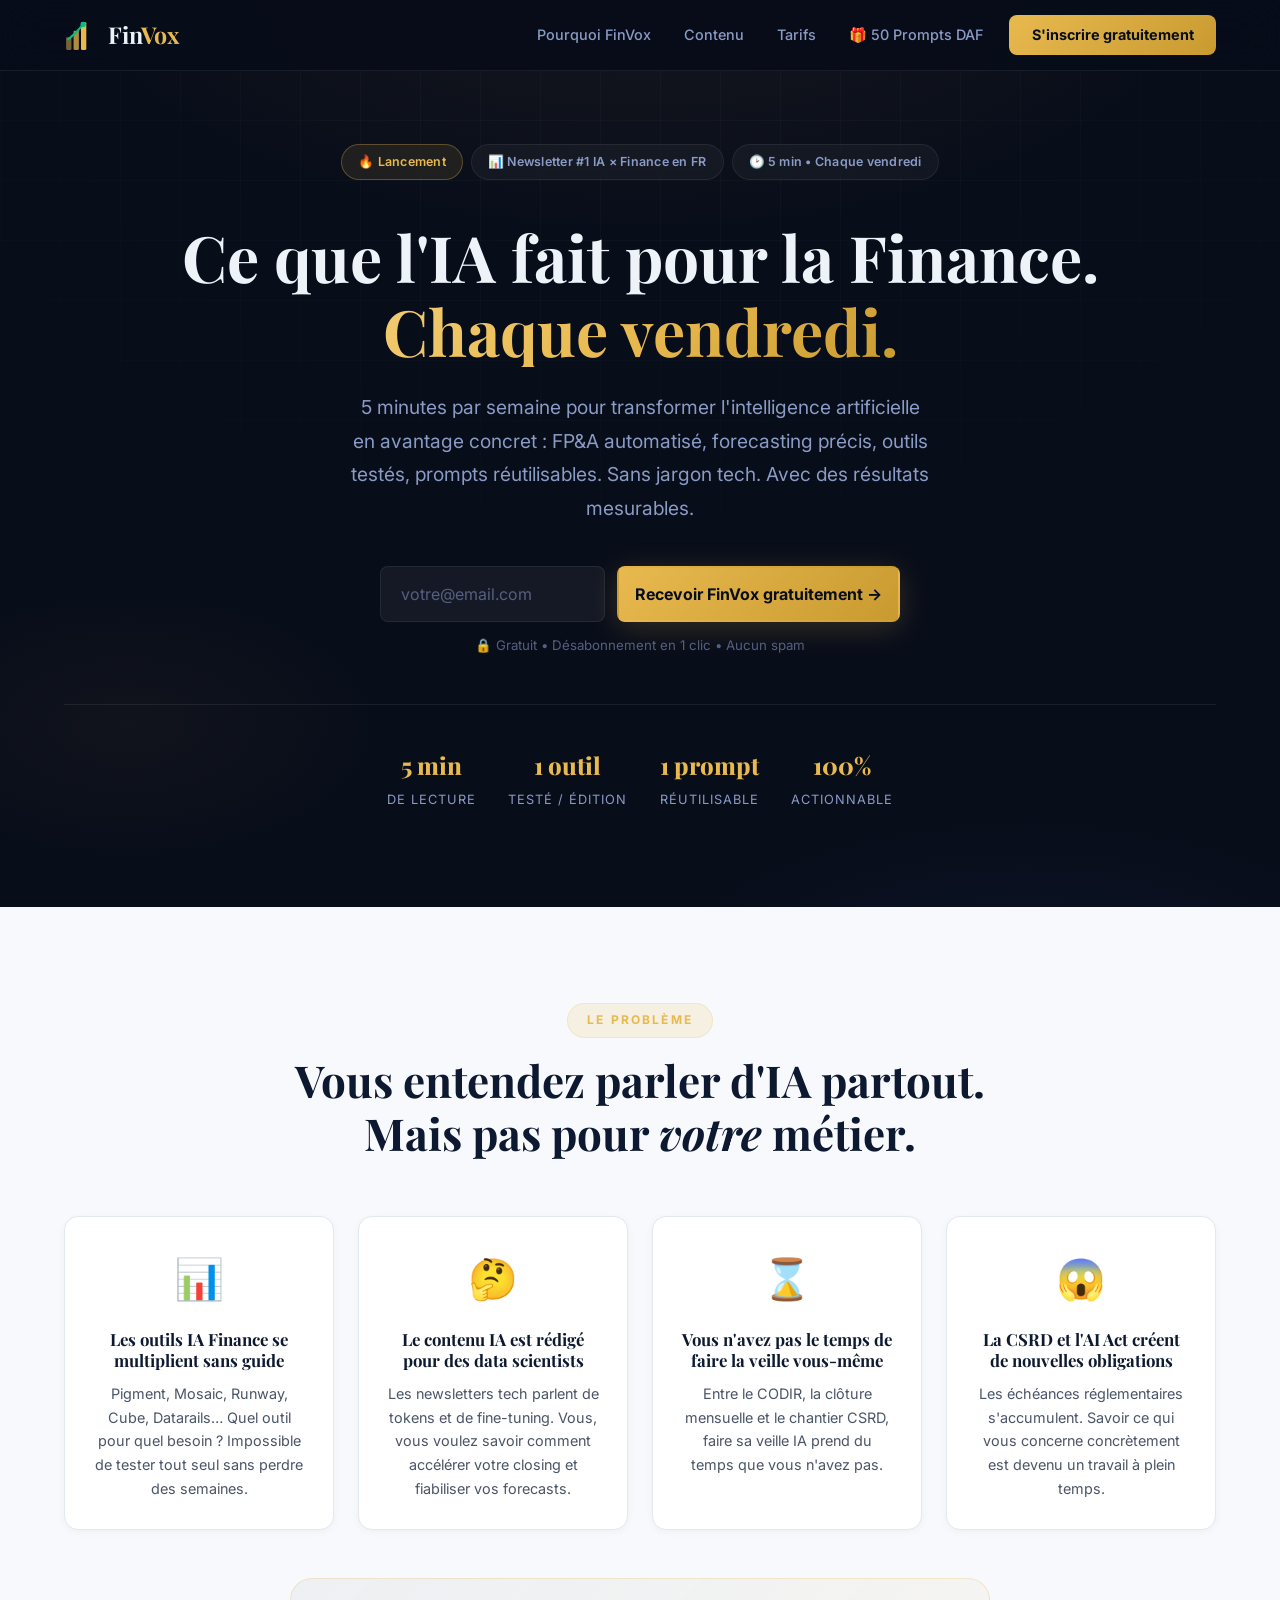
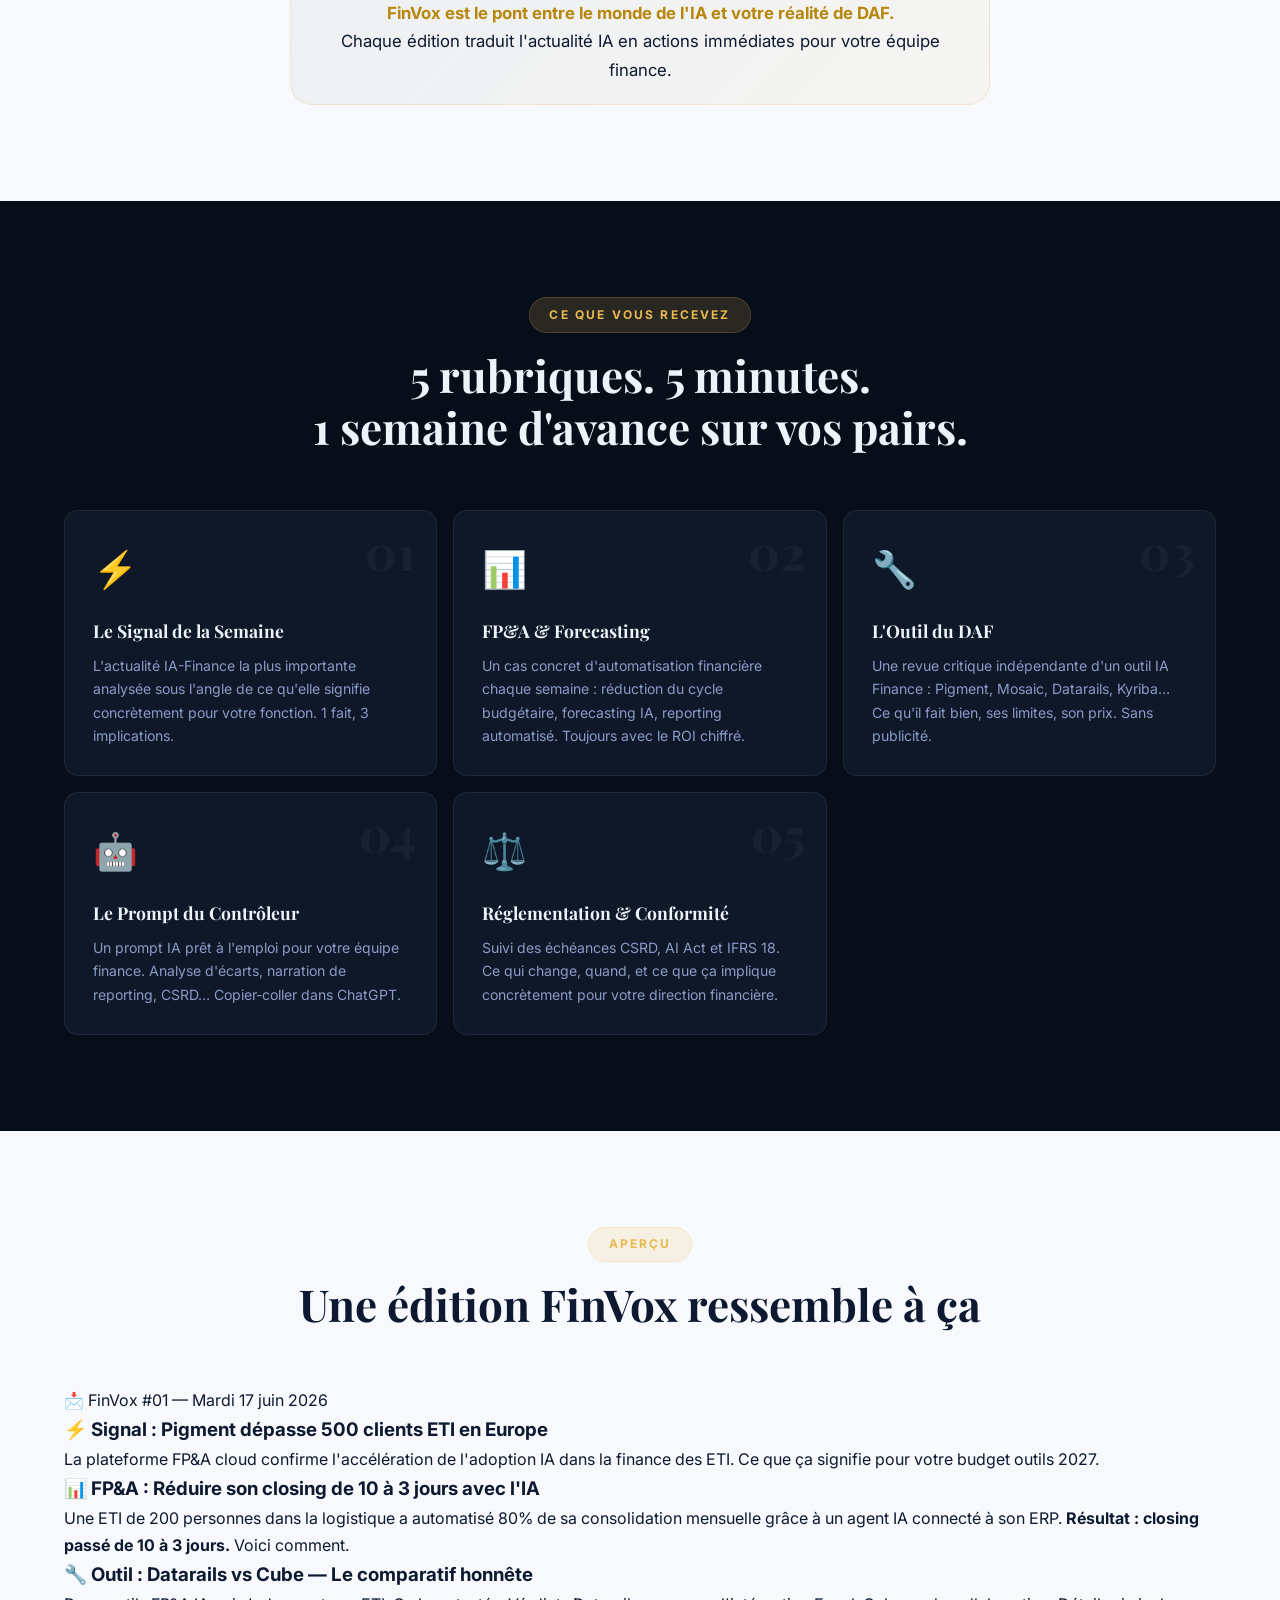
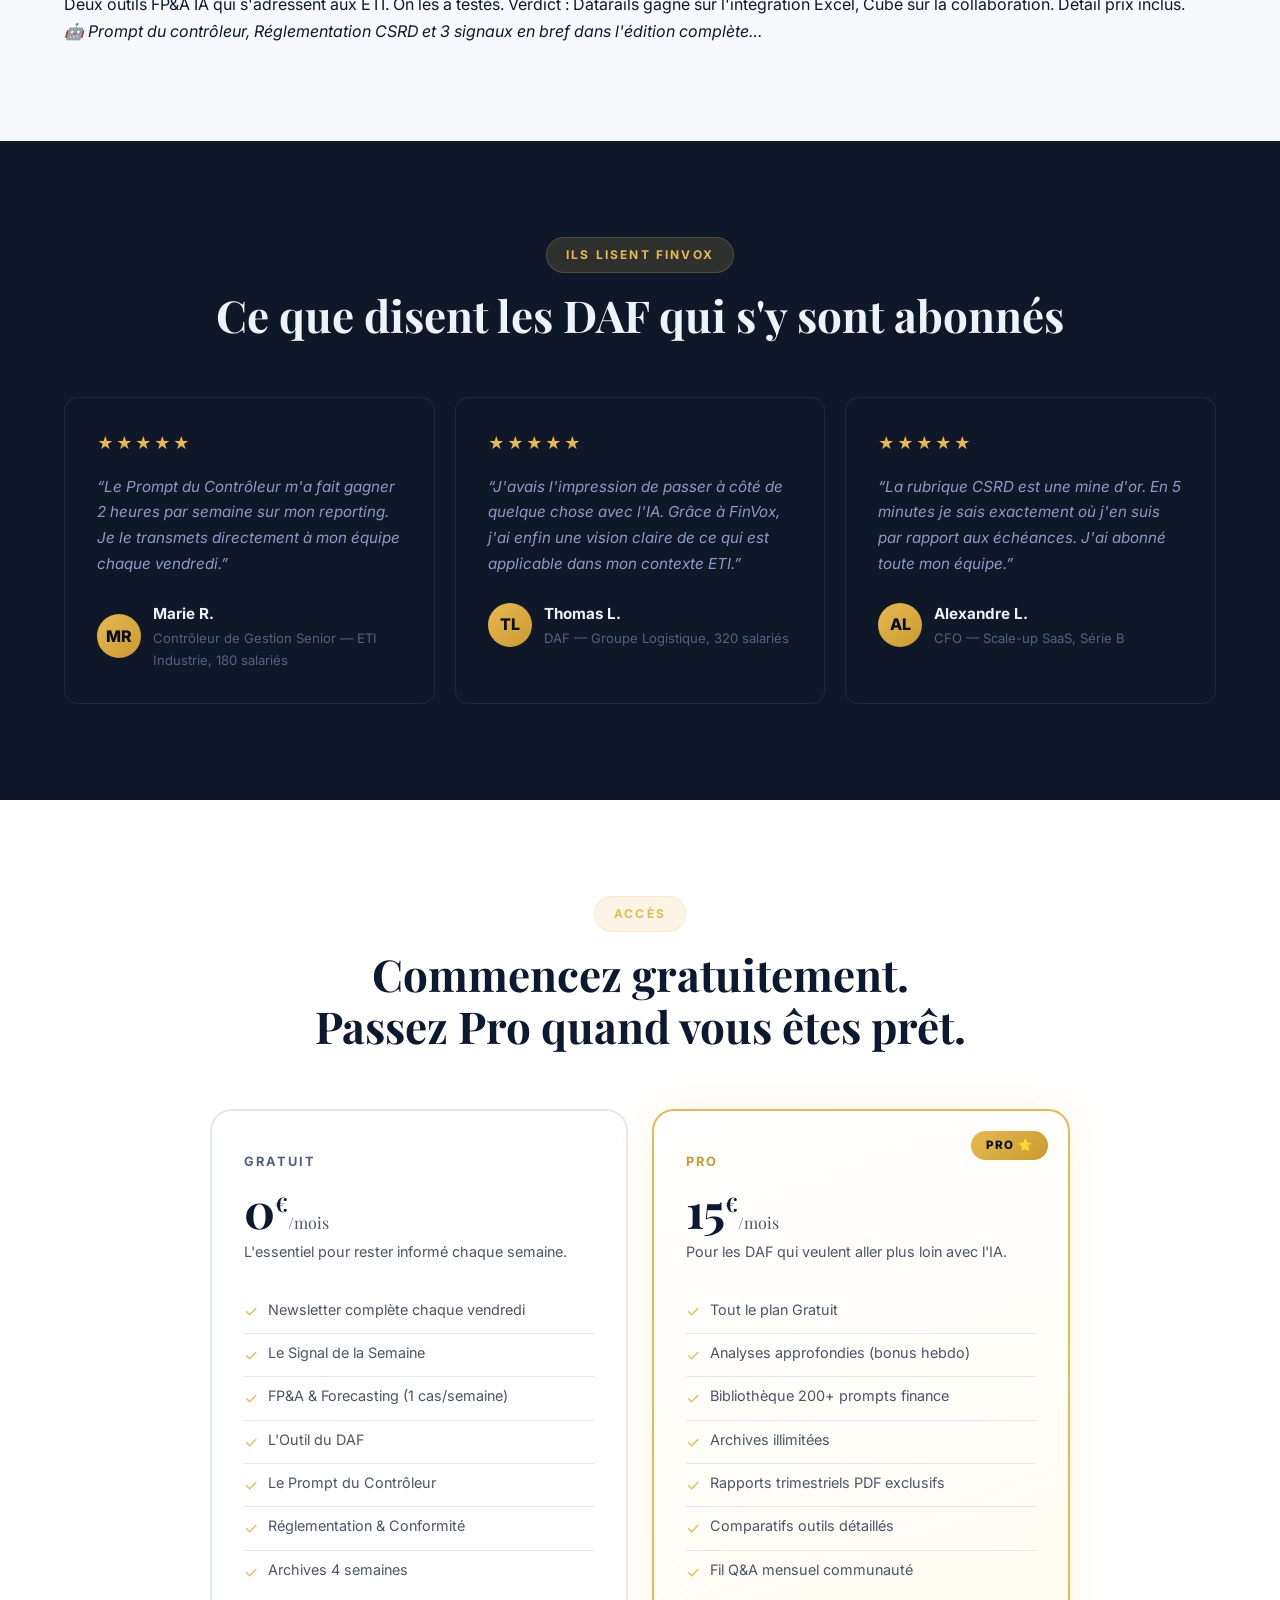
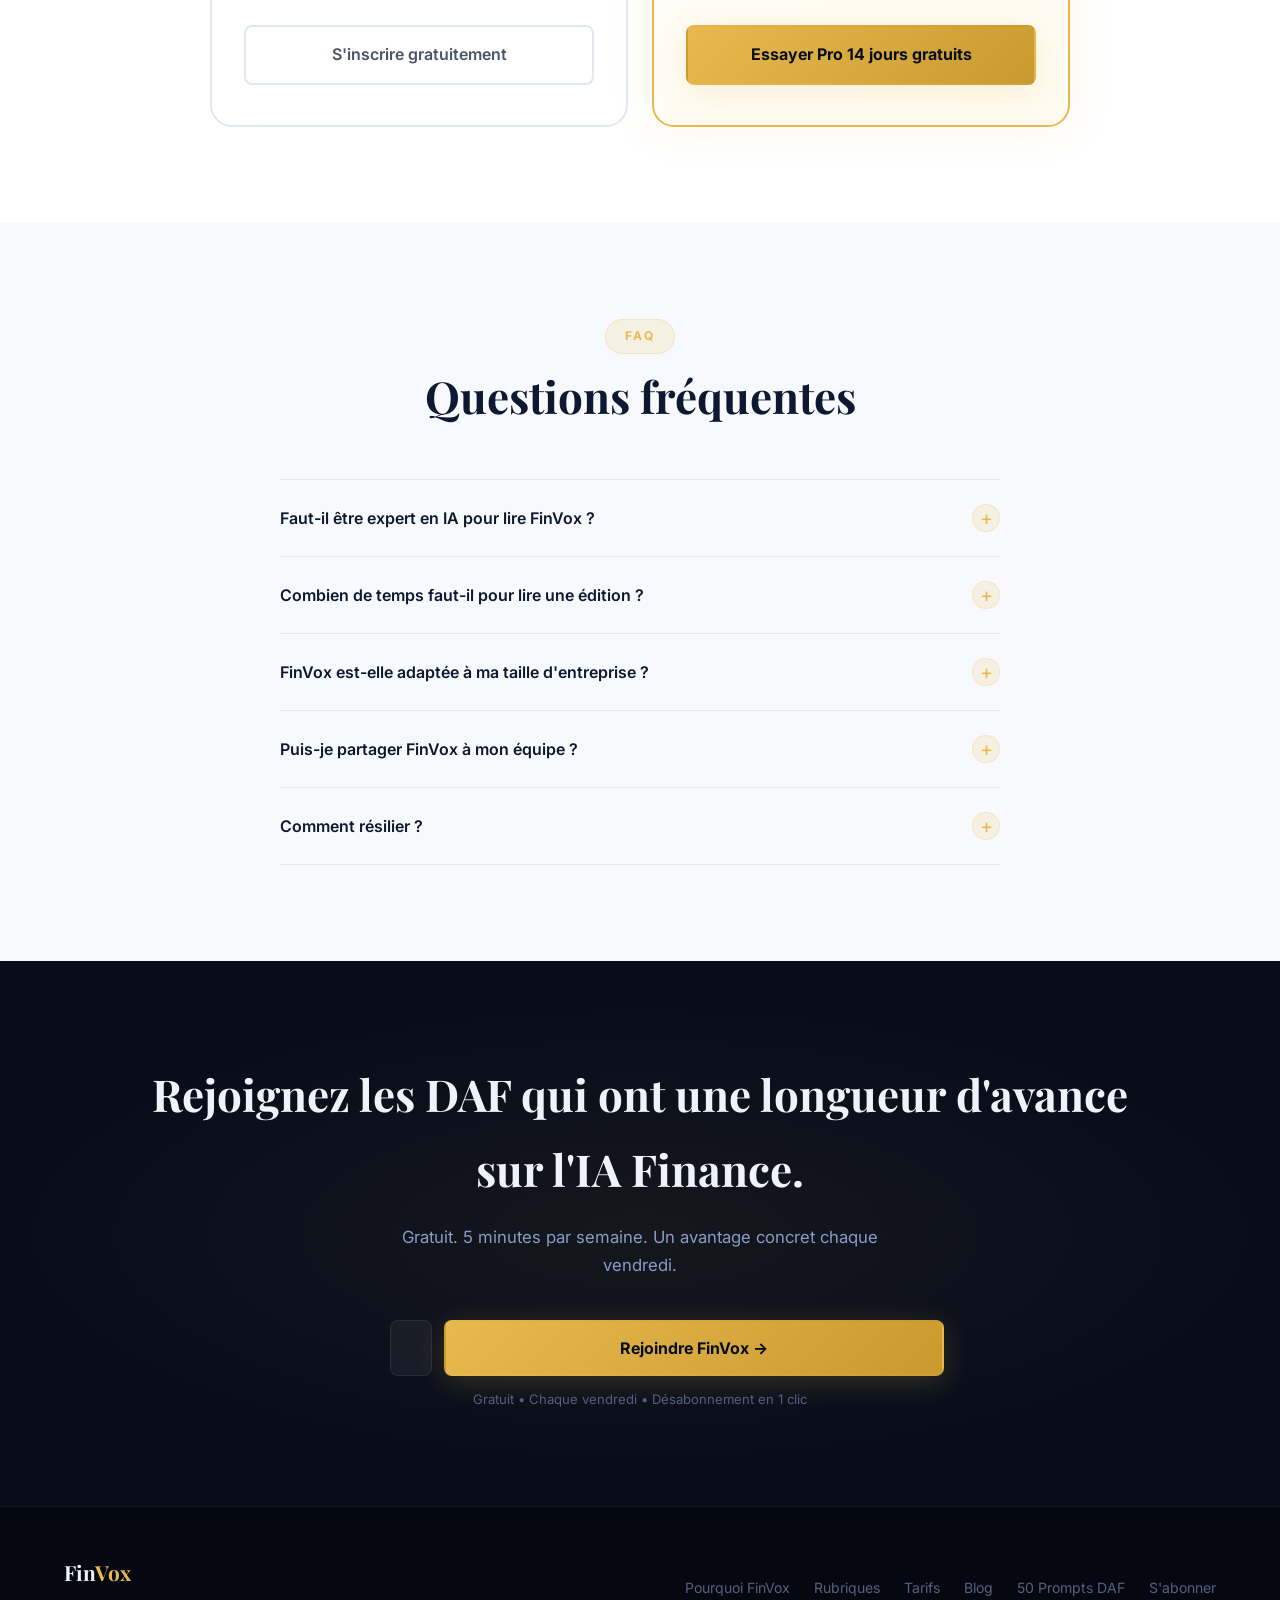
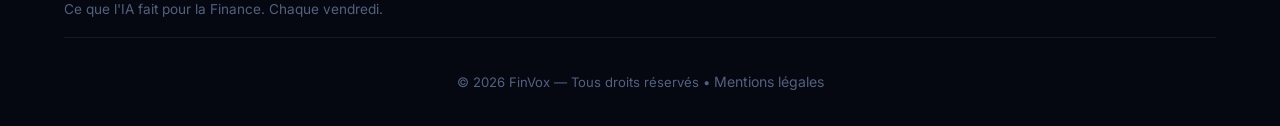
<file: index.html>
<!DOCTYPE html>
<html lang="fr">
<head>
    <meta charset="UTF-8">
    <meta name="viewport" content="width=device-width, initial-scale=1.0">
    <meta name="description" content="FinVox — La newsletter hebdomadaire qui traduit l'intelligence artificielle en avantages concrets pour les Directeurs Financiers. FP&A, forecasting, outils IA, CSRD. Chaque vendredi.">
    <meta name="keywords" content="IA finance, intelligence artificielle DAF, newsletter CFO, FP&A automatisé, forecasting IA, CSRD IA, outils IA directeur financier, prompt finance">
    <meta name="author" content="FinVox">
    <meta name="robots" content="index, follow">

    <!-- Open Graph -->
    <meta property="og:title" content="FinVox — L'IA au service de la Finance">
    <meta property="og:description" content="FP&A, forecasting, outils IA et prompts directement applicables à votre pratique financière. Chaque vendredi.">
    <meta property="og:type" content="website">
    <meta property="og:url" content="https://finvox.fr">
    <meta property="og:locale" content="fr_FR">

    <!-- Twitter Card -->
    <meta name="twitter:card" content="summary_large_image">
    <meta name="twitter:title" content="FinVox — L'IA au service de la Finance">
    <meta name="twitter:description" content="La newsletter francophone IA pour les Directeurs Financiers et CFO.">

    <title>FinVox — Ce que l'IA fait pour la Finance. Chaque vendredi.</title>

    <!-- Favicon -->
    <link rel="icon" type="image/svg+xml" href="assets/favicon.svg">

    <!-- Google Fonts -->
    <link rel="preconnect" href="https://fonts.googleapis.com">
    <link rel="preconnect" href="https://fonts.gstatic.com" crossorigin>
    <link href="https://fonts.googleapis.com/css2?family=Inter:wght@300;400;500;600;700;800&family=Playfair+Display:wght@600;700&display=swap" rel="stylesheet">

    <!-- Stylesheet -->
    <link rel="stylesheet" href="css/style.css">

    <!-- Structured Data -->
    <script type="application/ld+json">
    {
        "@context": "https://schema.org",
        "@type": "Product",
        "name": "FinVox",
        "description": "Newsletter hebdomadaire francophone sur l'IA pour les Directeurs Financiers et CFO",
        "brand": { "@type": "Brand", "name": "FinVox" },
        "offers": [
            { "@type": "Offer", "name": "FinVox Gratuit", "price": "0", "priceCurrency": "EUR" },
            { "@type": "Offer", "name": "FinVox Pro", "price": "15", "priceCurrency": "EUR" }
        ]
    }
    </script>
</head>
<body>

    <!-- ========== 1. HEADER / NAVIGATION ========== -->
    <header class="header" id="header">
        <nav class="nav container">
            <a href="#" class="nav__logo">
                <svg class="nav__logo-icon" viewBox="0 0 32 32" fill="none" xmlns="http://www.w3.org/2000/svg">
                    <rect x="2" y="18" width="5" height="12" rx="1" fill="currentColor" opacity="0.5"/>
                    <rect x="9" y="12" width="5" height="18" rx="1" fill="currentColor" opacity="0.75"/>
                    <rect x="16" y="4" width="5" height="26" rx="1" fill="currentColor"/>
                    <polyline points="4,20 11,14 18,6" stroke="#10b981" stroke-width="2" stroke-linecap="round" stroke-linejoin="round" fill="none"/>
                    <circle cx="18" cy="6" r="2.5" fill="#10b981"/>
                </svg>
                <span class="nav__logo-text">Fin<span class="nav__logo-accent">Vox</span></span>
            </a>

            <button class="nav__toggle" id="navToggle" aria-label="Menu">
                <span></span><span></span><span></span>
            </button>

            <ul class="nav__menu" id="navMenu">
                <li><a href="#avantages" class="nav__link">Pourquoi FinVox</a></li>
                <li><a href="#contenu" class="nav__link">Contenu</a></li>
                <li><a href="#tarifs" class="nav__link">Tarifs</a></li>
                <li><a href="guide-prompts.html" class="nav__link">&#127873; 50 Prompts DAF</a></li>
                <li><a href="https://finvox.beehiiv.com/subscribe" class="nav__link nav__cta">S&#39;inscrire gratuitement</a></li>
            </ul>
        </nav>
    </header>

    <main>

    <!-- ========== 2. HERO ========== -->
    <section class="hero" id="inscription">
        <div class="hero__bg-pattern"></div>
        <div class="hero__bg-grid"></div>
        <div class="container">
            <div class="hero__badges fade-in">
                <span class="badge badge--new">&#128293; Lancement</span>
                <span class="badge">&#128202; Newsletter #1 IA &times; Finance en FR</span>
                <span class="badge">&#128337; 5 min &bull; Chaque vendredi</span>
            </div>

            <h1 class="hero__title fade-in">
                Ce que l&#39;IA fait pour la Finance.<br>
                <span class="hero__title-accent">Chaque vendredi.</span>
            </h1>

            <p class="hero__subtitle fade-in">
                5 minutes par semaine pour transformer l&#39;intelligence artificielle en avantage concret&nbsp;:
                FP&amp;A automatis&eacute;, forecasting pr&eacute;cis, outils test&eacute;s, prompts r&eacute;utilisables.
                Sans jargon tech. Avec des r&eacute;sultats mesurables.
            </p>

            <form class="hero__form fade-in" action="https://finvox.beehiiv.com/subscribe" method="GET" target="_blank">
                <div class="hero__form-group">
                    <input type="email" name="email" placeholder="votre@email.com" class="hero__input" required>
                    <button type="submit" class="btn btn--gold hero__btn">Recevoir FinVox gratuitement &#8594;</button>
                </div>
                <p class="hero__form-note">&#128274; Gratuit &bull; D&eacute;sabonnement en 1 clic &bull; Aucun spam</p>
            </form>

            <div class="hero__stats fade-in">
                <div class="hero__stat"><strong>5 min</strong><span>de lecture</span></div>
                <div class="hero__stat"><strong>1 outil</strong><span>test&eacute; / &eacute;dition</span></div>
                <div class="hero__stat"><strong>1 prompt</strong><span>r&eacute;utilisable</span></div>
                <div class="hero__stat"><strong>100%</strong><span>actionnable</span></div>
            </div>
        </div>
    </section>

    <!-- ========== 3. PROBLEMES ========== -->
    <section class="problems" id="avantages">
        <div class="container">
            <div class="section-header">
                <span class="section-tag">Le probl&egrave;me</span>
                <h2 class="section-title">Vous entendez parler d&#39;IA partout.<br>Mais pas pour <em>votre</em> m&eacute;tier.</h2>
            </div>
            <div class="problems__grid">
                <div class="problem-card">
                    <div class="problem-card__icon">&#128202;</div>
                    <h3 class="problem-card__title">Les outils IA Finance se multiplient sans guide</h3>
                    <p class="problem-card__text">Pigment, Mosaic, Runway, Cube, Datarails&hellip; Quel outil pour quel besoin&nbsp;? Impossible de tester tout seul sans perdre des semaines.</p>
                </div>
                <div class="problem-card">
                    <div class="problem-card__icon">&#129300;</div>
                    <h3 class="problem-card__title">Le contenu IA est r&eacute;dig&eacute; pour des data scientists</h3>
                    <p class="problem-card__text">Les newsletters tech parlent de tokens et de fine-tuning. Vous, vous voulez savoir comment acc&eacute;l&eacute;rer votre closing et fiabiliser vos forecasts.</p>
                </div>
                <div class="problem-card">
                    <div class="problem-card__icon">&#8987;</div>
                    <h3 class="problem-card__title">Vous n&#39;avez pas le temps de faire la veille vous-m&ecirc;me</h3>
                    <p class="problem-card__text">Entre le CODIR, la cl&ocirc;ture mensuelle et le chantier CSRD, faire sa veille IA prend du temps que vous n&#39;avez pas.</p>
                </div>
                <div class="problem-card">
                    <div class="problem-card__icon">&#128561;</div>
                    <h3 class="problem-card__title">La CSRD et l&#39;AI Act cr&eacute;ent de nouvelles obligations</h3>
                    <p class="problem-card__text">Les &eacute;ch&eacute;ances r&eacute;glementaires s&#39;accumulent. Savoir ce qui vous concerne concr&egrave;tement est devenu un travail &agrave; plein temps.</p>
                </div>
            </div>
            <div class="problems__solution">
                <p><strong>FinVox est le pont entre le monde de l&#39;IA et votre r&eacute;alit&eacute; de DAF.</strong><br>
                Chaque &eacute;dition traduit l&#39;actualit&eacute; IA en actions imm&eacute;diates pour votre &eacute;quipe finance.</p>
            </div>
        </div>
    </section>

    <!-- ========== 4. RUBRIQUES ========== -->
    <section class="content-section" id="contenu">
        <div class="container">
            <div class="section-header">
                <span class="section-tag section-tag--dark">Ce que vous recevez</span>
                <h2 class="section-title section-title--dark">5 rubriques. 5 minutes.<br>1 semaine d&#39;avance sur vos pairs.</h2>
            </div>
            <div class="rubrics__grid">
                <div class="rubric-card">
                    <div class="rubric-card__num">01</div>
                    <div class="rubric-card__icon">&#9889;</div>
                    <h3 class="rubric-card__title">Le Signal de la Semaine</h3>
                    <p class="rubric-card__desc">L&#39;actualit&eacute; IA-Finance la plus importante analys&eacute;e sous l&#39;angle de ce qu&#39;elle signifie concr&egrave;tement pour votre fonction. 1 fait, 3 implications.</p>
                </div>
                <div class="rubric-card">
                    <div class="rubric-card__num">02</div>
                    <div class="rubric-card__icon">&#128202;</div>
                    <h3 class="rubric-card__title">FP&amp;A &amp; Forecasting</h3>
                    <p class="rubric-card__desc">Un cas concret d&#39;automatisation financi&egrave;re chaque semaine&nbsp;: r&eacute;duction du cycle budg&eacute;taire, forecasting IA, reporting automatis&eacute;. Toujours avec le ROI chiffr&eacute;.</p>
                </div>
                <div class="rubric-card">
                    <div class="rubric-card__num">03</div>
                    <div class="rubric-card__icon">&#128295;</div>
                    <h3 class="rubric-card__title">L&#39;Outil du DAF</h3>
                    <p class="rubric-card__desc">Une revue critique ind&eacute;pendante d&#39;un outil IA Finance&nbsp;: Pigment, Mosaic, Datarails, Kyriba&hellip; Ce qu&#39;il fait bien, ses limites, son prix. Sans publicit&eacute;.</p>
                </div>
                <div class="rubric-card">
                    <div class="rubric-card__num">04</div>
                    <div class="rubric-card__icon">&#129302;</div>
                    <h3 class="rubric-card__title">Le Prompt du Contr&ocirc;leur</h3>
                    <p class="rubric-card__desc">Un prompt IA pr&ecirc;t &agrave; l&#39;emploi pour votre &eacute;quipe finance. Analyse d&#39;&eacute;carts, narration de reporting, CSRD&hellip; Copier-coller dans ChatGPT.</p>
                </div>
                <div class="rubric-card">
                    <div class="rubric-card__num">05</div>
                    <div class="rubric-card__icon">&#9878;&#65039;</div>
                    <h3 class="rubric-card__title">R&eacute;glementation &amp; Conformit&eacute;</h3>
                    <p class="rubric-card__desc">Suivi des &eacute;ch&eacute;ances CSRD, AI Act et IFRS 18. Ce qui change, quand, et ce que &ccedil;a implique concr&egrave;tement pour votre direction financi&egrave;re.</p>
                </div>
            </div>
        </div>
    </section>

    <!-- ========== 5. PREVIEW ========== -->
    <section class="preview">
        <div class="container">
            <div class="section-header">
                <span class="section-tag">Aperçu</span>
                <h2 class="section-title">Une &eacute;dition FinVox ressemble &agrave; &ccedil;a</h2>
            </div>
            <div class="preview__card">
                <div class="preview__header">
                    <span>&#128233; FinVox #01 &mdash; Mardi 17 juin 2026</span>
                </div>
                <div class="preview__content">
                    <h3>&#9889; Signal : Pigment d&eacute;passe 500 clients ETI en Europe</h3>
                    <p>La plateforme FP&amp;A cloud confirme l&#39;acc&eacute;l&eacute;ration de l&#39;adoption IA dans la finance des ETI. Ce que &ccedil;a signifie pour votre budget outils 2027.</p>

                    <h3>&#128202; FP&amp;A : R&eacute;duire son closing de 10 &agrave; 3 jours avec l&#39;IA</h3>
                    <p>Une ETI de 200 personnes dans la logistique a automatis&eacute; 80% de sa consolidation mensuelle gr&acirc;ce &agrave; un agent IA connect&eacute; &agrave; son ERP. <strong>R&eacute;sultat&nbsp;: closing pass&eacute; de 10 &agrave; 3 jours.</strong> Voici comment.</p>

                    <h3>&#128295; Outil&nbsp;: Datarails vs Cube &mdash; Le comparatif honnête</h3>
                    <p>Deux outils FP&amp;A IA qui s&#39;adressent aux ETI. On les a test&eacute;s. V&eacute;rdict&nbsp;: Datarails gagne sur l&#39;int&eacute;gration Excel, Cube sur la collaboration. D&eacute;tail prix inclus.</p>

                    <div class="preview__cta">
                        <em>&#129302; Prompt du contr&ocirc;leur, R&eacute;glementation CSRD et 3 signaux en bref dans l&#39;&eacute;dition compl&egrave;te&hellip;</em>
                    </div>
                </div>
            </div>
        </div>
    </section>

    <!-- ========== 6. TÉMOIGNAGES ========== -->
    <section class="testimonials">
        <div class="container">
            <div class="section-header">
                <span class="section-tag section-tag--dark">Ils lisent FinVox</span>
                <h2 class="section-title section-title--dark">Ce que disent les DAF qui s&#39;y sont abonn&eacute;s</h2>
            </div>
            <div class="testimonials__grid">
                <div class="testimonial-card">
                    <div class="testimonial-stars">&#9733;&#9733;&#9733;&#9733;&#9733;</div>
                    <p class="testimonial-text">&#8220;Le Prompt du Contr&ocirc;leur m&#39;a fait gagner 2 heures par semaine sur mon reporting. Je le transmets directement &agrave; mon &eacute;quipe chaque vendredi.&#8221;</p>
                    <div class="testimonial-author">
                        <div class="testimonial-avatar">MR</div>
                        <div>
                            <div class="testimonial-name">Marie R.</div>
                            <div class="testimonial-role">Contr&ocirc;leur de Gestion Senior &mdash; ETI Industrie, 180 salari&eacute;s</div>
                        </div>
                    </div>
                </div>
                <div class="testimonial-card">
                    <div class="testimonial-stars">&#9733;&#9733;&#9733;&#9733;&#9733;</div>
                    <p class="testimonial-text">&#8220;J&#39;avais l&#39;impression de passer &agrave; c&ocirc;t&eacute; de quelque chose avec l&#39;IA. Gr&acirc;ce &agrave; FinVox, j&#39;ai enfin une vision claire de ce qui est applicable dans mon contexte ETI.&#8221;</p>
                    <div class="testimonial-author">
                        <div class="testimonial-avatar">TL</div>
                        <div>
                            <div class="testimonial-name">Thomas L.</div>
                            <div class="testimonial-role">DAF &mdash; Groupe Logistique, 320 salari&eacute;s</div>
                        </div>
                    </div>
                </div>
                <div class="testimonial-card">
                    <div class="testimonial-stars">&#9733;&#9733;&#9733;&#9733;&#9733;</div>
                    <p class="testimonial-text">&#8220;La rubrique CSRD est une mine d&#39;or. En 5 minutes je sais exactement o&ugrave; j&#39;en suis par rapport aux &eacute;ch&eacute;ances. J&#39;ai abonn&eacute; toute mon &eacute;quipe.&#8221;</p>
                    <div class="testimonial-author">
                        <div class="testimonial-avatar">AL</div>
                        <div>
                            <div class="testimonial-name">Alexandre L.</div>
                            <div class="testimonial-role">CFO &mdash; Scale-up SaaS, S&eacute;rie B</div>
                        </div>
                    </div>
                </div>
            </div>
        </div>
    </section>

    <!-- ========== 7. TARIFS ========== -->
    <section class="pricing" id="tarifs">
        <div class="container">
            <div class="section-header">
                <span class="section-tag">Acc&egrave;s</span>
                <h2 class="section-title">Commencez gratuitement.<br>Passez Pro quand vous &ecirc;tes pr&ecirc;t.</h2>
            </div>
            <div class="pricing__grid">
                <div class="pricing-card">
                    <div class="pricing-plan">Gratuit</div>
                    <div class="pricing-price">0<sup>&euro;</sup><span>/mois</span></div>
                    <p class="pricing-desc">L&#39;essentiel pour rester inform&eacute; chaque semaine.</p>
                    <ul class="pricing-features">
                        <li class="pricing-feature"><span class="pricing-feature-icon">&#10003;</span> Newsletter compl&egrave;te chaque vendredi</li>
                        <li class="pricing-feature"><span class="pricing-feature-icon">&#10003;</span> Le Signal de la Semaine</li>
                        <li class="pricing-feature"><span class="pricing-feature-icon">&#10003;</span> FP&amp;A &amp; Forecasting (1 cas/semaine)</li>
                        <li class="pricing-feature"><span class="pricing-feature-icon">&#10003;</span> L&#39;Outil du DAF</li>
                        <li class="pricing-feature"><span class="pricing-feature-icon">&#10003;</span> Le Prompt du Contr&ocirc;leur</li>
                        <li class="pricing-feature"><span class="pricing-feature-icon">&#10003;</span> R&eacute;glementation &amp; Conformit&eacute;</li>
                        <li class="pricing-feature"><span class="pricing-feature-icon">&#10003;</span> Archives 4 semaines</li>
                    </ul>
                    <a href="https://finvox.beehiiv.com/subscribe" class="btn btn--outline pricing-cta">S&#39;inscrire gratuitement</a>
                </div>
                <div class="pricing-card pricing-card--featured">
                    <div class="pricing-badge">Pro &#11088;</div>
                    <div class="pricing-plan">Pro</div>
                    <div class="pricing-price">15<sup>&euro;</sup><span>/mois</span></div>
                    <p class="pricing-desc">Pour les DAF qui veulent aller plus loin avec l&#39;IA.</p>
                    <ul class="pricing-features">
                        <li class="pricing-feature"><span class="pricing-feature-icon">&#10003;</span> Tout le plan Gratuit</li>
                        <li class="pricing-feature"><span class="pricing-feature-icon">&#10003;</span> Analyses approfondies (bonus hebdo)</li>
                        <li class="pricing-feature"><span class="pricing-feature-icon">&#10003;</span> Biblioth&egrave;que 200+ prompts finance</li>
                        <li class="pricing-feature"><span class="pricing-feature-icon">&#10003;</span> Archives illimit&eacute;es</li>
                        <li class="pricing-feature"><span class="pricing-feature-icon">&#10003;</span> Rapports trimestriels PDF exclusifs</li>
                        <li class="pricing-feature"><span class="pricing-feature-icon">&#10003;</span> Comparatifs outils d&eacute;taill&eacute;s</li>
                        <li class="pricing-feature"><span class="pricing-feature-icon">&#10003;</span> Fil Q&amp;A mensuel communaut&eacute;</li>
                    </ul>
                    <a href="https://finvox.beehiiv.com/subscribe" class="btn btn--gold pricing-cta">Essayer Pro 14 jours gratuits</a>
                </div>
            </div>
        </div>
    </section>

    <!-- ========== 8. FAQ ========== -->
    <section class="faq">
        <div class="container">
            <div class="section-header">
                <span class="section-tag">FAQ</span>
                <h2 class="section-title">Questions fr&eacute;quentes</h2>
            </div>
            <div class="faq__list">
                <div class="faq-item">
                    <div class="faq-question">
                        <h3>Faut-il &ecirc;tre expert en IA pour lire FinVox&nbsp;?</h3>
                        <span class="faq-icon">+</span>
                    </div>
                    <p class="faq-answer">Non. FinVox est &eacute;crite pour des professionnels de la finance, pas des data scientists. Aucun jargon technique &mdash; uniquement ce qui est applicable directement dans votre travail quotidien.</p>
                </div>
                <div class="faq-item">
                    <div class="faq-question">
                        <h3>Combien de temps faut-il pour lire une &eacute;dition&nbsp;?</h3>
                        <span class="faq-icon">+</span>
                    </div>
                    <p class="faq-answer">5 minutes. Chaque &eacute;dition est con&ccedil;ue pour &ecirc;tre lue pendant votre caf&eacute; du vendredi matin. Les rubriques sont ind&eacute;pendantes&nbsp;: vous pouvez n&#39;en lire qu&#39;une si vous manquez de temps.</p>
                </div>
                <div class="faq-item">
                    <div class="faq-question">
                        <h3>FinVox est-elle adapt&eacute;e &agrave; ma taille d&#39;entreprise&nbsp;?</h3>
                        <span class="faq-icon">+</span>
                    </div>
                    <p class="faq-answer">FinVox cible les DAF, CFO et Contr&ocirc;leurs de Gestion d&#39;ETI et scale-ups (50&ndash;500 salari&eacute;s). Les cas concrets et outils pr&eacute;sent&eacute;s sont s&eacute;lectionn&eacute;s pour ce contexte, pas pour les grands groupes CAC 40.</p>
                </div>
                <div class="faq-item">
                    <div class="faq-question">
                        <h3>Puis-je partager FinVox &agrave; mon &eacute;quipe&nbsp;?</h3>
                        <span class="faq-icon">+</span>
                    </div>
                    <p class="faq-answer">Absolument &mdash; c&#39;est m&ecirc;me recommand&eacute;. Abonnez les membres de votre &eacute;quipe individuellement pour qu&#39;ils b&eacute;n&eacute;ficient de l&#39;acc&egrave;s complet.</p>
                </div>
                <div class="faq-item">
                    <div class="faq-question">
                        <h3>Comment r&eacute;silier&nbsp;?</h3>
                        <span class="faq-icon">+</span>
                    </div>
                    <p class="faq-answer">En 1 clic depuis n&#39;importe quelle &eacute;dition. Aucune question pos&eacute;e, aucun formulaire &agrave; remplir.</p>
                </div>
            </div>
        </div>
    </section>

    <!-- ========== 9. CTA FINAL ========== -->
    <section class="cta-final">
        <div class="container">
            <h2 class="cta-final__title">
                Rejoignez les DAF qui ont une longueur d&#39;avance<br>sur l&#39;IA Finance.
            </h2>
            <p class="cta-final__subtitle">Gratuit. 5 minutes par semaine. Un avantage concret chaque vendredi.</p>
            <div class="cta-final__form">
                <form action="https://finvox.beehiiv.com/subscribe" method="GET" target="_blank">
                    <div class="hero__form-group">
                        <input type="email" name="email" placeholder="votre@email.com" class="hero__input" required>
                        <button type="submit" class="btn btn--gold hero__btn">Rejoindre FinVox &#8594;</button>
                    </div>
                    <p class="cta-final__note">Gratuit &bull; Chaque vendredi &bull; D&eacute;sabonnement en 1 clic</p>
                </form>
            </div>
        </div>
    </section>

    </main>

    <!-- ========== FOOTER ========== -->
    <footer class="footer">
        <div class="container">
            <div class="footer__inner">
                <div class="footer__brand">
                    <div class="footer__logo">Fin<span>Vox</span></div>
                    <div class="footer__tagline">Ce que l&#39;IA fait pour la Finance. Chaque vendredi.</div>
                </div>
                <div class="footer__links">
                    <a href="#avantages" class="footer__link">Pourquoi FinVox</a>
                    <a href="#contenu" class="footer__link">Rubriques</a>
                    <a href="#tarifs" class="footer__link">Tarifs</a>
                    <a href="blog.html" class="footer__link">Blog</a>
                    <a href="guide-prompts.html" class="footer__link">50 Prompts DAF</a>
                    <a href="https://finvox.beehiiv.com/subscribe" class="footer__link">S&#39;abonner</a>
                </div>
            </div>
            <div class="footer__copy">&copy; 2026 FinVox &mdash; Tous droits r&eacute;serv&eacute;s &bull; <a href="#" class="footer__link">Mentions l&eacute;gales</a></div>
        </div>
    </footer>

    <script src="js/main.js"></script>
</body>
</html>
</file>
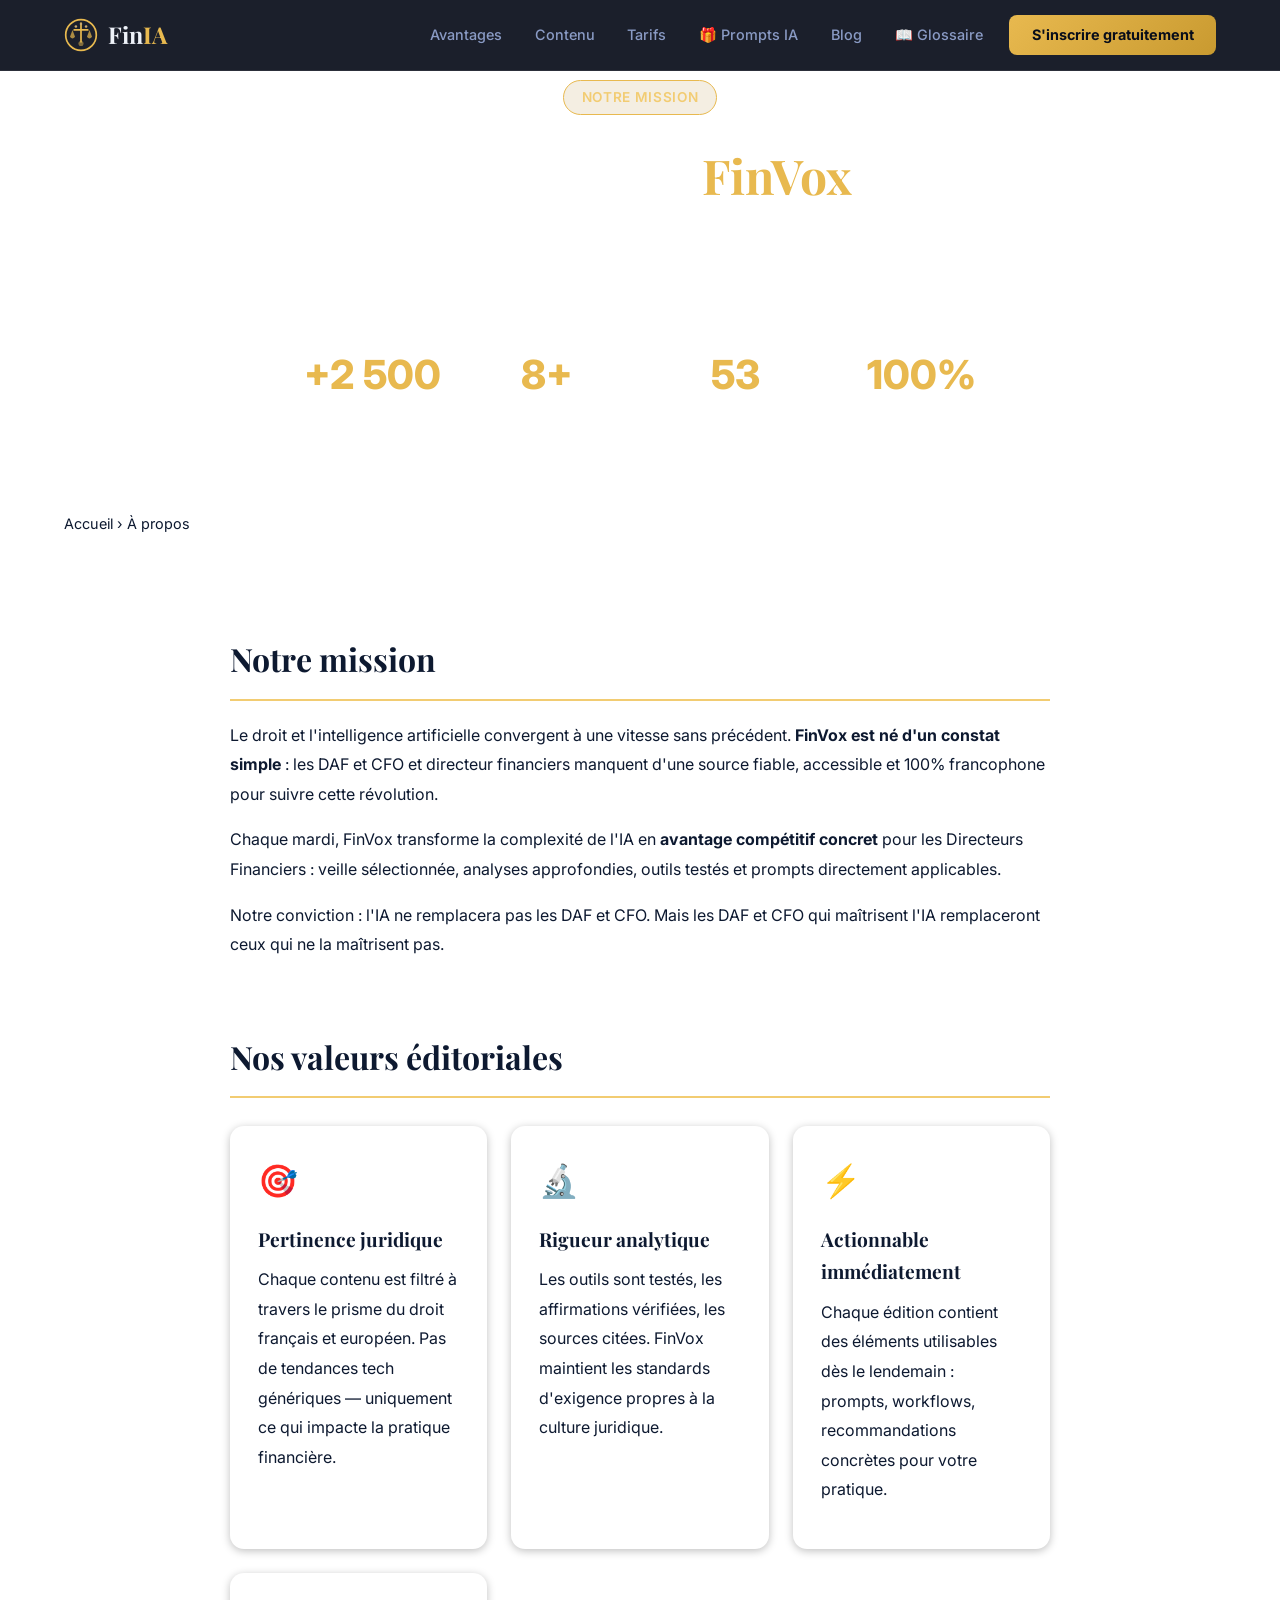
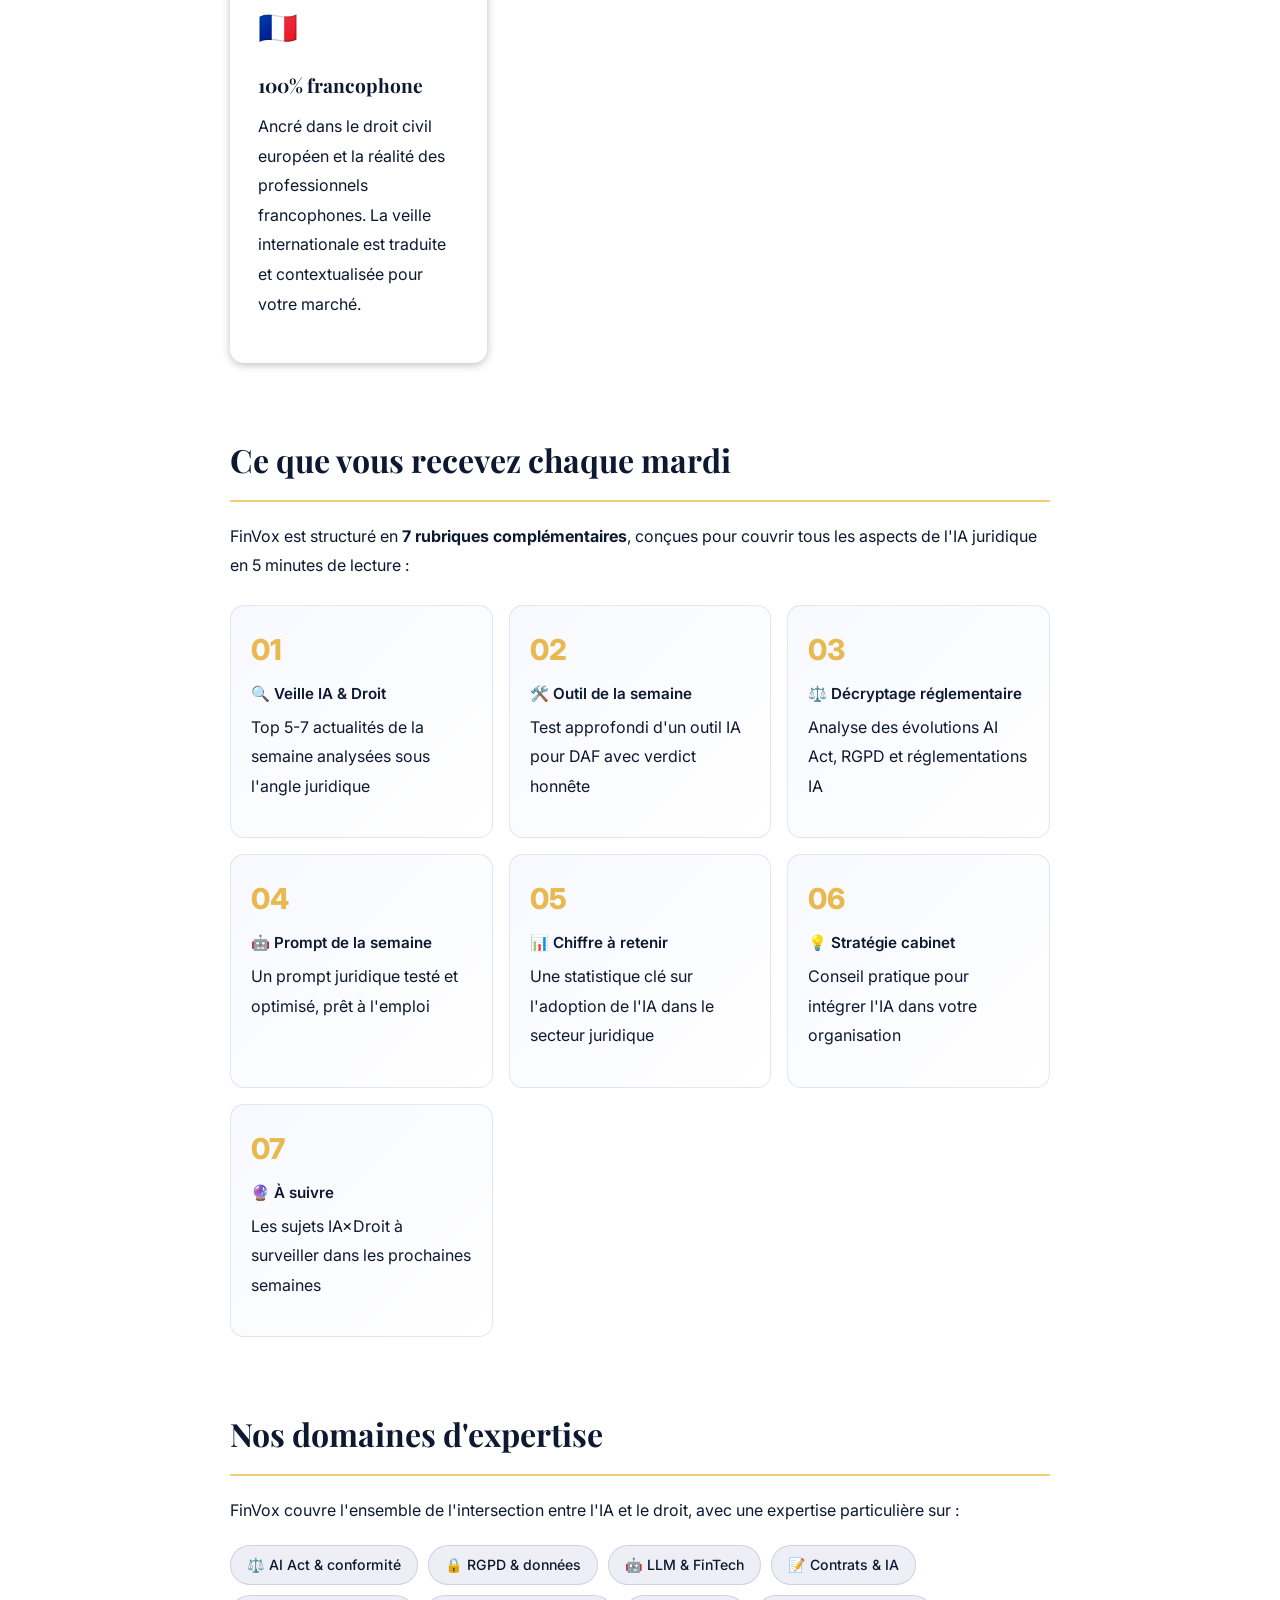
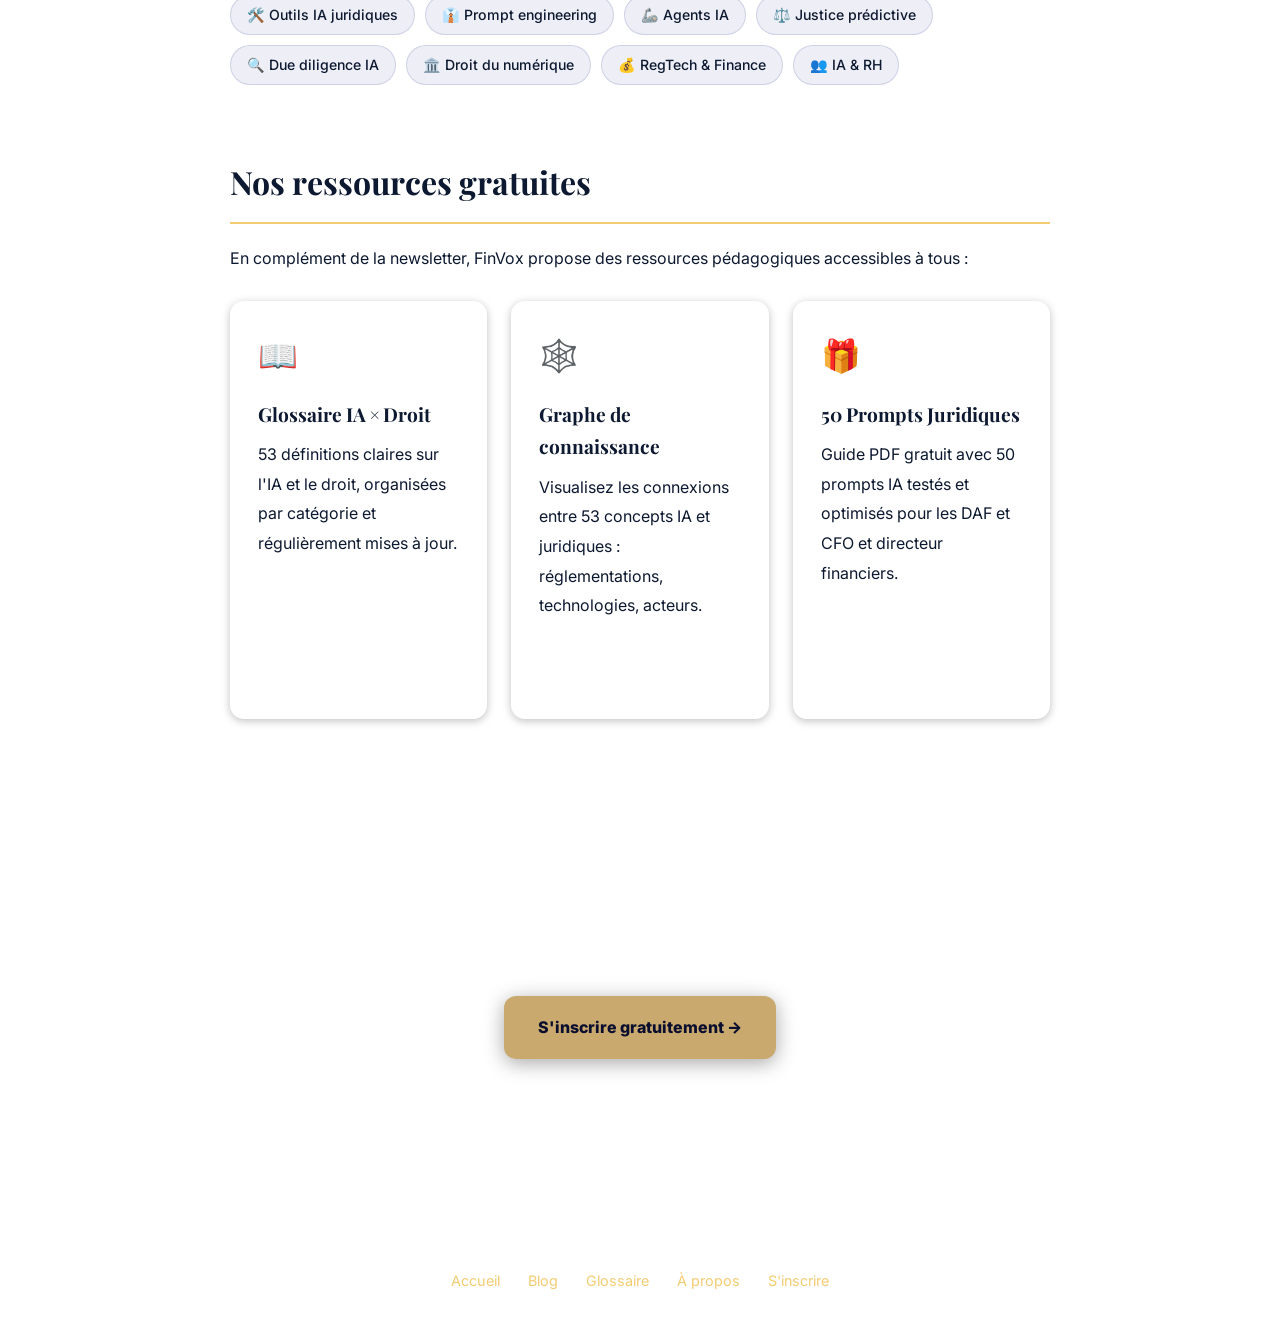
<file: a-propos/index.html>
<!DOCTYPE html>
<html lang="fr">
<head>
    <meta charset="UTF-8">
    <meta name="viewport" content="width=device-width, initial-scale=1.0">
    <title>À propos de FinVox — Newsletter IA pour Directeurs Financiers | FinVox</title>
    <meta name="description" content="FinVox est la newsletter francophone de référence sur l'IA pour les Directeurs Financiers. Découvrez notre mission, notre équipe et pourquoi +des centaines de DAF nous font confiance.">
    <meta name="keywords" content="FinVox newsletter, IA DAF et CFO, intelligence artificielle droit, newsletter directeur financier, FinTech France">
    <meta name="robots" content="index, follow">
    <meta property="og:title" content="À propos de FinVox — Newsletter IA pour Directeurs Financiers">
    <meta property="og:description" content="FinVox est la newsletter francophone de référence sur l'IA pour les Directeurs Financiers. +des centaines de DAF abonnés.">
    <meta property="og:type" content="website">
    <meta property="og:url" content="https://finvox.fr/a-propos/">
    <meta property="og:image" content="https://finvox.fr/assets/logo-publication.png">
    <meta property="og:locale" content="fr_FR">
    <meta name="twitter:card" content="summary_large_image">
    <meta name="twitter:title" content="À propos de FinVox">
    <meta name="twitter:description" content="La newsletter francophone IA pour les Directeurs Financiers. +des centaines de DAF abonnés.">
    <meta name="twitter:image" content="https://finvox.fr/assets/logo-publication.png">
    <link rel="canonical" href="https://finvox.fr/a-propos/">
    <link rel="icon" type="image/svg+xml" href="../assets/favicon.svg">
    <link rel="preconnect" href="https://fonts.googleapis.com">
    <link rel="preconnect" href="https://fonts.gstatic.com" crossorigin>
    <link href="https://fonts.googleapis.com/css2?family=Inter:wght@300;400;500;600;700;800&family=Playfair+Display:wght@600;700&display=swap" rel="stylesheet">
    <link rel="stylesheet" href="../css/style.css">
    <script type="application/ld+json">{"@context": "https://schema.org", "@type": "Person", "name": "L'équipe FinVox", "url": "https://finvox.fr/a-propos/", "jobTitle": "Rédacteur en chef, FinVox", "description": "Équipe de Directeurs Financiers et de l'IA spécialisée dans la veille, l'analyse et la vulgarisation de l'intelligence artificielle pour les DAF et CFO francophones.", "knowsAbout": ["Intelligence artificielle juridique", "AI Act", "RGPD", "Legal tech", "Prompt engineering juridique", "Droit des données", "Automatisation juridique", "LLM et droit"], "worksFor": {"@type": "Organization", "name": "FinVox", "url": "https://finvox.fr"}, "sameAs": ["https://www.linkedin.com/company/finvox"]}</script>
<script type="application/ld+json">{"@context": "https://schema.org", "@type": "Organization", "name": "FinVox", "url": "https://finvox.fr", "logo": "https://finvox.fr/assets/logo-finvox.png", "image": "https://finvox.fr/assets/logo-publication.png", "description": "FinVox est la newsletter hebdomadaire francophone de référence sur l'intelligence artificielle pour les Directeurs Financiers. Veille, outils, prompts et stratégies IA chaque mardi.", "foundingDate": "2026", "inLanguage": "fr-FR", "audience": {"@type": "Audience", "audienceType": "Professionnels du droit, directeur financiers, DAF et CFO, compliance officers"}, "knowsAbout": ["Intelligence artificielle", "Droit", "Legal tech", "AI Act", "RGPD", "LLM", "Prompt engineering", "Automatisation juridique"], "sameAs": ["https://www.linkedin.com/company/finvox", "https://finvox.beehiiv.com"], "contactPoint": {"@type": "ContactPoint", "contactType": "customer support", "email": "contact@finvox.fr"}}</script>
<script type="application/ld+json">{"@context": "https://schema.org", "@type": "BreadcrumbList", "itemListElement": [{"@type": "ListItem", "position": 1, "name": "Accueil", "item": "https://finvox.fr/"}, {"@type": "ListItem", "position": 2, "name": "À propos", "item": "https://finvox.fr/a-propos/"}]}</script>

    <script async src="https://www.googletagmanager.com/gtag/js?id=G-X6Y0B8BXME"></script><script>window.dataLayer=window.dataLayer||[];function gtag(){dataLayer.push(arguments);}gtag('js',new Date());gtag('config','G-X6Y0B8BXME');</script>
    <style>
        .about-hero { background: linear-gradient(135deg, var(--navy) 0%, var(--navy-dark) 100%); padding: 80px 0 60px; text-align: center; color: var(--white); }
        .about-hero__tag { display: inline-block; background: rgba(201,169,110,.2); color: var(--gold-light); border: 1px solid var(--gold); border-radius: 20px; padding: 5px 18px; font-size: .85rem; font-weight: 600; letter-spacing: .05em; text-transform: uppercase; margin-bottom: 20px; }
        .about-hero__title { font-family: var(--font-heading); font-size: clamp(2rem,5vw,3rem); color: var(--white); margin-bottom: 16px; }
        .about-hero__title span { color: var(--gold); }
        .about-hero__subtitle { font-size: 1.1rem; color: rgba(255,255,255,.75); max-width: 580px; margin: 0 auto; }
        .about-stats { display: flex; justify-content: center; gap: 48px; flex-wrap: wrap; margin-top: 48px; }
        .about-stat__num { font-size: 2.5rem; font-weight: 800; color: var(--gold); display: block; }
        .about-stat__label { font-size: .9rem; color: rgba(255,255,255,.65); }
        .about-content { max-width: 860px; margin: 0 auto; padding: 80px 20px; }
        .about-section { margin-bottom: 70px; }
        .about-section h2 { font-family: var(--font-heading); font-size: 2rem; color: var(--navy); margin-bottom: 20px; padding-bottom: 12px; border-bottom: 2px solid var(--gold-light); }
        .about-section p { font-size: 1rem; color: var(--gray-700); line-height: 1.85; margin-bottom: 16px; }
        .about-section p strong { color: var(--navy); }
        .about-values { display: grid; grid-template-columns: repeat(auto-fit, minmax(240px, 1fr)); gap: 24px; margin-top: 28px; }
        .value-card { background: var(--white); border: 1px solid var(--gray-200); border-radius: var(--radius-md); padding: 28px; box-shadow: var(--shadow-sm); transition: all var(--ease); }
        .value-card:hover { transform: translateY(-4px); box-shadow: var(--shadow-md); border-color: var(--gold-light); }
        .value-card__icon { font-size: 2rem; margin-bottom: 14px; }
        .value-card__title { font-family: var(--font-heading); font-size: 1.2rem; color: var(--navy); margin-bottom: 10px; }
        .value-card__desc { font-size: .9rem; color: var(--gray-600); line-height: 1.7; }
        .about-rubriques { display: grid; grid-template-columns: repeat(auto-fit, minmax(200px, 1fr)); gap: 16px; margin-top: 24px; }
        .rubrique-item { background: linear-gradient(135deg, #f8f9ff, #fff); border: 1px solid rgba(26,35,126,.1); border-radius: var(--radius-md); padding: 20px; }
        .rubrique-item__num { font-size: 1.8rem; font-weight: 800; color: var(--gold); display: block; margin-bottom: 6px; }
        .rubrique-item__title { font-size: .95rem; font-weight: 600; color: var(--navy); margin-bottom: 6px; }
        .rubrique-item__desc { font-size: .85rem; color: var(--gray-600); line-height: 1.6; }
        .about-cta { background: linear-gradient(135deg, var(--navy), var(--navy-dark)); border-radius: var(--radius-lg); padding: 56px 40px; text-align: center; color: var(--white); }
        .about-cta h2 { font-family: var(--font-heading); font-size: 2rem; margin-bottom: 14px; }
        .about-cta p { color: rgba(255,255,255,.75); margin-bottom: 28px; font-size: 1rem; }
        .about-breadcrumb { padding: 16px 0; color: var(--gray-500); font-size: .9rem; }
        .about-breadcrumb a { color: var(--navy); text-decoration: none; }
        .about-breadcrumb a:hover { text-decoration: underline; }
        .about-expertise { display: flex; flex-wrap: wrap; gap: 10px; margin-top: 20px; }
        .expertise-tag { padding: 7px 16px; background: rgba(26,35,126,.07); color: var(--navy); border: 1px solid rgba(26,35,126,.15); border-radius: 20px; font-size: .88rem; font-weight: 500; }
    </style>
</head>
<body>
    <!-- HEADER -->
    <header class="header" id="header">
        <nav class="nav container">
            <a href="../index.html" class="nav__logo">
                <svg class="nav__logo-icon" fill="none" viewbox="0 0 40 40" xmlns="http://www.w3.org/2000/svg">
<circle cx="20" cy="20" fill="none" r="18" stroke="currentColor" stroke-width="2"></circle>
<path d="M20 6 L20 28" stroke="currentColor" stroke-linecap="round" stroke-width="2"></path>
<path d="M12 14 L28 14" stroke="currentColor" stroke-linecap="round" stroke-width="2"></path>
<path d="M10 14 L7 22 Q10 26 13 22 Z" fill="currentColor" opacity="0.7"></path>
<path d="M30 14 L27 22 Q30 26 33 22 Z" fill="currentColor" opacity="0.7"></path>
<circle cx="20" cy="30" fill="currentColor" opacity="0.5" r="3"></circle>
<circle cx="14" cy="10" fill="#c9a96e" r="1.5"></circle>
<circle cx="26" cy="10" fill="#c9a96e" r="1.5"></circle>
<circle cx="20" cy="7" fill="#c9a96e" r="1.5"></circle>
</svg>
                <span class="nav__logo-text">Fin<span class="nav__logo-accent">IA</span></span>
            </a>
            <button class="nav__toggle" id="navToggle" aria-label="Menu"><span></span><span></span><span></span></button>
            <ul class="nav__menu" id="navMenu">
                <li><a href="../index.html#avantages" class="nav__link">Avantages</a></li>
                <li><a href="../index.html#contenu" class="nav__link">Contenu</a></li>
                <li><a href="../index.html#tarifs" class="nav__link">Tarifs</a></li>
                <li><a href="../guide-prompts.html" class="nav__link">🎁 Prompts IA</a></li>
                <li><a href="../blog.html" class="nav__link">Blog</a></li>
                <li><a href="../glossaire/" class="nav__link">📖 Glossaire</a></li>
                <li><a href="https://finvox.beehiiv.com/subscribe" class="nav__link nav__cta">S&apos;inscrire gratuitement</a></li>
            </ul>
        </nav>
    </header>

    <!-- HERO -->
    <section class="about-hero">
        <div class="container">
            <span class="about-hero__tag">Notre mission</span>
            <h1 class="about-hero__title">À propos de <span>FinVox</span></h1>
            <p class="about-hero__subtitle">La newsletter francophone de référence sur l&apos;intelligence artificielle pour les Directeurs Financiers.</p>
            <div class="about-stats">
                <div class="about-stat"><span class="about-stat__num">+2 500</span><span class="about-stat__label">Juristes abonnés</span></div>
                <div class="about-stat"><span class="about-stat__num">8+</span><span class="about-stat__label">Éditions publiées</span></div>
                <div class="about-stat"><span class="about-stat__num">53</span><span class="about-stat__label">Termes dans le glossaire</span></div>
                <div class="about-stat"><span class="about-stat__num">100%</span><span class="about-stat__label">Francophone</span></div>
            </div>
        </div>
    </section>

    <main>
        <div class="container">
            <nav class="about-breadcrumb"><a href="../index.html">Accueil</a> &rsaquo; <span>À propos</span></nav>
        </div>
        <div class="about-content">

            <!-- MISSION -->
            <section class="about-section">
                <h2>Notre mission</h2>
                <p>Le droit et l&apos;intelligence artificielle convergent à une vitesse sans précédent. <strong>FinVox est né d&apos;un constat simple</strong> : les DAF et CFO et directeur financiers manquent d&apos;une source fiable, accessible et 100% francophone pour suivre cette révolution.</p>
                <p>Chaque mardi, FinVox transforme la complexité de l&apos;IA en <strong>avantage compétitif concret</strong> pour les Directeurs Financiers : veille sélectionnée, analyses approfondies, outils testés et prompts directement applicables.</p>
                <p>Notre conviction : l&apos;IA ne remplacera pas les DAF et CFO. Mais les DAF et CFO qui maîtrisent l&apos;IA remplaceront ceux qui ne la maîtrisent pas.</p>
            </section>

            <!-- VALEURS -->
            <section class="about-section">
                <h2>Nos valeurs éditoriales</h2>
                <div class="about-values">
                    <div class="value-card">
                        <div class="value-card__icon">🎯</div>
                        <h3 class="value-card__title">Pertinence juridique</h3>
                        <p class="value-card__desc">Chaque contenu est filtré à travers le prisme du droit français et européen. Pas de tendances tech génériques — uniquement ce qui impacte la pratique financière.</p>
                    </div>
                    <div class="value-card">
                        <div class="value-card__icon">🔬</div>
                        <h3 class="value-card__title">Rigueur analytique</h3>
                        <p class="value-card__desc">Les outils sont testés, les affirmations vérifiées, les sources citées. FinVox maintient les standards d&apos;exigence propres à la culture juridique.</p>
                    </div>
                    <div class="value-card">
                        <div class="value-card__icon">⚡</div>
                        <h3 class="value-card__title">Actionnable immédiatement</h3>
                        <p class="value-card__desc">Chaque édition contient des éléments utilisables dès le lendemain : prompts, workflows, recommandations concrètes pour votre pratique.</p>
                    </div>
                    <div class="value-card">
                        <div class="value-card__icon">🇫🇷</div>
                        <h3 class="value-card__title">100% francophone</h3>
                        <p class="value-card__desc">Ancré dans le droit civil européen et la réalité des professionnels francophones. La veille internationale est traduite et contextualisée pour votre marché.</p>
                    </div>
                </div>
            </section>

            <!-- CONTENU -->
            <section class="about-section">
                <h2>Ce que vous recevez chaque mardi</h2>
                <p>FinVox est structuré en <strong>7 rubriques complémentaires</strong>, conçues pour couvrir tous les aspects de l&apos;IA juridique en 5 minutes de lecture :</p>
                <div class="about-rubriques">
                    <div class="rubrique-item"><span class="rubrique-item__num">01</span><div class="rubrique-item__title">🔍 Veille IA &amp; Droit</div><p class="rubrique-item__desc">Top 5-7 actualités de la semaine analysées sous l&apos;angle juridique</p></div>
                    <div class="rubrique-item"><span class="rubrique-item__num">02</span><div class="rubrique-item__title">🛠️ Outil de la semaine</div><p class="rubrique-item__desc">Test approfondi d&apos;un outil IA pour DAF avec verdict honnête</p></div>
                    <div class="rubrique-item"><span class="rubrique-item__num">03</span><div class="rubrique-item__title">⚖️ Décryptage réglementaire</div><p class="rubrique-item__desc">Analyse des évolutions AI Act, RGPD et réglementations IA</p></div>
                    <div class="rubrique-item"><span class="rubrique-item__num">04</span><div class="rubrique-item__title">🤖 Prompt de la semaine</div><p class="rubrique-item__desc">Un prompt juridique testé et optimisé, prêt à l&apos;emploi</p></div>
                    <div class="rubrique-item"><span class="rubrique-item__num">05</span><div class="rubrique-item__title">📊 Chiffre à retenir</div><p class="rubrique-item__desc">Une statistique clé sur l&apos;adoption de l&apos;IA dans le secteur juridique</p></div>
                    <div class="rubrique-item"><span class="rubrique-item__num">06</span><div class="rubrique-item__title">💡 Stratégie cabinet</div><p class="rubrique-item__desc">Conseil pratique pour intégrer l&apos;IA dans votre organisation</p></div>
                    <div class="rubrique-item"><span class="rubrique-item__num">07</span><div class="rubrique-item__title">🔮 À suivre</div><p class="rubrique-item__desc">Les sujets IA&times;Droit à surveiller dans les prochaines semaines</p></div>
                </div>
            </section>

            <!-- EXPERTISE -->
            <section class="about-section">
                <h2>Nos domaines d&apos;expertise</h2>
                <p>FinVox couvre l&apos;ensemble de l&apos;intersection entre l&apos;IA et le droit, avec une expertise particulière sur :</p>
                <div class="about-expertise">
                    <span class="expertise-tag">⚖️ AI Act &amp; conformité</span>
                    <span class="expertise-tag">🔒 RGPD &amp; données</span>
                    <span class="expertise-tag">🤖 LLM &amp; FinTech</span>
                    <span class="expertise-tag">📝 Contrats &amp; IA</span>
                    <span class="expertise-tag">🛠️ Outils IA juridiques</span>
                    <span class="expertise-tag">👔 Prompt engineering</span>
                    <span class="expertise-tag">🦾 Agents IA</span>
                    <span class="expertise-tag">⚖️ Justice prédictive</span>
                    <span class="expertise-tag">🔍 Due diligence IA</span>
                    <span class="expertise-tag">🏛️ Droit du numérique</span>
                    <span class="expertise-tag">💰 RegTech &amp; Finance</span>
                    <span class="expertise-tag">👥 IA &amp; RH</span>
                </div>
            </section>

            <!-- RESSOURCES -->
            <section class="about-section">
                <h2>Nos ressources gratuites</h2>
                <p>En complément de la newsletter, FinVox propose des ressources pédagogiques accessibles à tous :</p>
                <div class="about-values">
                    <div class="value-card">
                        <div class="value-card__icon">📖</div>
                        <h3 class="value-card__title">Glossaire IA × Droit</h3>
                        <p class="value-card__desc">53 définitions claires sur l&apos;IA et le droit, organisées par catégorie et régulièrement mises à jour.</p>
                        <a href="../glossaire/" style="display:inline-block;margin-top:14px;padding:8px 18px;background:var(--navy);color:#fff;border-radius:8px;font-size:.88rem;font-weight:600;text-decoration:none;">Consulter →</a>
                    </div>
                    <div class="value-card">
                        <div class="value-card__icon">🕸️</div>
                        <h3 class="value-card__title">Graphe de connaissance</h3>
                        <p class="value-card__desc">Visualisez les connexions entre 53 concepts IA et juridiques : réglementations, technologies, acteurs.</p>
                        <a href="../glossaire/graphe.html" style="display:inline-block;margin-top:14px;padding:8px 18px;background:var(--navy);color:#fff;border-radius:8px;font-size:.88rem;font-weight:600;text-decoration:none;">Explorer →</a>
                    </div>
                    <div class="value-card">
                        <div class="value-card__icon">🎁</div>
                        <h3 class="value-card__title">50 Prompts Juridiques</h3>
                        <p class="value-card__desc">Guide PDF gratuit avec 50 prompts IA testés et optimisés pour les DAF et CFO et directeur financiers.</p>
                        <a href="../guide-prompts.html" style="display:inline-block;margin-top:14px;padding:8px 18px;background:var(--navy);color:#fff;border-radius:8px;font-size:.88rem;font-weight:600;text-decoration:none;">Télécharger →</a>
                    </div>
                </div>
            </section>

            <!-- CTA -->
            <div class="about-cta fade-in">
                <h2>Rejoignez +2 500 DAF et CFO</h2>
                <p>Recevez chaque mardi l&apos;essentiel de l&apos;IA juridique en 5 minutes de lecture. Gratuit, sans engagement.</p>
                <a href="https://finvox.beehiiv.com/subscribe" class="btn btn--primary" target="_blank" style="display:inline-flex;align-items:center;gap:8px;padding:16px 32px;background:#c9a96e;color:#0a0e2e;border-radius:12px;text-decoration:none;font-weight:800;font-size:1rem;">S&apos;inscrire gratuitement →</a>
            </div>

        </div>
    </main>

    <!-- FOOTER -->
    <footer style="background:var(--navy-dark);color:rgba(255,255,255,.7);text-align:center;padding:40px 20px;font-size:.9rem;margin-top:0">
        <p>© 2026 FinVox — La newsletter IA pour les Directeurs Financiers</p>
        <p style="margin-top:10px;">
            <a href="../index.html" style="color:var(--gold-light);margin:0 12px;">Accueil</a>
            <a href="../blog.html" style="color:var(--gold-light);margin:0 12px;">Blog</a>
            <a href="../glossaire/" style="color:var(--gold-light);margin:0 12px;">Glossaire</a>
            <a href="a-propos/" style="color:var(--gold-light);margin:0 12px;">À propos</a>
            <a href="https://finvox.beehiiv.com/subscribe" style="color:var(--gold-light);margin:0 12px;">S&apos;inscrire</a>
        </p>
    </footer>

    <script src="../js/main.js"></script>
</body>
</html>
</file>
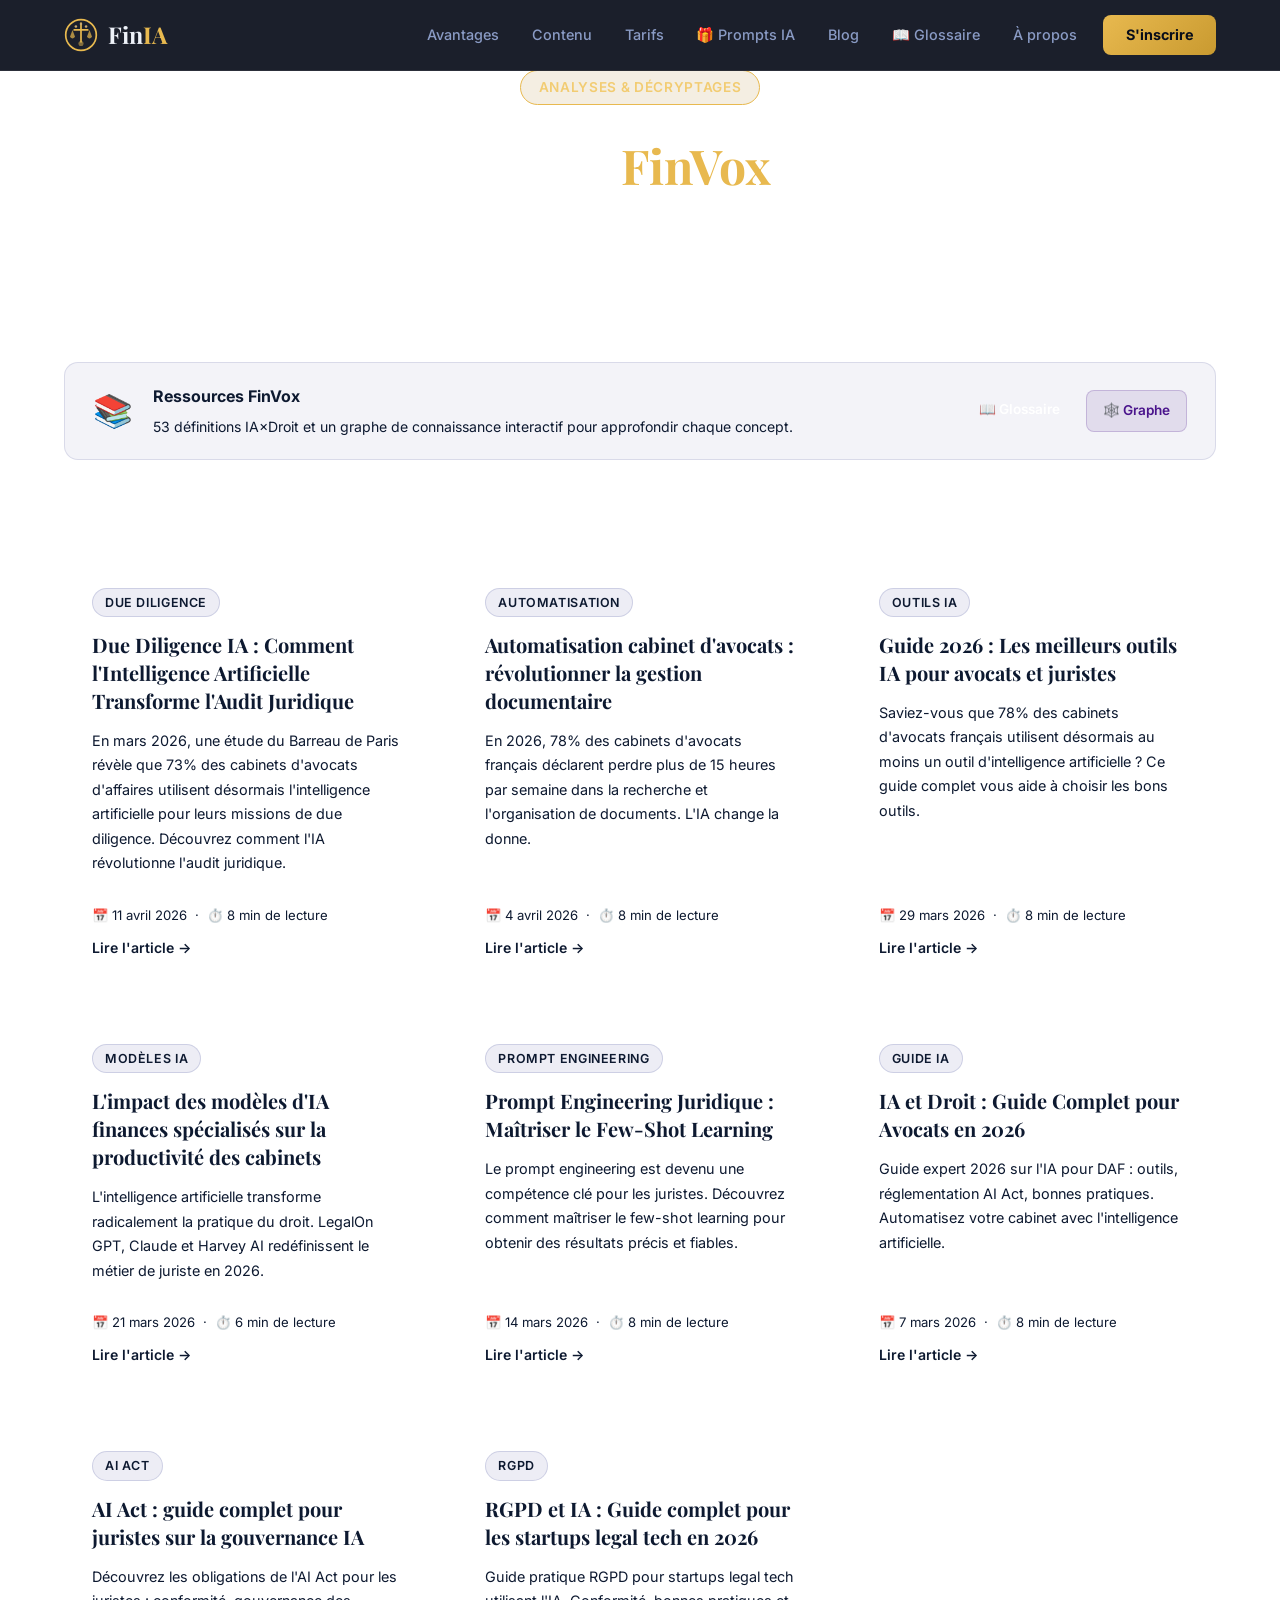
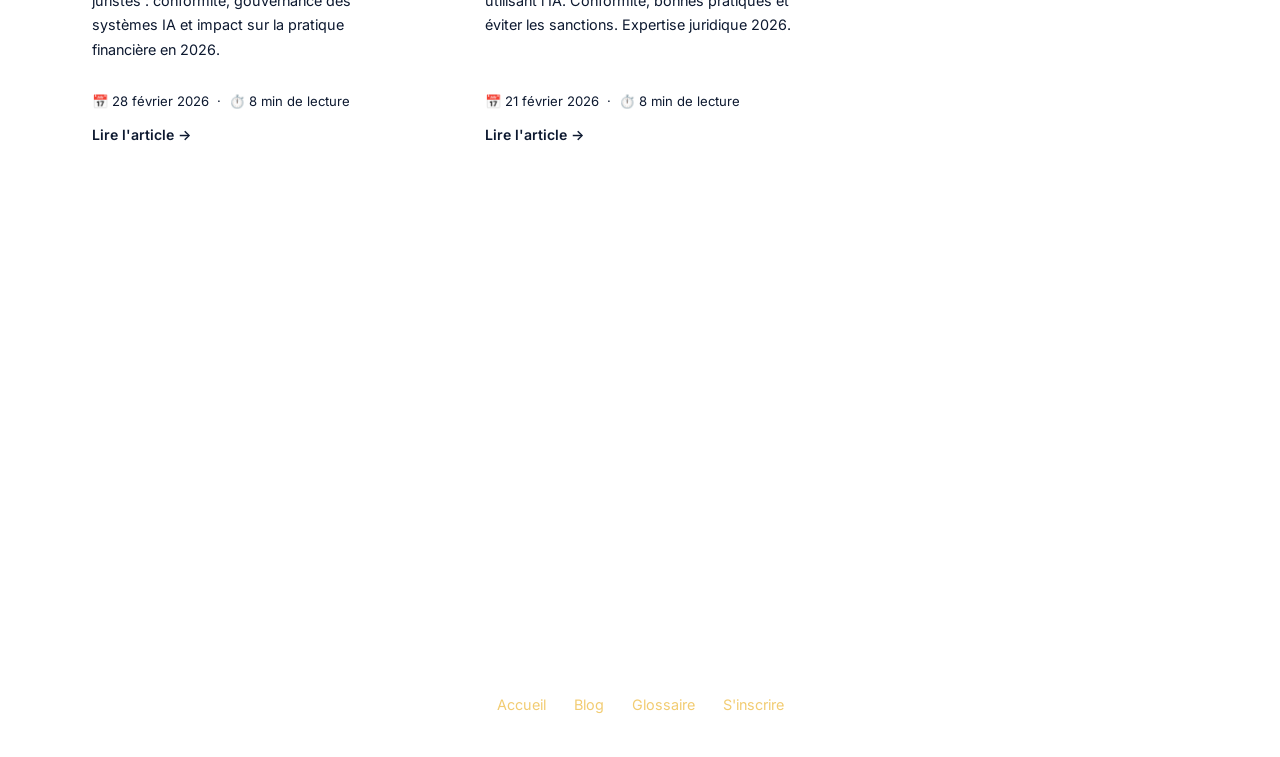
<file: blog.html>
<!DOCTYPE html>

<html lang="fr">
<head>
<meta charset="utf-8"/>
<meta content="width=device-width, initial-scale=1.0" name="viewport"/>
<title>Blog FinVox — IA et Droit pour les professionnels juridiques</title>
<meta content="Articles et analyses sur l'intelligence artificielle pour les avocats et juristes. AI Act, outils IA, prompt engineering, automatisation juridique." name="description"/>
<meta content="blog IA droit, intelligence artificielle avocat, AI Act, outils IA juriste, legal tech, automatisation juridique" name="keywords"/>
<meta content="FinVox" name="author"/>
<meta content="index, follow" name="robots"/>
<meta content="Blog FinVox — IA et Droit" property="og:title"/>
<meta content="Articles et analyses sur l'IA pour les Directeurs Financiers. Mise à jour hebdomadaire." property="og:description"/>
<meta content="website" property="og:type"/>
<meta content="https://finvox.fr/blog.html" property="og:url"/>
<link href="assets/favicon.svg" rel="icon" type="image/svg+xml"/>
<link href="https://fonts.googleapis.com" rel="preconnect"/>
<link crossorigin="" href="https://fonts.gstatic.com" rel="preconnect"/>
<link href="https://fonts.googleapis.com/css2?family=Inter:wght@300;400;500;600;700;800&amp;family=Playfair+Display:wght@600;700&amp;display=swap" rel="stylesheet"/>
<link href="css/style.css" rel="stylesheet"/>
<style>
        .blog-hero { background: linear-gradient(135deg, var(--navy) 0%, var(--navy-dark) 100%); padding: 70px 0 50px; text-align: center; color: var(--white); }
        .blog-hero__tag { display: inline-block; background: rgba(201,169,110,.2); color: var(--gold-light); border: 1px solid var(--gold); border-radius: 20px; padding: 5px 18px; font-size: .85rem; font-weight: 600; letter-spacing: .05em; text-transform: uppercase; margin-bottom: 20px; }
        .blog-hero__title { font-family: var(--font-heading); font-size: clamp(2rem,5vw,3rem); color: var(--white); margin-bottom: 16px; }
        .blog-hero__title span { color: var(--gold); }
        .blog-hero__subtitle { font-size: 1.1rem; color: rgba(255,255,255,.75); max-width: 550px; margin: 0 auto; }
        .blog-grid { display: grid; grid-template-columns: repeat(auto-fill, minmax(340px,1fr)); gap: 28px; padding: 60px 0 80px; }
        .blog-card { background: var(--white); border: 1px solid var(--gray-200); border-radius: var(--radius-md); padding: 28px; transition: all var(--ease); display: flex; flex-direction: column; gap: 14px; position: relative; overflow: hidden; }
        .blog-card::before { content: ''; position: absolute; top: 0; left: 0; width: 4px; height: 100%; background: var(--gold); transform: scaleY(0); transition: transform var(--ease); }
        .blog-card:hover { transform: translateY(-5px); box-shadow: var(--shadow-lg); border-color: var(--gold-light); }
        .blog-card:hover::before { transform: scaleY(1); }
        .blog-card__tag { display: inline-block; background: rgba(26,35,126,.08); color: var(--navy); border: 1px solid rgba(26,35,126,.15); border-radius: 20px; padding: 3px 12px; font-size: .78rem; font-weight: 600; text-transform: uppercase; letter-spacing: .05em; align-self: flex-start; }
        .blog-card__title { font-family: var(--font-heading); font-size: 1.25rem; color: var(--navy-dark); line-height: 1.4; margin: 0; }
        .blog-card__title a { color: inherit; text-decoration: none; transition: color var(--ease); }
        .blog-card__title a:hover { color: var(--gold-dark); }
        .blog-card__excerpt { font-size: .9rem; color: var(--gray-600); line-height: 1.7; flex: 1; margin: 0; }
        .blog-card__footer { display: flex; align-items: center; justify-content: space-between; flex-wrap: wrap; gap: 10px; padding-top: 14px; border-top: 1px solid var(--gray-100); }
        .blog-card__meta { font-size: .82rem; color: var(--gray-500); }
        .blog-card__link { font-size: .88rem; font-weight: 600; color: var(--navy); text-decoration: none; transition: color var(--ease); }
        .blog-card__link:hover { color: var(--gold-dark); }
        .blog-cta { background: linear-gradient(135deg, var(--navy) 0%, var(--navy-dark) 100%); border-radius: var(--radius-lg); padding: 50px 40px; text-align: center; color: var(--white); margin-bottom: 80px; }
        .blog-cta h2 { font-family: var(--font-heading); font-size: 2rem; margin-bottom: 14px; }
        .blog-cta p { color: rgba(255,255,255,.75); margin-bottom: 28px; font-size: 1rem; }
        .blog-glossaire-banner { background: rgba(26,35,126,.05); border: 1px solid rgba(26,35,126,.12); border-radius: var(--radius-md); padding: 20px 28px; display: flex; align-items: center; gap: 20px; margin-bottom: 40px; }
        .blog-glossaire-banner__icon { font-size: 2rem; flex-shrink: 0; }
        .blog-glossaire-banner__text h3 { color: var(--navy); font-size: 1rem; font-weight: 700; margin-bottom: 4px; }
        .blog-glossaire-banner__text p { color: var(--gray-600); font-size: .88rem; }
        .blog-glossaire-banner__links { margin-left: auto; display: flex; gap: 10px; flex-shrink: 0; }
        .blog-glossaire-banner__links a { padding: 8px 16px; border-radius: 8px; font-size: .85rem; font-weight: 600; text-decoration: none; transition: all var(--ease); }
        .link-glossaire { background: var(--navy); color: var(--white); }
        .link-glossaire:hover { background: var(--navy-dark); }
        .link-graphe { background: rgba(74,20,140,.1); color: #4a148c; border: 1px solid rgba(74,20,140,.2); }
        .link-graphe:hover { background: rgba(74,20,140,.2); }
        @media(max-width:600px) { .blog-glossaire-banner { flex-direction: column; text-align: center; } .blog-glossaire-banner__links { margin-left: 0; } }
    </style>
<!-- Google tag (gtag.js) -->
<script async="" src="https://www.googletagmanager.com/gtag/js?id=G-X6Y0B8BXME"></script>
<script>window.dataLayer=window.dataLayer||[];function gtag(){dataLayer.push(arguments);}gtag('js',new Date());gtag('config','G-X6Y0B8BXME');</script>
<meta content="https://finvox.fr/assets/logo-publication.png" property="og:image"/><script type="application/ld+json">{"@context": "https://schema.org", "@type": "Blog", "name": "FinVox Blog", "url": "https://finvox.fr/blog.html", "description": "Articles et analyses sur l'intelligence artificielle pour les juristes et avocats.", "inLanguage": "fr-FR", "publisher": {"@type": "Organization", "name": "FinVox", "url": "https://finvox.fr"}}</script><script type="application/ld+json">{"@context": "https://schema.org", "@type": "BreadcrumbList", "itemListElement": [{"@type": "ListItem", "position": 1, "name": "Accueil", "item": "https://finvox.fr/"}, {"@type": "ListItem", "position": 2, "name": "Blog", "item": "https://finvox.fr/blog.html"}]}</script></head>
<body>
<!-- ========== HEADER ========== -->
<header class="header" id="header">
<nav class="nav container">
<a class="nav__logo" href="index.html">
<svg class="nav__logo-icon" fill="none" viewbox="0 0 40 40" xmlns="http://www.w3.org/2000/svg">
<circle cx="20" cy="20" fill="none" r="18" stroke="currentColor" stroke-width="2"></circle>
<path d="M20 6 L20 28" stroke="currentColor" stroke-linecap="round" stroke-width="2"></path>
<path d="M12 14 L28 14" stroke="currentColor" stroke-linecap="round" stroke-width="2"></path>
<path d="M10 14 L7 22 Q10 26 13 22 Z" fill="currentColor" opacity="0.7"></path>
<path d="M30 14 L27 22 Q30 26 33 22 Z" fill="currentColor" opacity="0.7"></path>
<circle cx="20" cy="30" fill="currentColor" opacity="0.5" r="3"></circle>
<circle cx="14" cy="10" fill="#c9a96e" r="1.5"></circle>
<circle cx="26" cy="10" fill="#c9a96e" r="1.5"></circle>
<circle cx="20" cy="7" fill="#c9a96e" r="1.5"></circle>
</svg>
<span class="nav__logo-text">Fin<span class="nav__logo-accent">IA</span></span>
</a>
<button aria-label="Menu" class="nav__toggle" id="navToggle">
<span></span><span></span><span></span>
</button>
<ul class="nav__menu" id="navMenu">
<li><a class="nav__link" href="index.html#avantages">Avantages</a></li>
<li><a class="nav__link" href="index.html#contenu">Contenu</a></li>
<li><a class="nav__link" href="index.html#tarifs">Tarifs</a></li>
<li><a class="nav__link" href="guide-prompts.html">🎁 Prompts IA</a></li>
<li><a class="nav__link nav__link--active" href="blog.html">Blog</a></li>
<li><a class="nav__link" href="glossaire/">📖 Glossaire</a></li>
<li><a href="a-propos/" class="nav__link">À propos</a></li>
<li><a class="nav__link nav__cta" href="https://finvox.beehiiv.com/subscribe">S'inscrire</a></li>
</ul>
</nav>
</header>
<!-- ========== HERO ========== -->
<section class="blog-hero">
<div class="container">
<span class="blog-hero__tag">Analyses &amp; Décryptages</span>
<h1 class="blog-hero__title">Blog <span>FinVox</span></h1>
<p class="blog-hero__subtitle">Analyses approfondies sur l'IA appliquée au droit. Chaque semaine, une nouvelle perspective pour les professionnels juridiques.</p>
</div>
</section>
<!-- ========== CONTENU ========== -->
<main>
<div class="container">
<!-- Bannière ressources -->
<div class="blog-glossaire-banner">
<span class="blog-glossaire-banner__icon">📚</span>
<div class="blog-glossaire-banner__text">
<h3>Ressources FinVox</h3>
<p>53 définitions IA×Droit et un graphe de connaissance interactif pour approfondir chaque concept.</p>
</div>
<div class="blog-glossaire-banner__links">
<a class="link-glossaire" href="glossaire/">📖 Glossaire</a>
<a class="link-graphe" href="glossaire/graphe.html">🕸️ Graphe</a>
</div>
</div>
<!-- Grille articles -->
<div class="blog-grid">
<article class="blog-card fade-in">
<div class="blog-card__tag">Due Diligence</div>
<h2 class="blog-card__title"><a href="blog/2026-04-11_article.html">Due Diligence IA : Comment l'Intelligence Artificielle Transforme l'Audit Juridique</a></h2>
<p class="blog-card__excerpt">En mars 2026, une étude du Barreau de Paris révèle que 73% des cabinets d'avocats d'affaires utilisent désormais l'intelligence artificielle pour leurs missions de due diligence. Découvrez comment l'IA révolutionne l'audit juridique.</p>
<div class="blog-card__footer">
<span class="blog-card__meta">📅 11 avril 2026  ·  ⏱️ 8 min de lecture</span>
<a class="blog-card__link" href="blog/2026-04-11_article.html">Lire l'article →</a>
</div>
</article>
<article class="blog-card fade-in">
<div class="blog-card__tag">Automatisation</div>
<h2 class="blog-card__title"><a href="blog/2026-04-04_article.html">Automatisation cabinet d'avocats : révolutionner la gestion documentaire</a></h2>
<p class="blog-card__excerpt">En 2026, 78% des cabinets d'avocats français déclarent perdre plus de 15 heures par semaine dans la recherche et l'organisation de documents. L'IA change la donne.</p>
<div class="blog-card__footer">
<span class="blog-card__meta">📅 4 avril 2026  ·  ⏱️ 8 min de lecture</span>
<a class="blog-card__link" href="blog/2026-04-04_article.html">Lire l'article →</a>
</div>
</article>
<article class="blog-card fade-in">
<div class="blog-card__tag">Outils IA</div>
<h2 class="blog-card__title"><a href="blog/2026-03-29_article.html">Guide 2026 : Les meilleurs outils IA pour avocats et juristes</a></h2>
<p class="blog-card__excerpt">Saviez-vous que 78% des cabinets d'avocats français utilisent désormais au moins un outil d'intelligence artificielle ? Ce guide complet vous aide à choisir les bons outils.</p>
<div class="blog-card__footer">
<span class="blog-card__meta">📅 29 mars 2026  ·  ⏱️ 8 min de lecture</span>
<a class="blog-card__link" href="blog/2026-03-29_article.html">Lire l'article →</a>
</div>
</article>
<article class="blog-card fade-in">
<div class="blog-card__tag">Modèles IA</div>
<h2 class="blog-card__title"><a href="blog/2026-03-21_article.html">L'impact des modèles d'IA finances spécialisés sur la productivité des cabinets</a></h2>
<p class="blog-card__excerpt">L'intelligence artificielle transforme radicalement la pratique du droit. LegalOn GPT, Claude et Harvey AI redéfinissent le métier de juriste en 2026.</p>
<div class="blog-card__footer">
<span class="blog-card__meta">📅 21 mars 2026  ·  ⏱️ 6 min de lecture</span>
<a class="blog-card__link" href="blog/2026-03-21_article.html">Lire l'article →</a>
</div>
</article>
<article class="blog-card fade-in">
<div class="blog-card__tag">Prompt Engineering</div>
<h2 class="blog-card__title"><a href="blog/2026-03-14_article.html">Prompt Engineering Juridique : Maîtriser le Few-Shot Learning</a></h2>
<p class="blog-card__excerpt">Le prompt engineering est devenu une compétence clé pour les juristes. Découvrez comment maîtriser le few-shot learning pour obtenir des résultats précis et fiables.</p>
<div class="blog-card__footer">
<span class="blog-card__meta">📅 14 mars 2026  ·  ⏱️ 8 min de lecture</span>
<a class="blog-card__link" href="blog/2026-03-14_article.html">Lire l'article →</a>
</div>
</article>
<article class="blog-card fade-in">
<div class="blog-card__tag">Guide IA</div>
<h2 class="blog-card__title"><a href="blog/2026-03-07_article.html">IA et Droit : Guide Complet pour Avocats en 2026</a></h2>
<p class="blog-card__excerpt">Guide expert 2026 sur l'IA pour DAF : outils, réglementation AI Act, bonnes pratiques. Automatisez votre cabinet avec l'intelligence artificielle.</p>
<div class="blog-card__footer">
<span class="blog-card__meta">📅 7 mars 2026  ·  ⏱️ 8 min de lecture</span>
<a class="blog-card__link" href="blog/2026-03-07_article.html">Lire l'article →</a>
</div>
</article>
<article class="blog-card fade-in">
<div class="blog-card__tag">AI Act</div>
<h2 class="blog-card__title"><a href="blog/2026-02-28_article.html">AI Act : guide complet pour juristes sur la gouvernance IA</a></h2>
<p class="blog-card__excerpt">Découvrez les obligations de l'AI Act pour les juristes : conformité, gouvernance des systèmes IA et impact sur la pratique financière en 2026.</p>
<div class="blog-card__footer">
<span class="blog-card__meta">📅 28 février 2026  ·  ⏱️ 8 min de lecture</span>
<a class="blog-card__link" href="blog/2026-02-28_article.html">Lire l'article →</a>
</div>
</article>
<article class="blog-card fade-in">
<div class="blog-card__tag">RGPD</div>
<h2 class="blog-card__title"><a href="blog/2026-02-21_article.html">RGPD et IA : Guide complet pour les startups legal tech en 2026</a></h2>
<p class="blog-card__excerpt">Guide pratique RGPD pour startups legal tech utilisant l'IA. Conformité, bonnes pratiques et éviter les sanctions. Expertise juridique 2026.</p>
<div class="blog-card__footer">
<span class="blog-card__meta">📅 21 février 2026  ·  ⏱️ 8 min de lecture</span>
<a class="blog-card__link" href="blog/2026-02-21_article.html">Lire l'article →</a>
</div>
</article>
</div>
<!-- CTA newsletter -->
<div class="blog-cta fade-in">
<h2>Recevez l'essentiel chaque vendredi</h2>
<p>Rejoignez +2 500 juristes qui reçoivent FinVox chaque semaine : veille, outils IA, prompts et stratégies.</p>
<a class="btn btn--primary" href="https://finvox.beehiiv.com/subscribe" target="_blank">S'inscrire →</a>
</div>
</div>
</main>
<!-- ========== FOOTER ========== -->
<footer style="background:var(--navy-dark);color:rgba(255,255,255,.7);text-align:center;padding:40px 20px;font-size:.9rem;">
<p>© 2026 FinVox — La newsletter IA pour les Directeurs Financiers</p>
<p style="margin-top:10px;">
<a href="index.html" style="color:var(--gold-light);margin:0 12px;">Accueil</a>
<a href="blog.html" style="color:var(--gold-light);margin:0 12px;">Blog</a>
<a href="glossaire/" style="color:var(--gold-light);margin:0 12px;">Glossaire</a>
<a href="https://finvox.beehiiv.com/subscribe" style="color:var(--gold-light);margin:0 12px;">S'inscrire</a>
</p>
</footer>
<script src="js/main.js"></script>
</body>
</html>
</file>
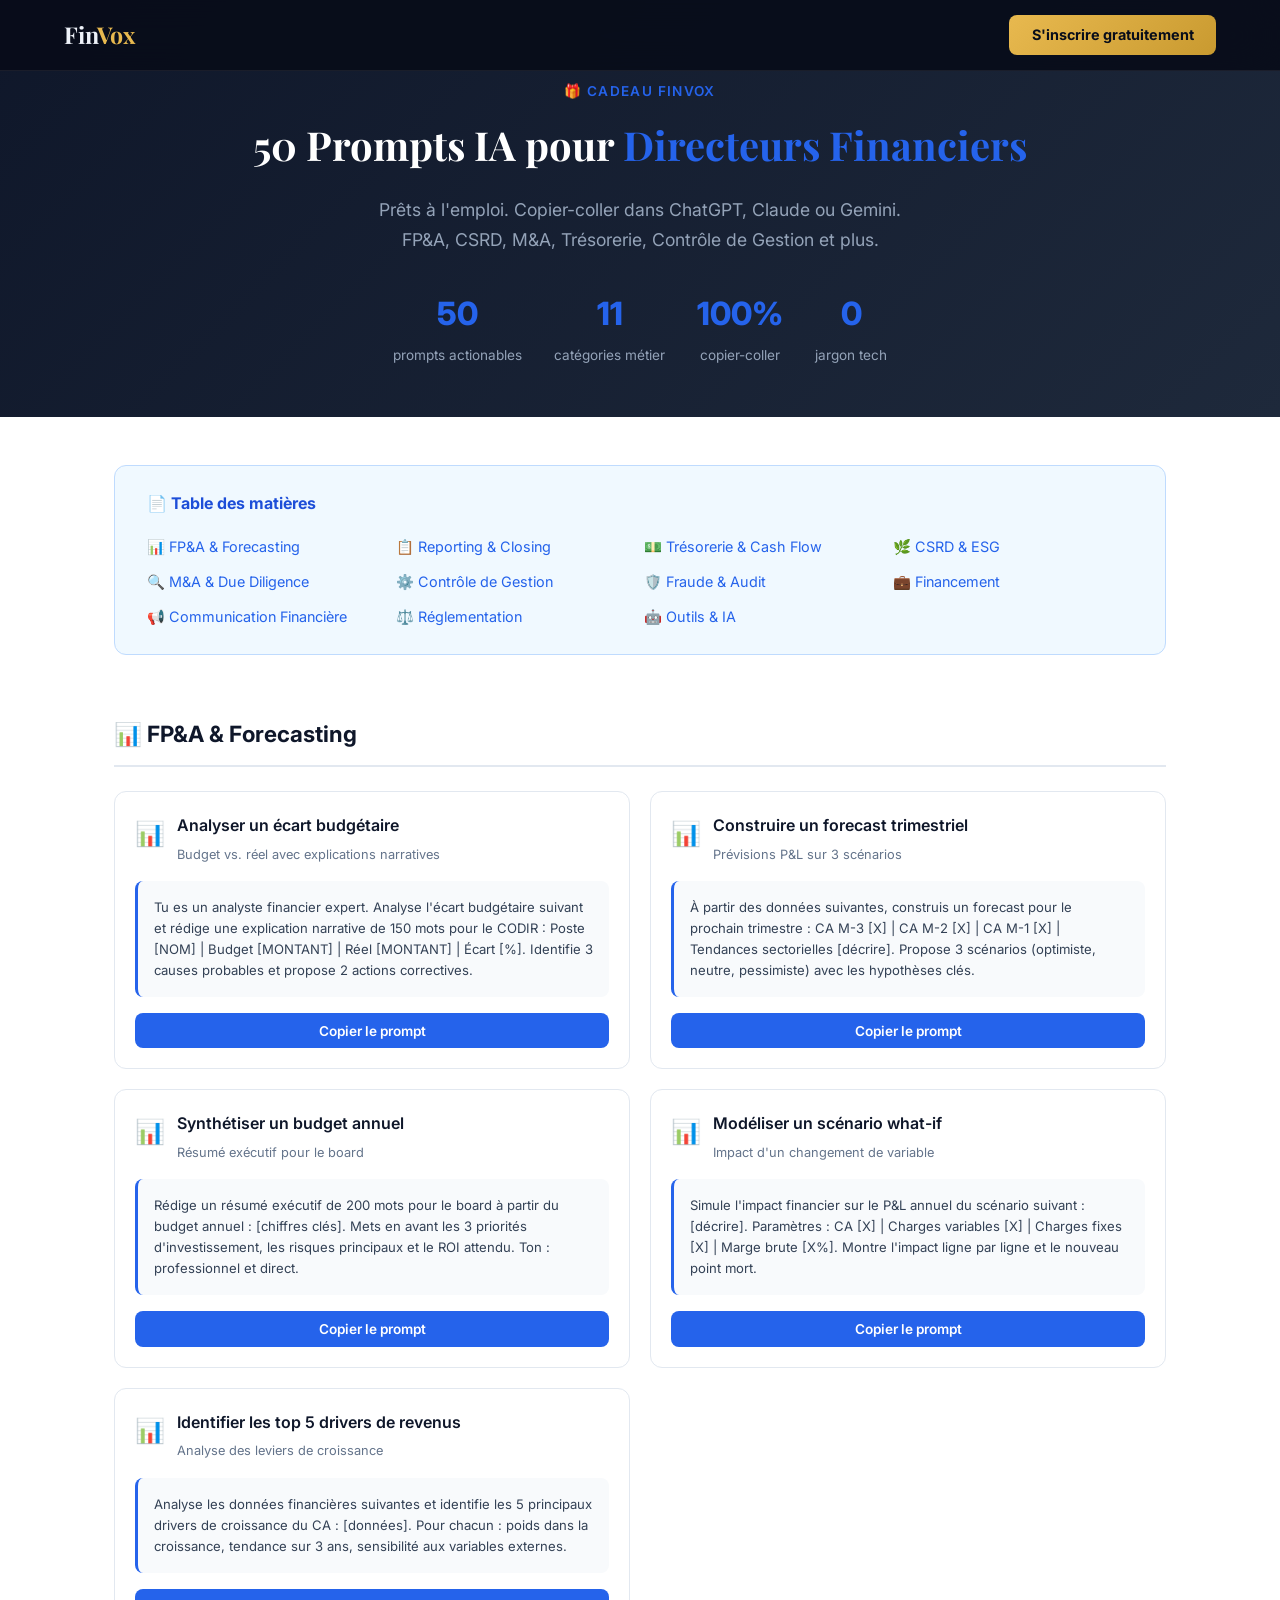
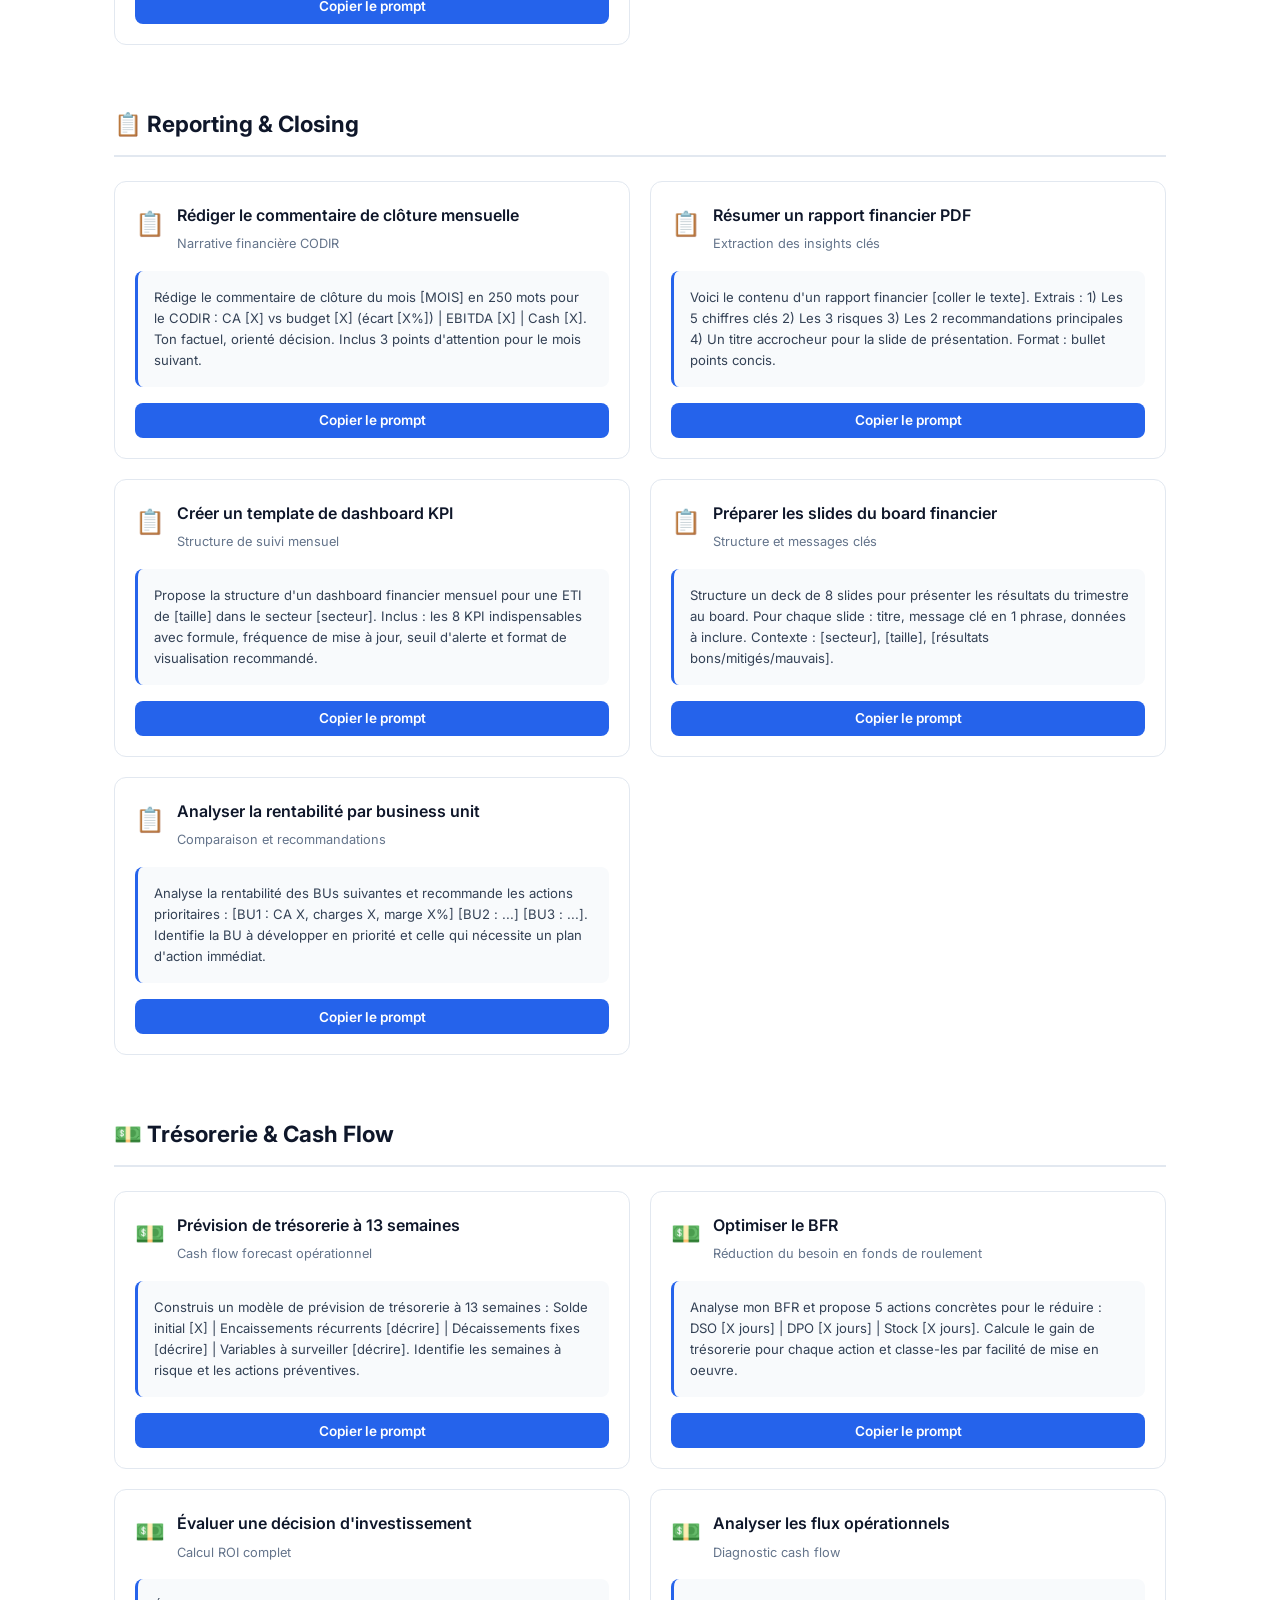
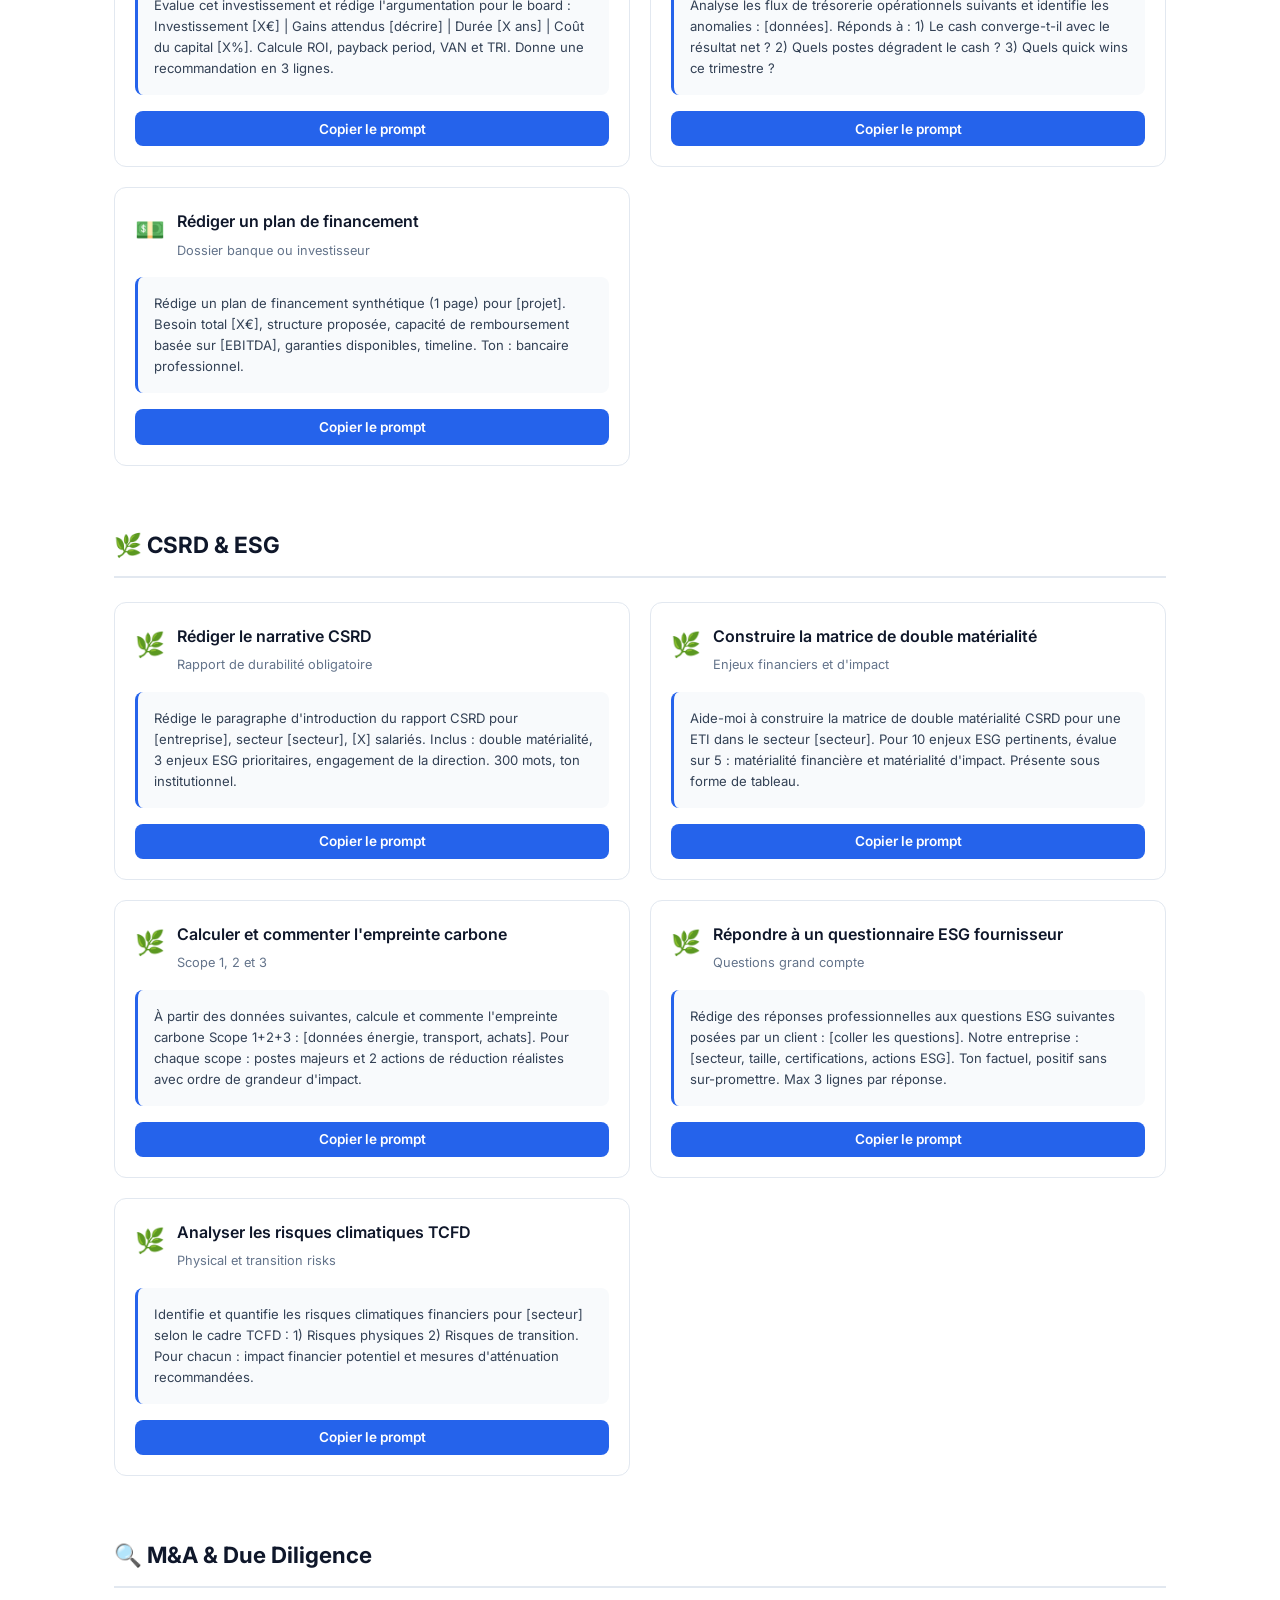
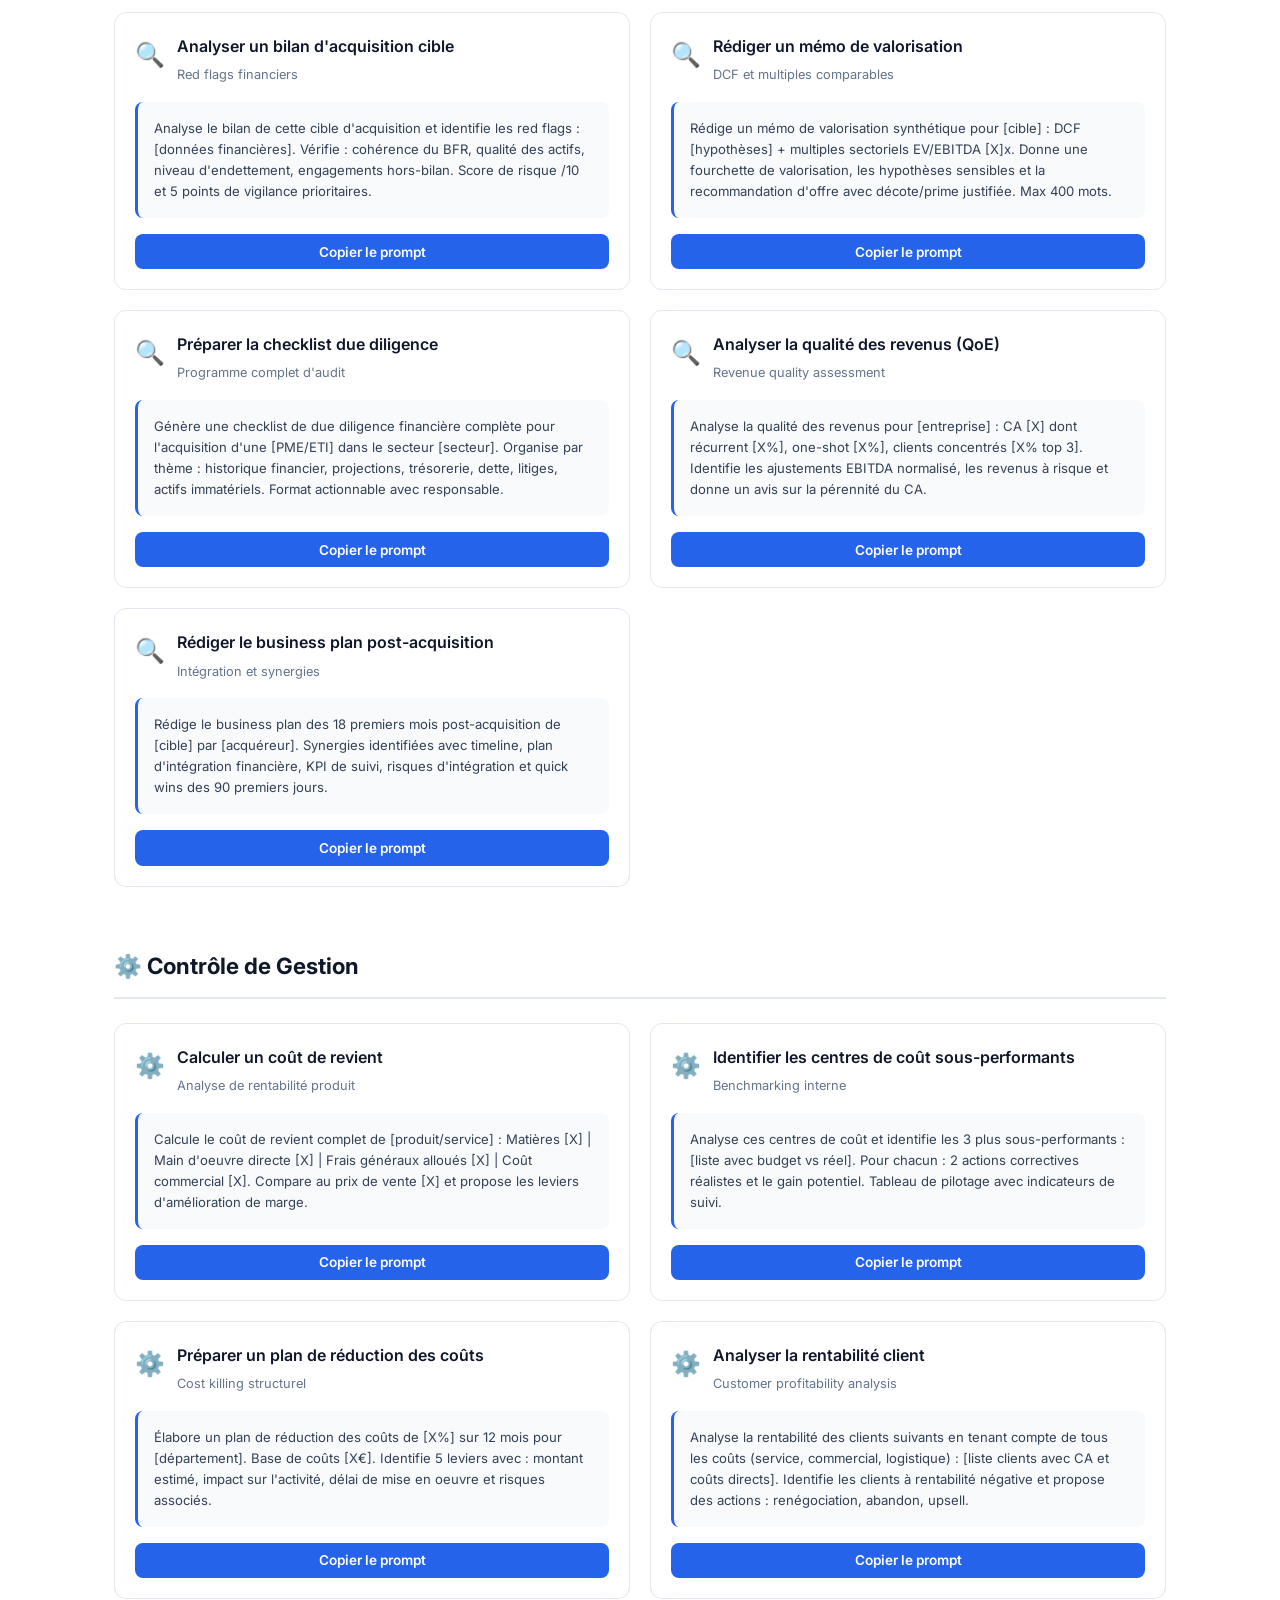
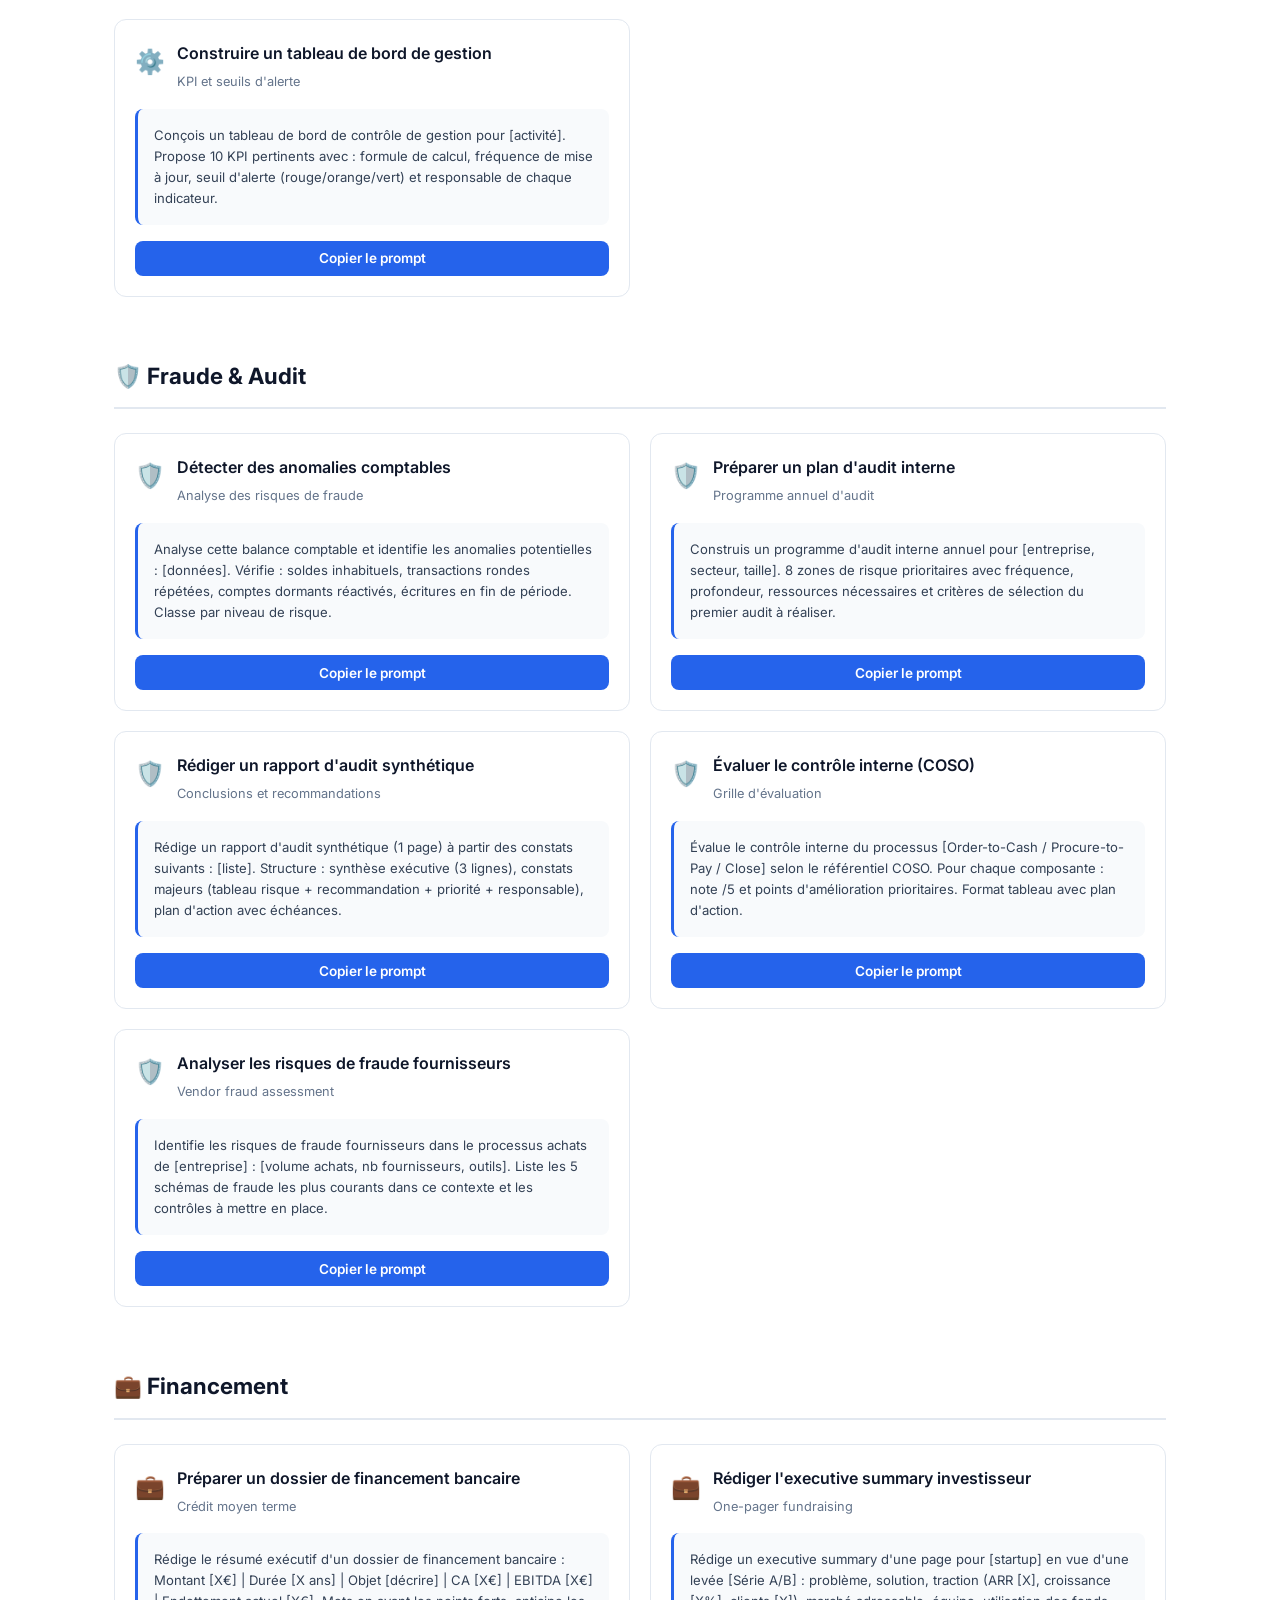
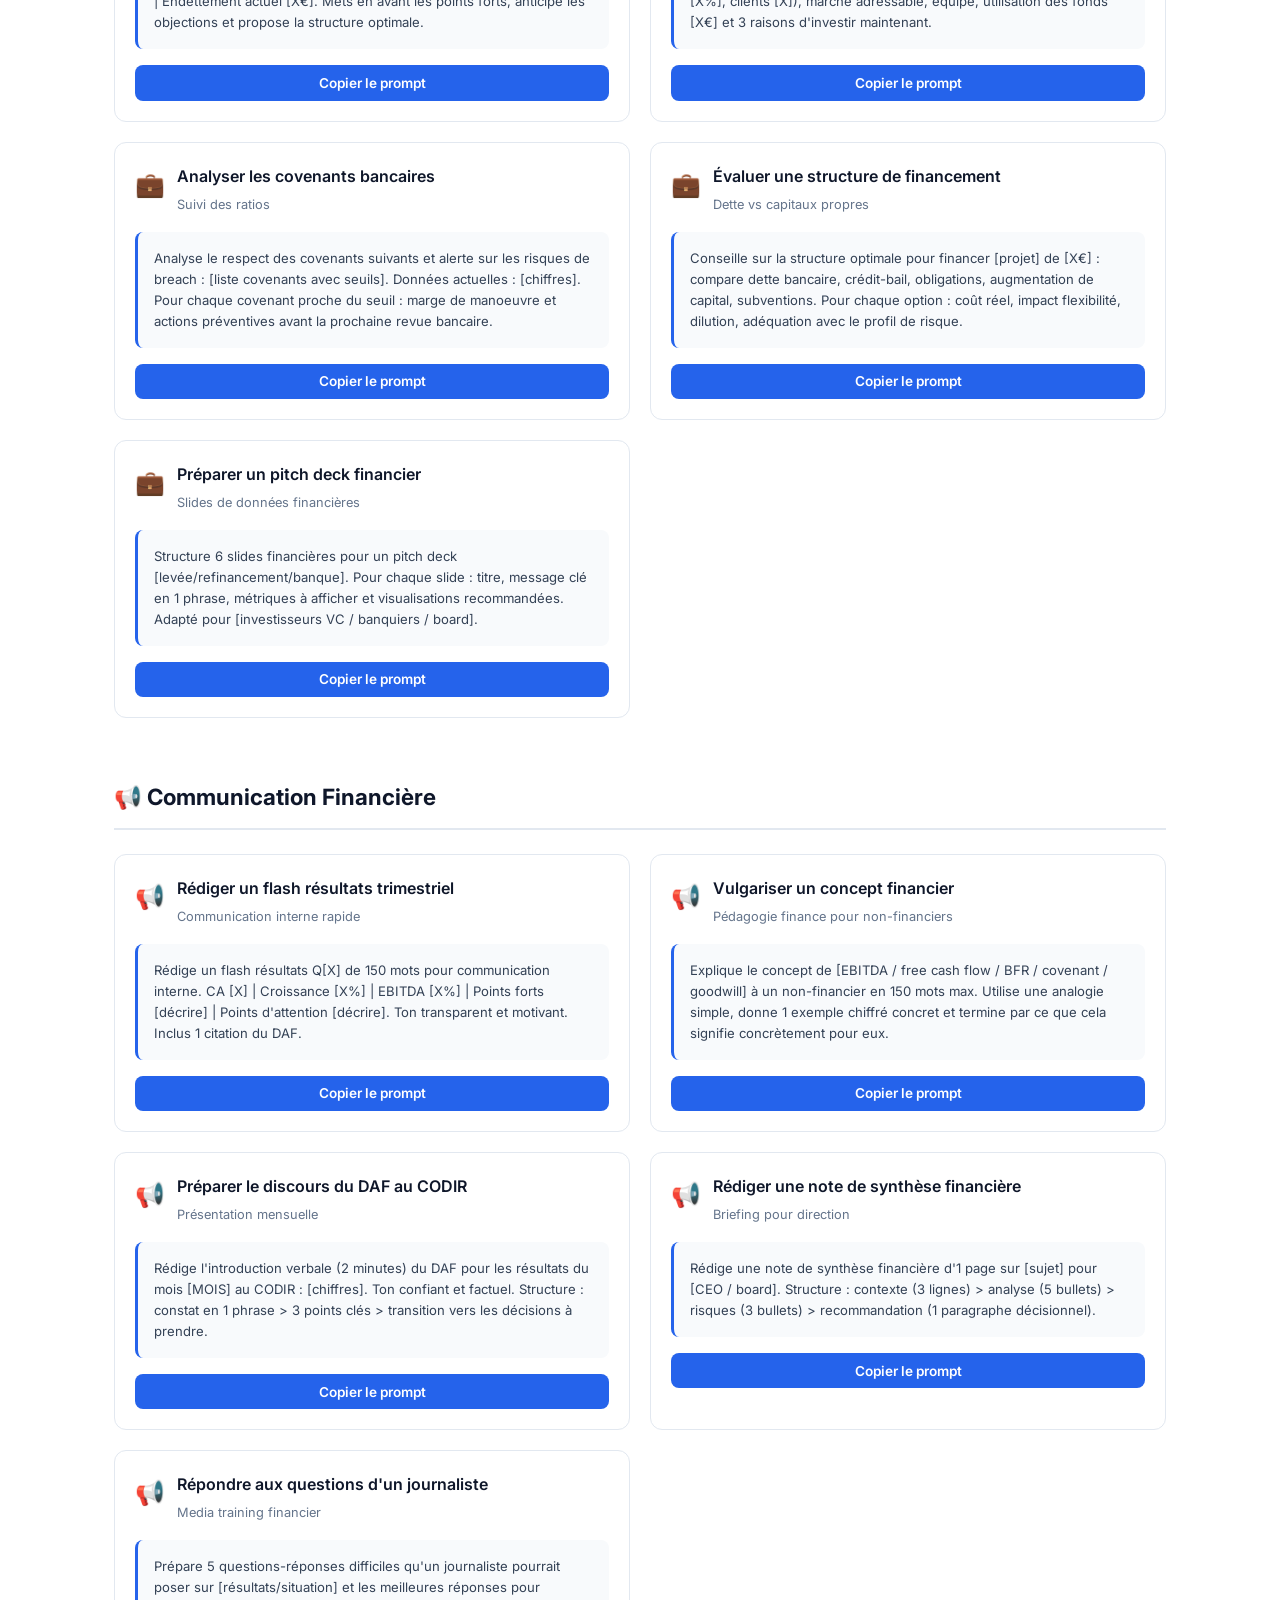
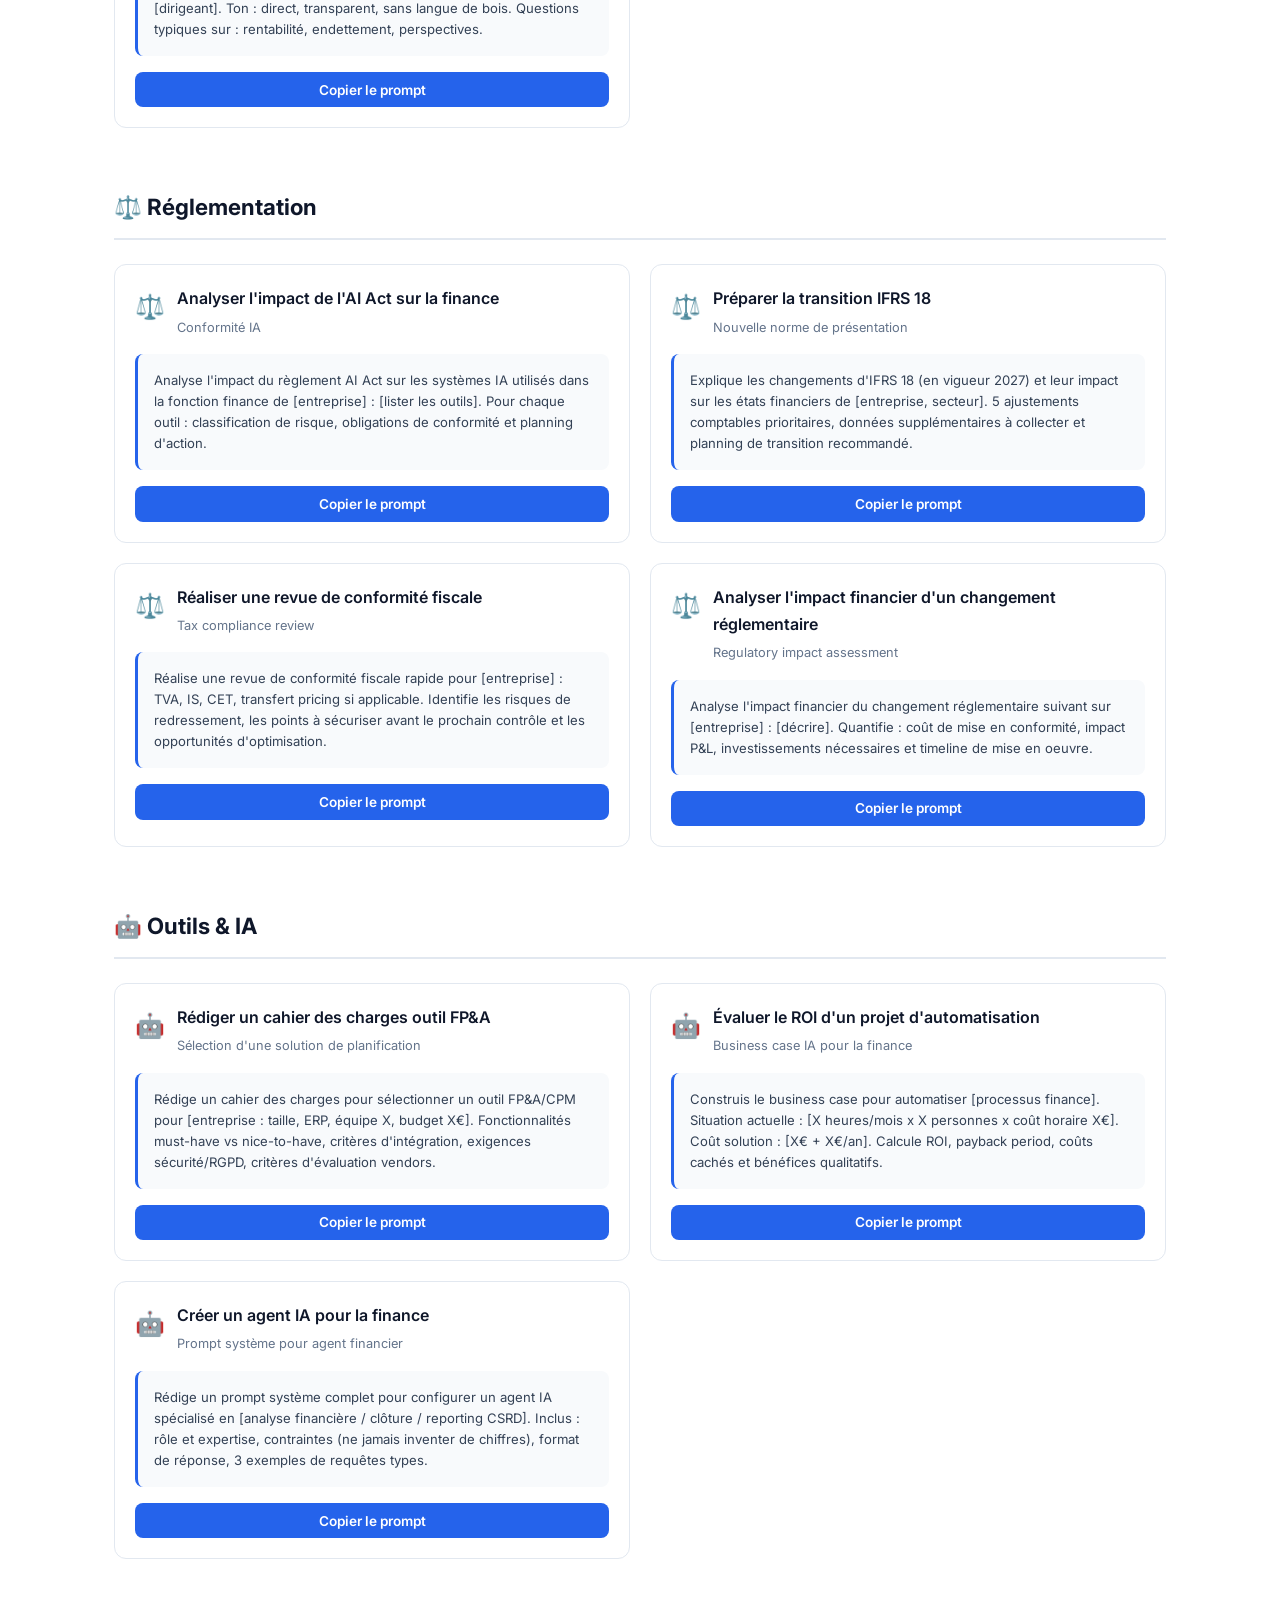
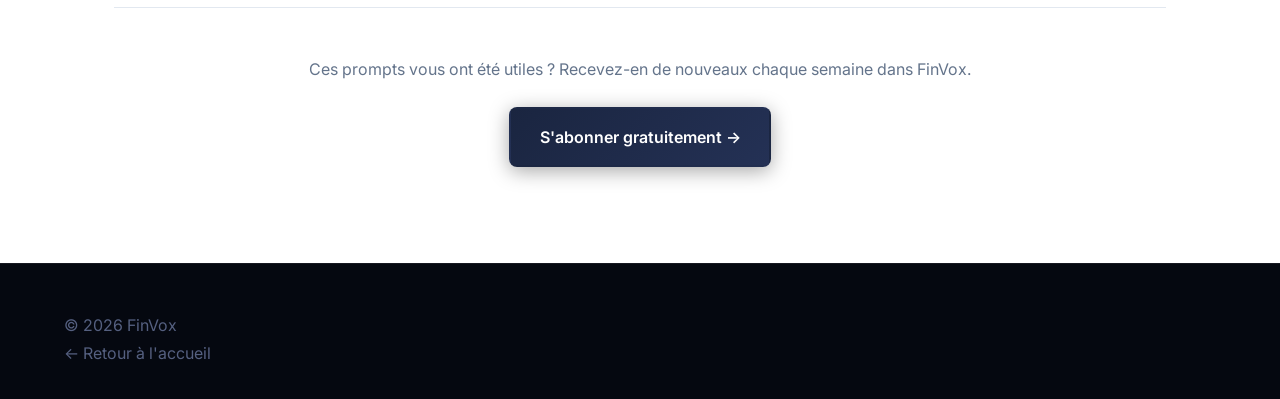
<file: guide-prompts.html>
<!DOCTYPE html>
<html lang="fr">
<head>
    <meta charset="UTF-8">
    <meta name="viewport" content="width=device-width, initial-scale=1.0">
    <title>50 Prompts IA pour Directeurs Financiers — FinVox</title>
    <meta name="description" content="50 prompts IA prêts à l'emploi pour les DAF, CFO et contrôleurs : FP&A, CSRD, M&A, trésorerie. Copier-coller dans ChatGPT ou Claude.">
    <link rel="icon" type="image/svg+xml" href="assets/favicon.svg">
    <link href="https://fonts.googleapis.com/css2?family=Inter:wght@400;500;600;700;800&family=Playfair+Display:wght@700&display=swap" rel="stylesheet">
    <link rel="stylesheet" href="css/style.css">
    <style>
        .guide-hero{background:linear-gradient(135deg,#0f172a,#1e293b);padding:5rem 0 3rem;text-align:center;color:white;}
        .guide-hero h1{font-family:"Playfair Display",serif;font-size:2.5rem;margin-bottom:1rem;}
        .guide-hero h1 span{color:#2563eb;}
        .guide-hero p{color:#94a3b8;font-size:1.1rem;max-width:600px;margin:0 auto 2rem;}
        .guide-stats{display:flex;justify-content:center;gap:2rem;flex-wrap:wrap;margin-top:2rem;}
        .guide-stat strong{display:block;font-size:2rem;font-weight:800;color:#2563eb;}
        .guide-stat span{font-size:.85rem;color:#94a3b8;}
        .guide-content{max-width:1100px;margin:0 auto;padding:3rem 1.5rem;}
        .prompt-category{margin-bottom:3rem;}
        .prompt-category__title{font-size:1.4rem;font-weight:700;color:#0f172a;padding:.75rem 0;border-bottom:2px solid #e2e8f0;margin-bottom:1.5rem;}
        .prompts-grid{display:grid;grid-template-columns:repeat(auto-fill,minmax(340px,1fr));gap:1.25rem;}
        .prompt-card{background:white;border:1px solid #e2e8f0;border-radius:12px;padding:1.25rem;transition:.2s;}
        .prompt-card:hover{border-color:#2563eb;box-shadow:0 4px 20px rgba(37,99,235,.12);}
        .prompt-card__header{display:flex;gap:.75rem;align-items:flex-start;margin-bottom:1rem;}
        .prompt-card__emoji{font-size:1.5rem;flex-shrink:0;margin-top:2px;}
        .prompt-card__title{font-size:1rem;font-weight:600;color:#0f172a;margin-bottom:.25rem;}
        .prompt-card__context{font-size:.8rem;color:#64748b;}
        .prompt-card__body{background:#f8fafc;border-radius:8px;padding:1rem;margin-bottom:1rem;border-left:3px solid #2563eb;}
        .prompt-card__code{font-family:"Inter",sans-serif;font-size:.82rem;color:#334155;line-height:1.6;white-space:pre-wrap;word-break:break-word;display:block;}
        .prompt-card__copy{width:100%;background:#2563eb;color:white;border:none;border-radius:8px;padding:.6rem;font-size:.85rem;font-weight:600;cursor:pointer;transition:.2s;}
        .prompt-card__copy:hover{background:#1d4ed8;}
        .prompt-card__copy.copied{background:#10b981;}
        .toc{background:#f0f9ff;border:1px solid #bfdbfe;border-radius:12px;padding:1.5rem 2rem;margin-bottom:3rem;}
        .toc h3{color:#1d4ed8;margin-bottom:1rem;font-size:1rem;}
        .toc ul{list-style:none;display:grid;grid-template-columns:repeat(auto-fill,minmax(200px,1fr));gap:.5rem;}
        .toc ul li a{color:#2563eb;text-decoration:none;font-size:.9rem;}
    </style>
</head>
<body>
    <header class="header"><nav class="nav container">
        <a href="index.html" class="nav__logo"><span class="nav__logo-text">Fin<span class="nav__logo-accent">Vox</span></span></a>
        <ul class="nav__menu"><li><a href="https://finvox.beehiiv.com/subscribe" class="nav__link nav__cta">S&#39;inscrire gratuitement</a></li></ul>
    </nav></header>

    <div class="guide-hero">
        <div class="container">
            <p style="color:#2563eb;font-weight:600;text-transform:uppercase;font-size:.85rem;letter-spacing:.1em;margin-bottom:.5rem;">&#127873; Cadeau FinVox</p>
            <h1>50 Prompts IA pour <span>Directeurs Financiers</span></h1>
            <p>Pr&ecirc;ts &agrave; l&#39;emploi. Copier-coller dans ChatGPT, Claude ou Gemini.<br>FP&amp;A, CSRD, M&amp;A, Tr&eacute;sorerie, Contr&ocirc;le de Gestion et plus.</p>
            <div class="guide-stats">
                <div class="guide-stat"><strong>50</strong><span>prompts actionables</span></div>
                <div class="guide-stat"><strong>11</strong><span>cat&eacute;gories m&eacute;tier</span></div>
                <div class="guide-stat"><strong>100%</strong><span>copier-coller</span></div>
                <div class="guide-stat"><strong>0</strong><span>jargon tech</span></div>
            </div>
        </div>
    </div>

    <div class="guide-content">
        <div class="toc">
            <h3>&#128196; Table des mati&egrave;res</h3>
            <ul><li><a href="#cat-fpanda-and-forecasting">📊 FP&A & Forecasting</a></li>
<li><a href="#cat-reporting-and-closing">📋 Reporting & Closing</a></li>
<li><a href="#cat-trésorerie-and-cash-flow">💵 Trésorerie & Cash Flow</a></li>
<li><a href="#cat-csrd-and-esg">🌿 CSRD & ESG</a></li>
<li><a href="#cat-manda-and-due-diligence">🔍 M&A & Due Diligence</a></li>
<li><a href="#cat-contrôle-de-gestion">⚙️ Contrôle de Gestion</a></li>
<li><a href="#cat-fraude-and-audit">🛡️ Fraude & Audit</a></li>
<li><a href="#cat-financement">💼 Financement</a></li>
<li><a href="#cat-communication-financière">📢 Communication Financière</a></li>
<li><a href="#cat-réglementation">⚖️ Réglementation</a></li>
<li><a href="#cat-outils-and-ia">🤖 Outils & IA</a></li></ul>
        </div>
        <div class="prompt-category" id="cat-fpanda-and-forecasting"><h2 class="prompt-category__title">📊 FP&A & Forecasting</h2><div class="prompts-grid">
        <div class="prompt-card">
            <div class="prompt-card__header">
                <span class="prompt-card__emoji">📊</span>
                <div>
                    <h3 class="prompt-card__title">Analyser un écart budgétaire</h3>
                    <p class="prompt-card__context">Budget vs. réel avec explications narratives</p>
                </div>
            </div>
            <div class="prompt-card__body"><code class="prompt-card__code">Tu es un analyste financier expert. Analyse l'écart budgétaire suivant et rédige une explication narrative de 150 mots pour le CODIR : Poste [NOM] | Budget [MONTANT] | Réel [MONTANT] | Écart [%]. Identifie 3 causes probables et propose 2 actions correctives.</code></div>
            <button class="prompt-card__copy" onclick="copyPrompt(this)" data-prompt="Tu es un analyste financier expert. Analyse l&#39;écart budgétaire suivant et rédige une explication narrative de 150 mots pour le CODIR : Poste [NOM] | Budget [MONTANT] | Réel [MONTANT] | Écart [%]. Identifie 3 causes probables et propose 2 actions correctives.">Copier le prompt</button>
        </div>
        <div class="prompt-card">
            <div class="prompt-card__header">
                <span class="prompt-card__emoji">📊</span>
                <div>
                    <h3 class="prompt-card__title">Construire un forecast trimestriel</h3>
                    <p class="prompt-card__context">Prévisions P&L sur 3 scénarios</p>
                </div>
            </div>
            <div class="prompt-card__body"><code class="prompt-card__code">À partir des données suivantes, construis un forecast pour le prochain trimestre : CA M-3 [X] | CA M-2 [X] | CA M-1 [X] | Tendances sectorielles [décrire]. Propose 3 scénarios (optimiste, neutre, pessimiste) avec les hypothèses clés.</code></div>
            <button class="prompt-card__copy" onclick="copyPrompt(this)" data-prompt="À partir des données suivantes, construis un forecast pour le prochain trimestre : CA M-3 [X] | CA M-2 [X] | CA M-1 [X] | Tendances sectorielles [décrire]. Propose 3 scénarios (optimiste, neutre, pessimiste) avec les hypothèses clés.">Copier le prompt</button>
        </div>
        <div class="prompt-card">
            <div class="prompt-card__header">
                <span class="prompt-card__emoji">📊</span>
                <div>
                    <h3 class="prompt-card__title">Synthétiser un budget annuel</h3>
                    <p class="prompt-card__context">Résumé exécutif pour le board</p>
                </div>
            </div>
            <div class="prompt-card__body"><code class="prompt-card__code">Rédige un résumé exécutif de 200 mots pour le board à partir du budget annuel : [chiffres clés]. Mets en avant les 3 priorités d'investissement, les risques principaux et le ROI attendu. Ton : professionnel et direct.</code></div>
            <button class="prompt-card__copy" onclick="copyPrompt(this)" data-prompt="Rédige un résumé exécutif de 200 mots pour le board à partir du budget annuel : [chiffres clés]. Mets en avant les 3 priorités d&#39;investissement, les risques principaux et le ROI attendu. Ton : professionnel et direct.">Copier le prompt</button>
        </div>
        <div class="prompt-card">
            <div class="prompt-card__header">
                <span class="prompt-card__emoji">📊</span>
                <div>
                    <h3 class="prompt-card__title">Modéliser un scénario what-if</h3>
                    <p class="prompt-card__context">Impact d'un changement de variable</p>
                </div>
            </div>
            <div class="prompt-card__body"><code class="prompt-card__code">Simule l'impact financier sur le P&amp;L annuel du scénario suivant : [décrire]. Paramètres : CA [X] | Charges variables [X] | Charges fixes [X] | Marge brute [X%]. Montre l'impact ligne par ligne et le nouveau point mort.</code></div>
            <button class="prompt-card__copy" onclick="copyPrompt(this)" data-prompt="Simule l&#39;impact financier sur le P&amp;L annuel du scénario suivant : [décrire]. Paramètres : CA [X] | Charges variables [X] | Charges fixes [X] | Marge brute [X%]. Montre l&#39;impact ligne par ligne et le nouveau point mort.">Copier le prompt</button>
        </div>
        <div class="prompt-card">
            <div class="prompt-card__header">
                <span class="prompt-card__emoji">📊</span>
                <div>
                    <h3 class="prompt-card__title">Identifier les top 5 drivers de revenus</h3>
                    <p class="prompt-card__context">Analyse des leviers de croissance</p>
                </div>
            </div>
            <div class="prompt-card__body"><code class="prompt-card__code">Analyse les données financières suivantes et identifie les 5 principaux drivers de croissance du CA : [données]. Pour chacun : poids dans la croissance, tendance sur 3 ans, sensibilité aux variables externes.</code></div>
            <button class="prompt-card__copy" onclick="copyPrompt(this)" data-prompt="Analyse les données financières suivantes et identifie les 5 principaux drivers de croissance du CA : [données]. Pour chacun : poids dans la croissance, tendance sur 3 ans, sensibilité aux variables externes.">Copier le prompt</button>
        </div></div></div><div class="prompt-category" id="cat-reporting-and-closing"><h2 class="prompt-category__title">📋 Reporting & Closing</h2><div class="prompts-grid">
        <div class="prompt-card">
            <div class="prompt-card__header">
                <span class="prompt-card__emoji">📋</span>
                <div>
                    <h3 class="prompt-card__title">Rédiger le commentaire de clôture mensuelle</h3>
                    <p class="prompt-card__context">Narrative financière CODIR</p>
                </div>
            </div>
            <div class="prompt-card__body"><code class="prompt-card__code">Rédige le commentaire de clôture du mois [MOIS] en 250 mots pour le CODIR : CA [X] vs budget [X] (écart [X%]) | EBITDA [X] | Cash [X]. Ton factuel, orienté décision. Inclus 3 points d'attention pour le mois suivant.</code></div>
            <button class="prompt-card__copy" onclick="copyPrompt(this)" data-prompt="Rédige le commentaire de clôture du mois [MOIS] en 250 mots pour le CODIR : CA [X] vs budget [X] (écart [X%]) | EBITDA [X] | Cash [X]. Ton factuel, orienté décision. Inclus 3 points d&#39;attention pour le mois suivant.">Copier le prompt</button>
        </div>
        <div class="prompt-card">
            <div class="prompt-card__header">
                <span class="prompt-card__emoji">📋</span>
                <div>
                    <h3 class="prompt-card__title">Résumer un rapport financier PDF</h3>
                    <p class="prompt-card__context">Extraction des insights clés</p>
                </div>
            </div>
            <div class="prompt-card__body"><code class="prompt-card__code">Voici le contenu d'un rapport financier [coller le texte]. Extrais : 1) Les 5 chiffres clés 2) Les 3 risques 3) Les 2 recommandations principales 4) Un titre accrocheur pour la slide de présentation. Format : bullet points concis.</code></div>
            <button class="prompt-card__copy" onclick="copyPrompt(this)" data-prompt="Voici le contenu d&#39;un rapport financier [coller le texte]. Extrais : 1) Les 5 chiffres clés 2) Les 3 risques 3) Les 2 recommandations principales 4) Un titre accrocheur pour la slide de présentation. Format : bullet points concis.">Copier le prompt</button>
        </div>
        <div class="prompt-card">
            <div class="prompt-card__header">
                <span class="prompt-card__emoji">📋</span>
                <div>
                    <h3 class="prompt-card__title">Créer un template de dashboard KPI</h3>
                    <p class="prompt-card__context">Structure de suivi mensuel</p>
                </div>
            </div>
            <div class="prompt-card__body"><code class="prompt-card__code">Propose la structure d'un dashboard financier mensuel pour une ETI de [taille] dans le secteur [secteur]. Inclus : les 8 KPI indispensables avec formule, fréquence de mise à jour, seuil d'alerte et format de visualisation recommandé.</code></div>
            <button class="prompt-card__copy" onclick="copyPrompt(this)" data-prompt="Propose la structure d&#39;un dashboard financier mensuel pour une ETI de [taille] dans le secteur [secteur]. Inclus : les 8 KPI indispensables avec formule, fréquence de mise à jour, seuil d&#39;alerte et format de visualisation recommandé.">Copier le prompt</button>
        </div>
        <div class="prompt-card">
            <div class="prompt-card__header">
                <span class="prompt-card__emoji">📋</span>
                <div>
                    <h3 class="prompt-card__title">Préparer les slides du board financier</h3>
                    <p class="prompt-card__context">Structure et messages clés</p>
                </div>
            </div>
            <div class="prompt-card__body"><code class="prompt-card__code">Structure un deck de 8 slides pour présenter les résultats du trimestre au board. Pour chaque slide : titre, message clé en 1 phrase, données à inclure. Contexte : [secteur], [taille], [résultats bons/mitigés/mauvais].</code></div>
            <button class="prompt-card__copy" onclick="copyPrompt(this)" data-prompt="Structure un deck de 8 slides pour présenter les résultats du trimestre au board. Pour chaque slide : titre, message clé en 1 phrase, données à inclure. Contexte : [secteur], [taille], [résultats bons/mitigés/mauvais].">Copier le prompt</button>
        </div>
        <div class="prompt-card">
            <div class="prompt-card__header">
                <span class="prompt-card__emoji">📋</span>
                <div>
                    <h3 class="prompt-card__title">Analyser la rentabilité par business unit</h3>
                    <p class="prompt-card__context">Comparaison et recommandations</p>
                </div>
            </div>
            <div class="prompt-card__body"><code class="prompt-card__code">Analyse la rentabilité des BUs suivantes et recommande les actions prioritaires : [BU1 : CA X, charges X, marge X%] [BU2 : ...] [BU3 : ...]. Identifie la BU à développer en priorité et celle qui nécessite un plan d'action immédiat.</code></div>
            <button class="prompt-card__copy" onclick="copyPrompt(this)" data-prompt="Analyse la rentabilité des BUs suivantes et recommande les actions prioritaires : [BU1 : CA X, charges X, marge X%] [BU2 : ...] [BU3 : ...]. Identifie la BU à développer en priorité et celle qui nécessite un plan d&#39;action immédiat.">Copier le prompt</button>
        </div></div></div><div class="prompt-category" id="cat-trésorerie-and-cash-flow"><h2 class="prompt-category__title">💵 Trésorerie & Cash Flow</h2><div class="prompts-grid">
        <div class="prompt-card">
            <div class="prompt-card__header">
                <span class="prompt-card__emoji">💵</span>
                <div>
                    <h3 class="prompt-card__title">Prévision de trésorerie à 13 semaines</h3>
                    <p class="prompt-card__context">Cash flow forecast opérationnel</p>
                </div>
            </div>
            <div class="prompt-card__body"><code class="prompt-card__code">Construis un modèle de prévision de trésorerie à 13 semaines : Solde initial [X] | Encaissements récurrents [décrire] | Décaissements fixes [décrire] | Variables à surveiller [décrire]. Identifie les semaines à risque et les actions préventives.</code></div>
            <button class="prompt-card__copy" onclick="copyPrompt(this)" data-prompt="Construis un modèle de prévision de trésorerie à 13 semaines : Solde initial [X] | Encaissements récurrents [décrire] | Décaissements fixes [décrire] | Variables à surveiller [décrire]. Identifie les semaines à risque et les actions préventives.">Copier le prompt</button>
        </div>
        <div class="prompt-card">
            <div class="prompt-card__header">
                <span class="prompt-card__emoji">💵</span>
                <div>
                    <h3 class="prompt-card__title">Optimiser le BFR</h3>
                    <p class="prompt-card__context">Réduction du besoin en fonds de roulement</p>
                </div>
            </div>
            <div class="prompt-card__body"><code class="prompt-card__code">Analyse mon BFR et propose 5 actions concrètes pour le réduire : DSO [X jours] | DPO [X jours] | Stock [X jours]. Calcule le gain de trésorerie pour chaque action et classe-les par facilité de mise en oeuvre.</code></div>
            <button class="prompt-card__copy" onclick="copyPrompt(this)" data-prompt="Analyse mon BFR et propose 5 actions concrètes pour le réduire : DSO [X jours] | DPO [X jours] | Stock [X jours]. Calcule le gain de trésorerie pour chaque action et classe-les par facilité de mise en oeuvre.">Copier le prompt</button>
        </div>
        <div class="prompt-card">
            <div class="prompt-card__header">
                <span class="prompt-card__emoji">💵</span>
                <div>
                    <h3 class="prompt-card__title">Évaluer une décision d'investissement</h3>
                    <p class="prompt-card__context">Calcul ROI complet</p>
                </div>
            </div>
            <div class="prompt-card__body"><code class="prompt-card__code">Évalue cet investissement et rédige l'argumentation pour le board : Investissement [X€] | Gains attendus [décrire] | Durée [X ans] | Coût du capital [X%]. Calcule ROI, payback period, VAN et TRI. Donne une recommandation en 3 lignes.</code></div>
            <button class="prompt-card__copy" onclick="copyPrompt(this)" data-prompt="Évalue cet investissement et rédige l&#39;argumentation pour le board : Investissement [X€] | Gains attendus [décrire] | Durée [X ans] | Coût du capital [X%]. Calcule ROI, payback period, VAN et TRI. Donne une recommandation en 3 lignes.">Copier le prompt</button>
        </div>
        <div class="prompt-card">
            <div class="prompt-card__header">
                <span class="prompt-card__emoji">💵</span>
                <div>
                    <h3 class="prompt-card__title">Analyser les flux opérationnels</h3>
                    <p class="prompt-card__context">Diagnostic cash flow</p>
                </div>
            </div>
            <div class="prompt-card__body"><code class="prompt-card__code">Analyse les flux de trésorerie opérationnels suivants et identifie les anomalies : [données]. Réponds à : 1) Le cash converge-t-il avec le résultat net ? 2) Quels postes dégradent le cash ? 3) Quels quick wins ce trimestre ?</code></div>
            <button class="prompt-card__copy" onclick="copyPrompt(this)" data-prompt="Analyse les flux de trésorerie opérationnels suivants et identifie les anomalies : [données]. Réponds à : 1) Le cash converge-t-il avec le résultat net ? 2) Quels postes dégradent le cash ? 3) Quels quick wins ce trimestre ?">Copier le prompt</button>
        </div>
        <div class="prompt-card">
            <div class="prompt-card__header">
                <span class="prompt-card__emoji">💵</span>
                <div>
                    <h3 class="prompt-card__title">Rédiger un plan de financement</h3>
                    <p class="prompt-card__context">Dossier banque ou investisseur</p>
                </div>
            </div>
            <div class="prompt-card__body"><code class="prompt-card__code">Rédige un plan de financement synthétique (1 page) pour [projet]. Besoin total [X€], structure proposée, capacité de remboursement basée sur [EBITDA], garanties disponibles, timeline. Ton : bancaire professionnel.</code></div>
            <button class="prompt-card__copy" onclick="copyPrompt(this)" data-prompt="Rédige un plan de financement synthétique (1 page) pour [projet]. Besoin total [X€], structure proposée, capacité de remboursement basée sur [EBITDA], garanties disponibles, timeline. Ton : bancaire professionnel.">Copier le prompt</button>
        </div></div></div><div class="prompt-category" id="cat-csrd-and-esg"><h2 class="prompt-category__title">🌿 CSRD & ESG</h2><div class="prompts-grid">
        <div class="prompt-card">
            <div class="prompt-card__header">
                <span class="prompt-card__emoji">🌿</span>
                <div>
                    <h3 class="prompt-card__title">Rédiger le narrative CSRD</h3>
                    <p class="prompt-card__context">Rapport de durabilité obligatoire</p>
                </div>
            </div>
            <div class="prompt-card__body"><code class="prompt-card__code">Rédige le paragraphe d'introduction du rapport CSRD pour [entreprise], secteur [secteur], [X] salariés. Inclus : double matérialité, 3 enjeux ESG prioritaires, engagement de la direction. 300 mots, ton institutionnel.</code></div>
            <button class="prompt-card__copy" onclick="copyPrompt(this)" data-prompt="Rédige le paragraphe d&#39;introduction du rapport CSRD pour [entreprise], secteur [secteur], [X] salariés. Inclus : double matérialité, 3 enjeux ESG prioritaires, engagement de la direction. 300 mots, ton institutionnel.">Copier le prompt</button>
        </div>
        <div class="prompt-card">
            <div class="prompt-card__header">
                <span class="prompt-card__emoji">🌿</span>
                <div>
                    <h3 class="prompt-card__title">Construire la matrice de double matérialité</h3>
                    <p class="prompt-card__context">Enjeux financiers et d'impact</p>
                </div>
            </div>
            <div class="prompt-card__body"><code class="prompt-card__code">Aide-moi à construire la matrice de double matérialité CSRD pour une ETI dans le secteur [secteur]. Pour 10 enjeux ESG pertinents, évalue sur 5 : matérialité financière et matérialité d'impact. Présente sous forme de tableau.</code></div>
            <button class="prompt-card__copy" onclick="copyPrompt(this)" data-prompt="Aide-moi à construire la matrice de double matérialité CSRD pour une ETI dans le secteur [secteur]. Pour 10 enjeux ESG pertinents, évalue sur 5 : matérialité financière et matérialité d&#39;impact. Présente sous forme de tableau.">Copier le prompt</button>
        </div>
        <div class="prompt-card">
            <div class="prompt-card__header">
                <span class="prompt-card__emoji">🌿</span>
                <div>
                    <h3 class="prompt-card__title">Calculer et commenter l'empreinte carbone</h3>
                    <p class="prompt-card__context">Scope 1, 2 et 3</p>
                </div>
            </div>
            <div class="prompt-card__body"><code class="prompt-card__code">À partir des données suivantes, calcule et commente l'empreinte carbone Scope 1+2+3 : [données énergie, transport, achats]. Pour chaque scope : postes majeurs et 2 actions de réduction réalistes avec ordre de grandeur d'impact.</code></div>
            <button class="prompt-card__copy" onclick="copyPrompt(this)" data-prompt="À partir des données suivantes, calcule et commente l&#39;empreinte carbone Scope 1+2+3 : [données énergie, transport, achats]. Pour chaque scope : postes majeurs et 2 actions de réduction réalistes avec ordre de grandeur d&#39;impact.">Copier le prompt</button>
        </div>
        <div class="prompt-card">
            <div class="prompt-card__header">
                <span class="prompt-card__emoji">🌿</span>
                <div>
                    <h3 class="prompt-card__title">Répondre à un questionnaire ESG fournisseur</h3>
                    <p class="prompt-card__context">Questions grand compte</p>
                </div>
            </div>
            <div class="prompt-card__body"><code class="prompt-card__code">Rédige des réponses professionnelles aux questions ESG suivantes posées par un client : [coller les questions]. Notre entreprise : [secteur, taille, certifications, actions ESG]. Ton factuel, positif sans sur-promettre. Max 3 lignes par réponse.</code></div>
            <button class="prompt-card__copy" onclick="copyPrompt(this)" data-prompt="Rédige des réponses professionnelles aux questions ESG suivantes posées par un client : [coller les questions]. Notre entreprise : [secteur, taille, certifications, actions ESG]. Ton factuel, positif sans sur-promettre. Max 3 lignes par réponse.">Copier le prompt</button>
        </div>
        <div class="prompt-card">
            <div class="prompt-card__header">
                <span class="prompt-card__emoji">🌿</span>
                <div>
                    <h3 class="prompt-card__title">Analyser les risques climatiques TCFD</h3>
                    <p class="prompt-card__context">Physical et transition risks</p>
                </div>
            </div>
            <div class="prompt-card__body"><code class="prompt-card__code">Identifie et quantifie les risques climatiques financiers pour [secteur] selon le cadre TCFD : 1) Risques physiques 2) Risques de transition. Pour chacun : impact financier potentiel et mesures d'atténuation recommandées.</code></div>
            <button class="prompt-card__copy" onclick="copyPrompt(this)" data-prompt="Identifie et quantifie les risques climatiques financiers pour [secteur] selon le cadre TCFD : 1) Risques physiques 2) Risques de transition. Pour chacun : impact financier potentiel et mesures d&#39;atténuation recommandées.">Copier le prompt</button>
        </div></div></div><div class="prompt-category" id="cat-manda-and-due-diligence"><h2 class="prompt-category__title">🔍 M&A & Due Diligence</h2><div class="prompts-grid">
        <div class="prompt-card">
            <div class="prompt-card__header">
                <span class="prompt-card__emoji">🔍</span>
                <div>
                    <h3 class="prompt-card__title">Analyser un bilan d'acquisition cible</h3>
                    <p class="prompt-card__context">Red flags financiers</p>
                </div>
            </div>
            <div class="prompt-card__body"><code class="prompt-card__code">Analyse le bilan de cette cible d'acquisition et identifie les red flags : [données financières]. Vérifie : cohérence du BFR, qualité des actifs, niveau d'endettement, engagements hors-bilan. Score de risque /10 et 5 points de vigilance prioritaires.</code></div>
            <button class="prompt-card__copy" onclick="copyPrompt(this)" data-prompt="Analyse le bilan de cette cible d&#39;acquisition et identifie les red flags : [données financières]. Vérifie : cohérence du BFR, qualité des actifs, niveau d&#39;endettement, engagements hors-bilan. Score de risque /10 et 5 points de vigilance prioritaires.">Copier le prompt</button>
        </div>
        <div class="prompt-card">
            <div class="prompt-card__header">
                <span class="prompt-card__emoji">🔍</span>
                <div>
                    <h3 class="prompt-card__title">Rédiger un mémo de valorisation</h3>
                    <p class="prompt-card__context">DCF et multiples comparables</p>
                </div>
            </div>
            <div class="prompt-card__body"><code class="prompt-card__code">Rédige un mémo de valorisation synthétique pour [cible] : DCF [hypothèses] + multiples sectoriels EV/EBITDA [X]x. Donne une fourchette de valorisation, les hypothèses sensibles et la recommandation d'offre avec décote/prime justifiée. Max 400 mots.</code></div>
            <button class="prompt-card__copy" onclick="copyPrompt(this)" data-prompt="Rédige un mémo de valorisation synthétique pour [cible] : DCF [hypothèses] + multiples sectoriels EV/EBITDA [X]x. Donne une fourchette de valorisation, les hypothèses sensibles et la recommandation d&#39;offre avec décote/prime justifiée. Max 400 mots.">Copier le prompt</button>
        </div>
        <div class="prompt-card">
            <div class="prompt-card__header">
                <span class="prompt-card__emoji">🔍</span>
                <div>
                    <h3 class="prompt-card__title">Préparer la checklist due diligence</h3>
                    <p class="prompt-card__context">Programme complet d'audit</p>
                </div>
            </div>
            <div class="prompt-card__body"><code class="prompt-card__code">Génère une checklist de due diligence financière complète pour l'acquisition d'une [PME/ETI] dans le secteur [secteur]. Organise par thème : historique financier, projections, trésorerie, dette, litiges, actifs immatériels. Format actionnable avec responsable.</code></div>
            <button class="prompt-card__copy" onclick="copyPrompt(this)" data-prompt="Génère une checklist de due diligence financière complète pour l&#39;acquisition d&#39;une [PME/ETI] dans le secteur [secteur]. Organise par thème : historique financier, projections, trésorerie, dette, litiges, actifs immatériels. Format actionnable avec responsable.">Copier le prompt</button>
        </div>
        <div class="prompt-card">
            <div class="prompt-card__header">
                <span class="prompt-card__emoji">🔍</span>
                <div>
                    <h3 class="prompt-card__title">Analyser la qualité des revenus (QoE)</h3>
                    <p class="prompt-card__context">Revenue quality assessment</p>
                </div>
            </div>
            <div class="prompt-card__body"><code class="prompt-card__code">Analyse la qualité des revenus pour [entreprise] : CA [X] dont récurrent [X%], one-shot [X%], clients concentrés [X% top 3]. Identifie les ajustements EBITDA normalisé, les revenus à risque et donne un avis sur la pérennité du CA.</code></div>
            <button class="prompt-card__copy" onclick="copyPrompt(this)" data-prompt="Analyse la qualité des revenus pour [entreprise] : CA [X] dont récurrent [X%], one-shot [X%], clients concentrés [X% top 3]. Identifie les ajustements EBITDA normalisé, les revenus à risque et donne un avis sur la pérennité du CA.">Copier le prompt</button>
        </div>
        <div class="prompt-card">
            <div class="prompt-card__header">
                <span class="prompt-card__emoji">🔍</span>
                <div>
                    <h3 class="prompt-card__title">Rédiger le business plan post-acquisition</h3>
                    <p class="prompt-card__context">Intégration et synergies</p>
                </div>
            </div>
            <div class="prompt-card__body"><code class="prompt-card__code">Rédige le business plan des 18 premiers mois post-acquisition de [cible] par [acquéreur]. Synergies identifiées avec timeline, plan d'intégration financière, KPI de suivi, risques d'intégration et quick wins des 90 premiers jours.</code></div>
            <button class="prompt-card__copy" onclick="copyPrompt(this)" data-prompt="Rédige le business plan des 18 premiers mois post-acquisition de [cible] par [acquéreur]. Synergies identifiées avec timeline, plan d&#39;intégration financière, KPI de suivi, risques d&#39;intégration et quick wins des 90 premiers jours.">Copier le prompt</button>
        </div></div></div><div class="prompt-category" id="cat-contrôle-de-gestion"><h2 class="prompt-category__title">⚙️ Contrôle de Gestion</h2><div class="prompts-grid">
        <div class="prompt-card">
            <div class="prompt-card__header">
                <span class="prompt-card__emoji">⚙️</span>
                <div>
                    <h3 class="prompt-card__title">Calculer un coût de revient</h3>
                    <p class="prompt-card__context">Analyse de rentabilité produit</p>
                </div>
            </div>
            <div class="prompt-card__body"><code class="prompt-card__code">Calcule le coût de revient complet de [produit/service] : Matières [X] | Main d'oeuvre directe [X] | Frais généraux alloués [X] | Coût commercial [X]. Compare au prix de vente [X] et propose les leviers d'amélioration de marge.</code></div>
            <button class="prompt-card__copy" onclick="copyPrompt(this)" data-prompt="Calcule le coût de revient complet de [produit/service] : Matières [X] | Main d&#39;oeuvre directe [X] | Frais généraux alloués [X] | Coût commercial [X]. Compare au prix de vente [X] et propose les leviers d&#39;amélioration de marge.">Copier le prompt</button>
        </div>
        <div class="prompt-card">
            <div class="prompt-card__header">
                <span class="prompt-card__emoji">⚙️</span>
                <div>
                    <h3 class="prompt-card__title">Identifier les centres de coût sous-performants</h3>
                    <p class="prompt-card__context">Benchmarking interne</p>
                </div>
            </div>
            <div class="prompt-card__body"><code class="prompt-card__code">Analyse ces centres de coût et identifie les 3 plus sous-performants : [liste avec budget vs réel]. Pour chacun : 2 actions correctives réalistes et le gain potentiel. Tableau de pilotage avec indicateurs de suivi.</code></div>
            <button class="prompt-card__copy" onclick="copyPrompt(this)" data-prompt="Analyse ces centres de coût et identifie les 3 plus sous-performants : [liste avec budget vs réel]. Pour chacun : 2 actions correctives réalistes et le gain potentiel. Tableau de pilotage avec indicateurs de suivi.">Copier le prompt</button>
        </div>
        <div class="prompt-card">
            <div class="prompt-card__header">
                <span class="prompt-card__emoji">⚙️</span>
                <div>
                    <h3 class="prompt-card__title">Préparer un plan de réduction des coûts</h3>
                    <p class="prompt-card__context">Cost killing structurel</p>
                </div>
            </div>
            <div class="prompt-card__body"><code class="prompt-card__code">Élabore un plan de réduction des coûts de [X%] sur 12 mois pour [département]. Base de coûts [X€]. Identifie 5 leviers avec : montant estimé, impact sur l'activité, délai de mise en oeuvre et risques associés.</code></div>
            <button class="prompt-card__copy" onclick="copyPrompt(this)" data-prompt="Élabore un plan de réduction des coûts de [X%] sur 12 mois pour [département]. Base de coûts [X€]. Identifie 5 leviers avec : montant estimé, impact sur l&#39;activité, délai de mise en oeuvre et risques associés.">Copier le prompt</button>
        </div>
        <div class="prompt-card">
            <div class="prompt-card__header">
                <span class="prompt-card__emoji">⚙️</span>
                <div>
                    <h3 class="prompt-card__title">Analyser la rentabilité client</h3>
                    <p class="prompt-card__context">Customer profitability analysis</p>
                </div>
            </div>
            <div class="prompt-card__body"><code class="prompt-card__code">Analyse la rentabilité des clients suivants en tenant compte de tous les coûts (service, commercial, logistique) : [liste clients avec CA et coûts directs]. Identifie les clients à rentabilité négative et propose des actions : renégociation, abandon, upsell.</code></div>
            <button class="prompt-card__copy" onclick="copyPrompt(this)" data-prompt="Analyse la rentabilité des clients suivants en tenant compte de tous les coûts (service, commercial, logistique) : [liste clients avec CA et coûts directs]. Identifie les clients à rentabilité négative et propose des actions : renégociation, abandon, upsell.">Copier le prompt</button>
        </div>
        <div class="prompt-card">
            <div class="prompt-card__header">
                <span class="prompt-card__emoji">⚙️</span>
                <div>
                    <h3 class="prompt-card__title">Construire un tableau de bord de gestion</h3>
                    <p class="prompt-card__context">KPI et seuils d'alerte</p>
                </div>
            </div>
            <div class="prompt-card__body"><code class="prompt-card__code">Conçois un tableau de bord de contrôle de gestion pour [activité]. Propose 10 KPI pertinents avec : formule de calcul, fréquence de mise à jour, seuil d'alerte (rouge/orange/vert) et responsable de chaque indicateur.</code></div>
            <button class="prompt-card__copy" onclick="copyPrompt(this)" data-prompt="Conçois un tableau de bord de contrôle de gestion pour [activité]. Propose 10 KPI pertinents avec : formule de calcul, fréquence de mise à jour, seuil d&#39;alerte (rouge/orange/vert) et responsable de chaque indicateur.">Copier le prompt</button>
        </div></div></div><div class="prompt-category" id="cat-fraude-and-audit"><h2 class="prompt-category__title">🛡️ Fraude & Audit</h2><div class="prompts-grid">
        <div class="prompt-card">
            <div class="prompt-card__header">
                <span class="prompt-card__emoji">🛡️</span>
                <div>
                    <h3 class="prompt-card__title">Détecter des anomalies comptables</h3>
                    <p class="prompt-card__context">Analyse des risques de fraude</p>
                </div>
            </div>
            <div class="prompt-card__body"><code class="prompt-card__code">Analyse cette balance comptable et identifie les anomalies potentielles : [données]. Vérifie : soldes inhabituels, transactions rondes répétées, comptes dormants réactivés, écritures en fin de période. Classe par niveau de risque.</code></div>
            <button class="prompt-card__copy" onclick="copyPrompt(this)" data-prompt="Analyse cette balance comptable et identifie les anomalies potentielles : [données]. Vérifie : soldes inhabituels, transactions rondes répétées, comptes dormants réactivés, écritures en fin de période. Classe par niveau de risque.">Copier le prompt</button>
        </div>
        <div class="prompt-card">
            <div class="prompt-card__header">
                <span class="prompt-card__emoji">🛡️</span>
                <div>
                    <h3 class="prompt-card__title">Préparer un plan d'audit interne</h3>
                    <p class="prompt-card__context">Programme annuel d'audit</p>
                </div>
            </div>
            <div class="prompt-card__body"><code class="prompt-card__code">Construis un programme d'audit interne annuel pour [entreprise, secteur, taille]. 8 zones de risque prioritaires avec fréquence, profondeur, ressources nécessaires et critères de sélection du premier audit à réaliser.</code></div>
            <button class="prompt-card__copy" onclick="copyPrompt(this)" data-prompt="Construis un programme d&#39;audit interne annuel pour [entreprise, secteur, taille]. 8 zones de risque prioritaires avec fréquence, profondeur, ressources nécessaires et critères de sélection du premier audit à réaliser.">Copier le prompt</button>
        </div>
        <div class="prompt-card">
            <div class="prompt-card__header">
                <span class="prompt-card__emoji">🛡️</span>
                <div>
                    <h3 class="prompt-card__title">Rédiger un rapport d'audit synthétique</h3>
                    <p class="prompt-card__context">Conclusions et recommandations</p>
                </div>
            </div>
            <div class="prompt-card__body"><code class="prompt-card__code">Rédige un rapport d'audit synthétique (1 page) à partir des constats suivants : [liste]. Structure : synthèse exécutive (3 lignes), constats majeurs (tableau risque + recommandation + priorité + responsable), plan d'action avec échéances.</code></div>
            <button class="prompt-card__copy" onclick="copyPrompt(this)" data-prompt="Rédige un rapport d&#39;audit synthétique (1 page) à partir des constats suivants : [liste]. Structure : synthèse exécutive (3 lignes), constats majeurs (tableau risque + recommandation + priorité + responsable), plan d&#39;action avec échéances.">Copier le prompt</button>
        </div>
        <div class="prompt-card">
            <div class="prompt-card__header">
                <span class="prompt-card__emoji">🛡️</span>
                <div>
                    <h3 class="prompt-card__title">Évaluer le contrôle interne (COSO)</h3>
                    <p class="prompt-card__context">Grille d'évaluation</p>
                </div>
            </div>
            <div class="prompt-card__body"><code class="prompt-card__code">Évalue le contrôle interne du processus [Order-to-Cash / Procure-to-Pay / Close] selon le référentiel COSO. Pour chaque composante : note /5 et points d'amélioration prioritaires. Format tableau avec plan d'action.</code></div>
            <button class="prompt-card__copy" onclick="copyPrompt(this)" data-prompt="Évalue le contrôle interne du processus [Order-to-Cash / Procure-to-Pay / Close] selon le référentiel COSO. Pour chaque composante : note /5 et points d&#39;amélioration prioritaires. Format tableau avec plan d&#39;action.">Copier le prompt</button>
        </div>
        <div class="prompt-card">
            <div class="prompt-card__header">
                <span class="prompt-card__emoji">🛡️</span>
                <div>
                    <h3 class="prompt-card__title">Analyser les risques de fraude fournisseurs</h3>
                    <p class="prompt-card__context">Vendor fraud assessment</p>
                </div>
            </div>
            <div class="prompt-card__body"><code class="prompt-card__code">Identifie les risques de fraude fournisseurs dans le processus achats de [entreprise] : [volume achats, nb fournisseurs, outils]. Liste les 5 schémas de fraude les plus courants dans ce contexte et les contrôles à mettre en place.</code></div>
            <button class="prompt-card__copy" onclick="copyPrompt(this)" data-prompt="Identifie les risques de fraude fournisseurs dans le processus achats de [entreprise] : [volume achats, nb fournisseurs, outils]. Liste les 5 schémas de fraude les plus courants dans ce contexte et les contrôles à mettre en place.">Copier le prompt</button>
        </div></div></div><div class="prompt-category" id="cat-financement"><h2 class="prompt-category__title">💼 Financement</h2><div class="prompts-grid">
        <div class="prompt-card">
            <div class="prompt-card__header">
                <span class="prompt-card__emoji">💼</span>
                <div>
                    <h3 class="prompt-card__title">Préparer un dossier de financement bancaire</h3>
                    <p class="prompt-card__context">Crédit moyen terme</p>
                </div>
            </div>
            <div class="prompt-card__body"><code class="prompt-card__code">Rédige le résumé exécutif d'un dossier de financement bancaire : Montant [X€] | Durée [X ans] | Objet [décrire] | CA [X€] | EBITDA [X€] | Endettement actuel [X€]. Mets en avant les points forts, anticipe les objections et propose la structure optimale.</code></div>
            <button class="prompt-card__copy" onclick="copyPrompt(this)" data-prompt="Rédige le résumé exécutif d&#39;un dossier de financement bancaire : Montant [X€] | Durée [X ans] | Objet [décrire] | CA [X€] | EBITDA [X€] | Endettement actuel [X€]. Mets en avant les points forts, anticipe les objections et propose la structure optimale.">Copier le prompt</button>
        </div>
        <div class="prompt-card">
            <div class="prompt-card__header">
                <span class="prompt-card__emoji">💼</span>
                <div>
                    <h3 class="prompt-card__title">Rédiger l'executive summary investisseur</h3>
                    <p class="prompt-card__context">One-pager fundraising</p>
                </div>
            </div>
            <div class="prompt-card__body"><code class="prompt-card__code">Rédige un executive summary d'une page pour [startup] en vue d'une levée [Série A/B] : problème, solution, traction (ARR [X], croissance [X%], clients [X]), marché adressable, équipe, utilisation des fonds [X€] et 3 raisons d'investir maintenant.</code></div>
            <button class="prompt-card__copy" onclick="copyPrompt(this)" data-prompt="Rédige un executive summary d&#39;une page pour [startup] en vue d&#39;une levée [Série A/B] : problème, solution, traction (ARR [X], croissance [X%], clients [X]), marché adressable, équipe, utilisation des fonds [X€] et 3 raisons d&#39;investir maintenant.">Copier le prompt</button>
        </div>
        <div class="prompt-card">
            <div class="prompt-card__header">
                <span class="prompt-card__emoji">💼</span>
                <div>
                    <h3 class="prompt-card__title">Analyser les covenants bancaires</h3>
                    <p class="prompt-card__context">Suivi des ratios</p>
                </div>
            </div>
            <div class="prompt-card__body"><code class="prompt-card__code">Analyse le respect des covenants suivants et alerte sur les risques de breach : [liste covenants avec seuils]. Données actuelles : [chiffres]. Pour chaque covenant proche du seuil : marge de manoeuvre et actions préventives avant la prochaine revue bancaire.</code></div>
            <button class="prompt-card__copy" onclick="copyPrompt(this)" data-prompt="Analyse le respect des covenants suivants et alerte sur les risques de breach : [liste covenants avec seuils]. Données actuelles : [chiffres]. Pour chaque covenant proche du seuil : marge de manoeuvre et actions préventives avant la prochaine revue bancaire.">Copier le prompt</button>
        </div>
        <div class="prompt-card">
            <div class="prompt-card__header">
                <span class="prompt-card__emoji">💼</span>
                <div>
                    <h3 class="prompt-card__title">Évaluer une structure de financement</h3>
                    <p class="prompt-card__context">Dette vs capitaux propres</p>
                </div>
            </div>
            <div class="prompt-card__body"><code class="prompt-card__code">Conseille sur la structure optimale pour financer [projet] de [X€] : compare dette bancaire, crédit-bail, obligations, augmentation de capital, subventions. Pour chaque option : coût réel, impact flexibilité, dilution, adéquation avec le profil de risque.</code></div>
            <button class="prompt-card__copy" onclick="copyPrompt(this)" data-prompt="Conseille sur la structure optimale pour financer [projet] de [X€] : compare dette bancaire, crédit-bail, obligations, augmentation de capital, subventions. Pour chaque option : coût réel, impact flexibilité, dilution, adéquation avec le profil de risque.">Copier le prompt</button>
        </div>
        <div class="prompt-card">
            <div class="prompt-card__header">
                <span class="prompt-card__emoji">💼</span>
                <div>
                    <h3 class="prompt-card__title">Préparer un pitch deck financier</h3>
                    <p class="prompt-card__context">Slides de données financières</p>
                </div>
            </div>
            <div class="prompt-card__body"><code class="prompt-card__code">Structure 6 slides financières pour un pitch deck [levée/refinancement/banque]. Pour chaque slide : titre, message clé en 1 phrase, métriques à afficher et visualisations recommandées. Adapté pour [investisseurs VC / banquiers / board].</code></div>
            <button class="prompt-card__copy" onclick="copyPrompt(this)" data-prompt="Structure 6 slides financières pour un pitch deck [levée/refinancement/banque]. Pour chaque slide : titre, message clé en 1 phrase, métriques à afficher et visualisations recommandées. Adapté pour [investisseurs VC / banquiers / board].">Copier le prompt</button>
        </div></div></div><div class="prompt-category" id="cat-communication-financière"><h2 class="prompt-category__title">📢 Communication Financière</h2><div class="prompts-grid">
        <div class="prompt-card">
            <div class="prompt-card__header">
                <span class="prompt-card__emoji">📢</span>
                <div>
                    <h3 class="prompt-card__title">Rédiger un flash résultats trimestriel</h3>
                    <p class="prompt-card__context">Communication interne rapide</p>
                </div>
            </div>
            <div class="prompt-card__body"><code class="prompt-card__code">Rédige un flash résultats Q[X] de 150 mots pour communication interne. CA [X] | Croissance [X%] | EBITDA [X%] | Points forts [décrire] | Points d'attention [décrire]. Ton transparent et motivant. Inclus 1 citation du DAF.</code></div>
            <button class="prompt-card__copy" onclick="copyPrompt(this)" data-prompt="Rédige un flash résultats Q[X] de 150 mots pour communication interne. CA [X] | Croissance [X%] | EBITDA [X%] | Points forts [décrire] | Points d&#39;attention [décrire]. Ton transparent et motivant. Inclus 1 citation du DAF.">Copier le prompt</button>
        </div>
        <div class="prompt-card">
            <div class="prompt-card__header">
                <span class="prompt-card__emoji">📢</span>
                <div>
                    <h3 class="prompt-card__title">Vulgariser un concept financier</h3>
                    <p class="prompt-card__context">Pédagogie finance pour non-financiers</p>
                </div>
            </div>
            <div class="prompt-card__body"><code class="prompt-card__code">Explique le concept de [EBITDA / free cash flow / BFR / covenant / goodwill] à un non-financier en 150 mots max. Utilise une analogie simple, donne 1 exemple chiffré concret et termine par ce que cela signifie concrètement pour eux.</code></div>
            <button class="prompt-card__copy" onclick="copyPrompt(this)" data-prompt="Explique le concept de [EBITDA / free cash flow / BFR / covenant / goodwill] à un non-financier en 150 mots max. Utilise une analogie simple, donne 1 exemple chiffré concret et termine par ce que cela signifie concrètement pour eux.">Copier le prompt</button>
        </div>
        <div class="prompt-card">
            <div class="prompt-card__header">
                <span class="prompt-card__emoji">📢</span>
                <div>
                    <h3 class="prompt-card__title">Préparer le discours du DAF au CODIR</h3>
                    <p class="prompt-card__context">Présentation mensuelle</p>
                </div>
            </div>
            <div class="prompt-card__body"><code class="prompt-card__code">Rédige l'introduction verbale (2 minutes) du DAF pour les résultats du mois [MOIS] au CODIR : [chiffres]. Ton confiant et factuel. Structure : constat en 1 phrase &gt; 3 points clés &gt; transition vers les décisions à prendre.</code></div>
            <button class="prompt-card__copy" onclick="copyPrompt(this)" data-prompt="Rédige l&#39;introduction verbale (2 minutes) du DAF pour les résultats du mois [MOIS] au CODIR : [chiffres]. Ton confiant et factuel. Structure : constat en 1 phrase > 3 points clés > transition vers les décisions à prendre.">Copier le prompt</button>
        </div>
        <div class="prompt-card">
            <div class="prompt-card__header">
                <span class="prompt-card__emoji">📢</span>
                <div>
                    <h3 class="prompt-card__title">Rédiger une note de synthèse financière</h3>
                    <p class="prompt-card__context">Briefing pour direction</p>
                </div>
            </div>
            <div class="prompt-card__body"><code class="prompt-card__code">Rédige une note de synthèse financière d'1 page sur [sujet] pour [CEO / board]. Structure : contexte (3 lignes) &gt; analyse (5 bullets) &gt; risques (3 bullets) &gt; recommandation (1 paragraphe décisionnel).</code></div>
            <button class="prompt-card__copy" onclick="copyPrompt(this)" data-prompt="Rédige une note de synthèse financière d&#39;1 page sur [sujet] pour [CEO / board]. Structure : contexte (3 lignes) > analyse (5 bullets) > risques (3 bullets) > recommandation (1 paragraphe décisionnel).">Copier le prompt</button>
        </div>
        <div class="prompt-card">
            <div class="prompt-card__header">
                <span class="prompt-card__emoji">📢</span>
                <div>
                    <h3 class="prompt-card__title">Répondre aux questions d'un journaliste</h3>
                    <p class="prompt-card__context">Media training financier</p>
                </div>
            </div>
            <div class="prompt-card__body"><code class="prompt-card__code">Prépare 5 questions-réponses difficiles qu'un journaliste pourrait poser sur [résultats/situation] et les meilleures réponses pour [dirigeant]. Ton : direct, transparent, sans langue de bois. Questions typiques sur : rentabilité, endettement, perspectives.</code></div>
            <button class="prompt-card__copy" onclick="copyPrompt(this)" data-prompt="Prépare 5 questions-réponses difficiles qu&#39;un journaliste pourrait poser sur [résultats/situation] et les meilleures réponses pour [dirigeant]. Ton : direct, transparent, sans langue de bois. Questions typiques sur : rentabilité, endettement, perspectives.">Copier le prompt</button>
        </div></div></div><div class="prompt-category" id="cat-réglementation"><h2 class="prompt-category__title">⚖️ Réglementation</h2><div class="prompts-grid">
        <div class="prompt-card">
            <div class="prompt-card__header">
                <span class="prompt-card__emoji">⚖️</span>
                <div>
                    <h3 class="prompt-card__title">Analyser l'impact de l'AI Act sur la finance</h3>
                    <p class="prompt-card__context">Conformité IA</p>
                </div>
            </div>
            <div class="prompt-card__body"><code class="prompt-card__code">Analyse l'impact du règlement AI Act sur les systèmes IA utilisés dans la fonction finance de [entreprise] : [lister les outils]. Pour chaque outil : classification de risque, obligations de conformité et planning d'action.</code></div>
            <button class="prompt-card__copy" onclick="copyPrompt(this)" data-prompt="Analyse l&#39;impact du règlement AI Act sur les systèmes IA utilisés dans la fonction finance de [entreprise] : [lister les outils]. Pour chaque outil : classification de risque, obligations de conformité et planning d&#39;action.">Copier le prompt</button>
        </div>
        <div class="prompt-card">
            <div class="prompt-card__header">
                <span class="prompt-card__emoji">⚖️</span>
                <div>
                    <h3 class="prompt-card__title">Préparer la transition IFRS 18</h3>
                    <p class="prompt-card__context">Nouvelle norme de présentation</p>
                </div>
            </div>
            <div class="prompt-card__body"><code class="prompt-card__code">Explique les changements d'IFRS 18 (en vigueur 2027) et leur impact sur les états financiers de [entreprise, secteur]. 5 ajustements comptables prioritaires, données supplémentaires à collecter et planning de transition recommandé.</code></div>
            <button class="prompt-card__copy" onclick="copyPrompt(this)" data-prompt="Explique les changements d&#39;IFRS 18 (en vigueur 2027) et leur impact sur les états financiers de [entreprise, secteur]. 5 ajustements comptables prioritaires, données supplémentaires à collecter et planning de transition recommandé.">Copier le prompt</button>
        </div>
        <div class="prompt-card">
            <div class="prompt-card__header">
                <span class="prompt-card__emoji">⚖️</span>
                <div>
                    <h3 class="prompt-card__title">Réaliser une revue de conformité fiscale</h3>
                    <p class="prompt-card__context">Tax compliance review</p>
                </div>
            </div>
            <div class="prompt-card__body"><code class="prompt-card__code">Réalise une revue de conformité fiscale rapide pour [entreprise] : TVA, IS, CET, transfert pricing si applicable. Identifie les risques de redressement, les points à sécuriser avant le prochain contrôle et les opportunités d'optimisation.</code></div>
            <button class="prompt-card__copy" onclick="copyPrompt(this)" data-prompt="Réalise une revue de conformité fiscale rapide pour [entreprise] : TVA, IS, CET, transfert pricing si applicable. Identifie les risques de redressement, les points à sécuriser avant le prochain contrôle et les opportunités d&#39;optimisation.">Copier le prompt</button>
        </div>
        <div class="prompt-card">
            <div class="prompt-card__header">
                <span class="prompt-card__emoji">⚖️</span>
                <div>
                    <h3 class="prompt-card__title">Analyser l'impact financier d'un changement réglementaire</h3>
                    <p class="prompt-card__context">Regulatory impact assessment</p>
                </div>
            </div>
            <div class="prompt-card__body"><code class="prompt-card__code">Analyse l'impact financier du changement réglementaire suivant sur [entreprise] : [décrire]. Quantifie : coût de mise en conformité, impact P&amp;L, investissements nécessaires et timeline de mise en oeuvre.</code></div>
            <button class="prompt-card__copy" onclick="copyPrompt(this)" data-prompt="Analyse l&#39;impact financier du changement réglementaire suivant sur [entreprise] : [décrire]. Quantifie : coût de mise en conformité, impact P&amp;L, investissements nécessaires et timeline de mise en oeuvre.">Copier le prompt</button>
        </div></div></div><div class="prompt-category" id="cat-outils-and-ia"><h2 class="prompt-category__title">🤖 Outils & IA</h2><div class="prompts-grid">
        <div class="prompt-card">
            <div class="prompt-card__header">
                <span class="prompt-card__emoji">🤖</span>
                <div>
                    <h3 class="prompt-card__title">Rédiger un cahier des charges outil FP&A</h3>
                    <p class="prompt-card__context">Sélection d'une solution de planification</p>
                </div>
            </div>
            <div class="prompt-card__body"><code class="prompt-card__code">Rédige un cahier des charges pour sélectionner un outil FP&amp;A/CPM pour [entreprise : taille, ERP, équipe X, budget X€]. Fonctionnalités must-have vs nice-to-have, critères d'intégration, exigences sécurité/RGPD, critères d'évaluation vendors.</code></div>
            <button class="prompt-card__copy" onclick="copyPrompt(this)" data-prompt="Rédige un cahier des charges pour sélectionner un outil FP&amp;A/CPM pour [entreprise : taille, ERP, équipe X, budget X€]. Fonctionnalités must-have vs nice-to-have, critères d&#39;intégration, exigences sécurité/RGPD, critères d&#39;évaluation vendors.">Copier le prompt</button>
        </div>
        <div class="prompt-card">
            <div class="prompt-card__header">
                <span class="prompt-card__emoji">🤖</span>
                <div>
                    <h3 class="prompt-card__title">Évaluer le ROI d'un projet d'automatisation</h3>
                    <p class="prompt-card__context">Business case IA pour la finance</p>
                </div>
            </div>
            <div class="prompt-card__body"><code class="prompt-card__code">Construis le business case pour automatiser [processus finance]. Situation actuelle : [X heures/mois x X personnes x coût horaire X€]. Coût solution : [X€ + X€/an]. Calcule ROI, payback period, coûts cachés et bénéfices qualitatifs.</code></div>
            <button class="prompt-card__copy" onclick="copyPrompt(this)" data-prompt="Construis le business case pour automatiser [processus finance]. Situation actuelle : [X heures/mois x X personnes x coût horaire X€]. Coût solution : [X€ + X€/an]. Calcule ROI, payback period, coûts cachés et bénéfices qualitatifs.">Copier le prompt</button>
        </div>
        <div class="prompt-card">
            <div class="prompt-card__header">
                <span class="prompt-card__emoji">🤖</span>
                <div>
                    <h3 class="prompt-card__title">Créer un agent IA pour la finance</h3>
                    <p class="prompt-card__context">Prompt système pour agent financier</p>
                </div>
            </div>
            <div class="prompt-card__body"><code class="prompt-card__code">Rédige un prompt système complet pour configurer un agent IA spécialisé en [analyse financière / clôture / reporting CSRD]. Inclus : rôle et expertise, contraintes (ne jamais inventer de chiffres), format de réponse, 3 exemples de requêtes types.</code></div>
            <button class="prompt-card__copy" onclick="copyPrompt(this)" data-prompt="Rédige un prompt système complet pour configurer un agent IA spécialisé en [analyse financière / clôture / reporting CSRD]. Inclus : rôle et expertise, contraintes (ne jamais inventer de chiffres), format de réponse, 3 exemples de requêtes types.">Copier le prompt</button>
        </div></div></div>
        <div style="text-align:center;padding:3rem 0;border-top:1px solid #e2e8f0;margin-top:2rem;">
            <p style="color:#64748b;margin-bottom:1.5rem;">Ces prompts vous ont &eacute;t&eacute; utiles ? Recevez-en de nouveaux chaque semaine dans FinVox.</p>
            <a href="https://finvox.beehiiv.com/subscribe" class="btn btn--primary">S&#39;abonner gratuitement &rarr;</a>
        </div>
    </div>

    <footer class="footer"><div class="container"><div class="footer__bottom">
        <p>&copy; 2026 FinVox</p>
        <p><a href="index.html">&larr; Retour &agrave; l&#39;accueil</a></p>
    </div></div></footer>

    <script>
    function copyPrompt(btn) {
        const raw = btn.getAttribute("data-prompt");
        const txt = raw.replace(/&#39;/g,"'").replace(/&quot;/g,""").replace(/&amp;/g,"&").replace(/&lt;/g,"<").replace(/&gt;/g,">");
        navigator.clipboard.writeText(txt).then(()=>{
            btn.textContent="✓ Copié !";
            btn.classList.add("copied");
            setTimeout(()=>{btn.textContent="Copier le prompt";btn.classList.remove("copied");},2000);
        });
    }
    </script>
</body>
</html>
</file>
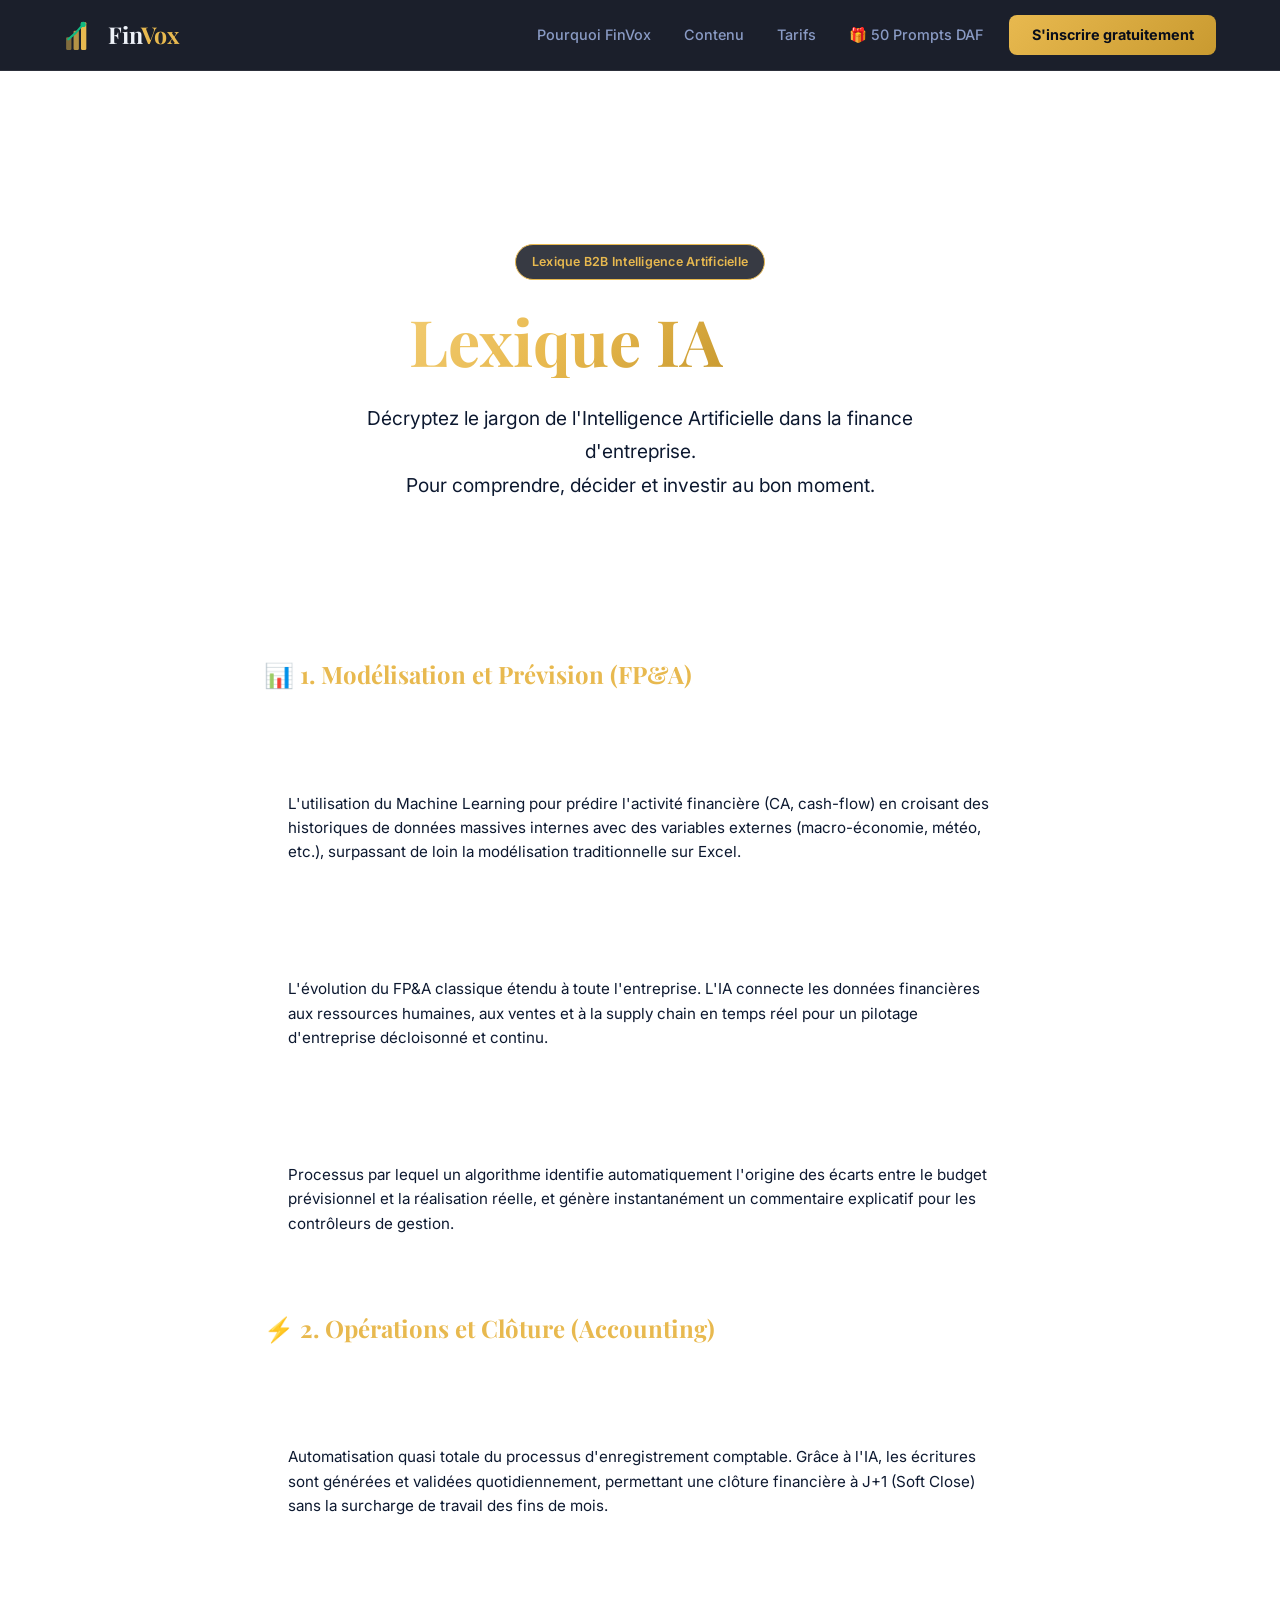
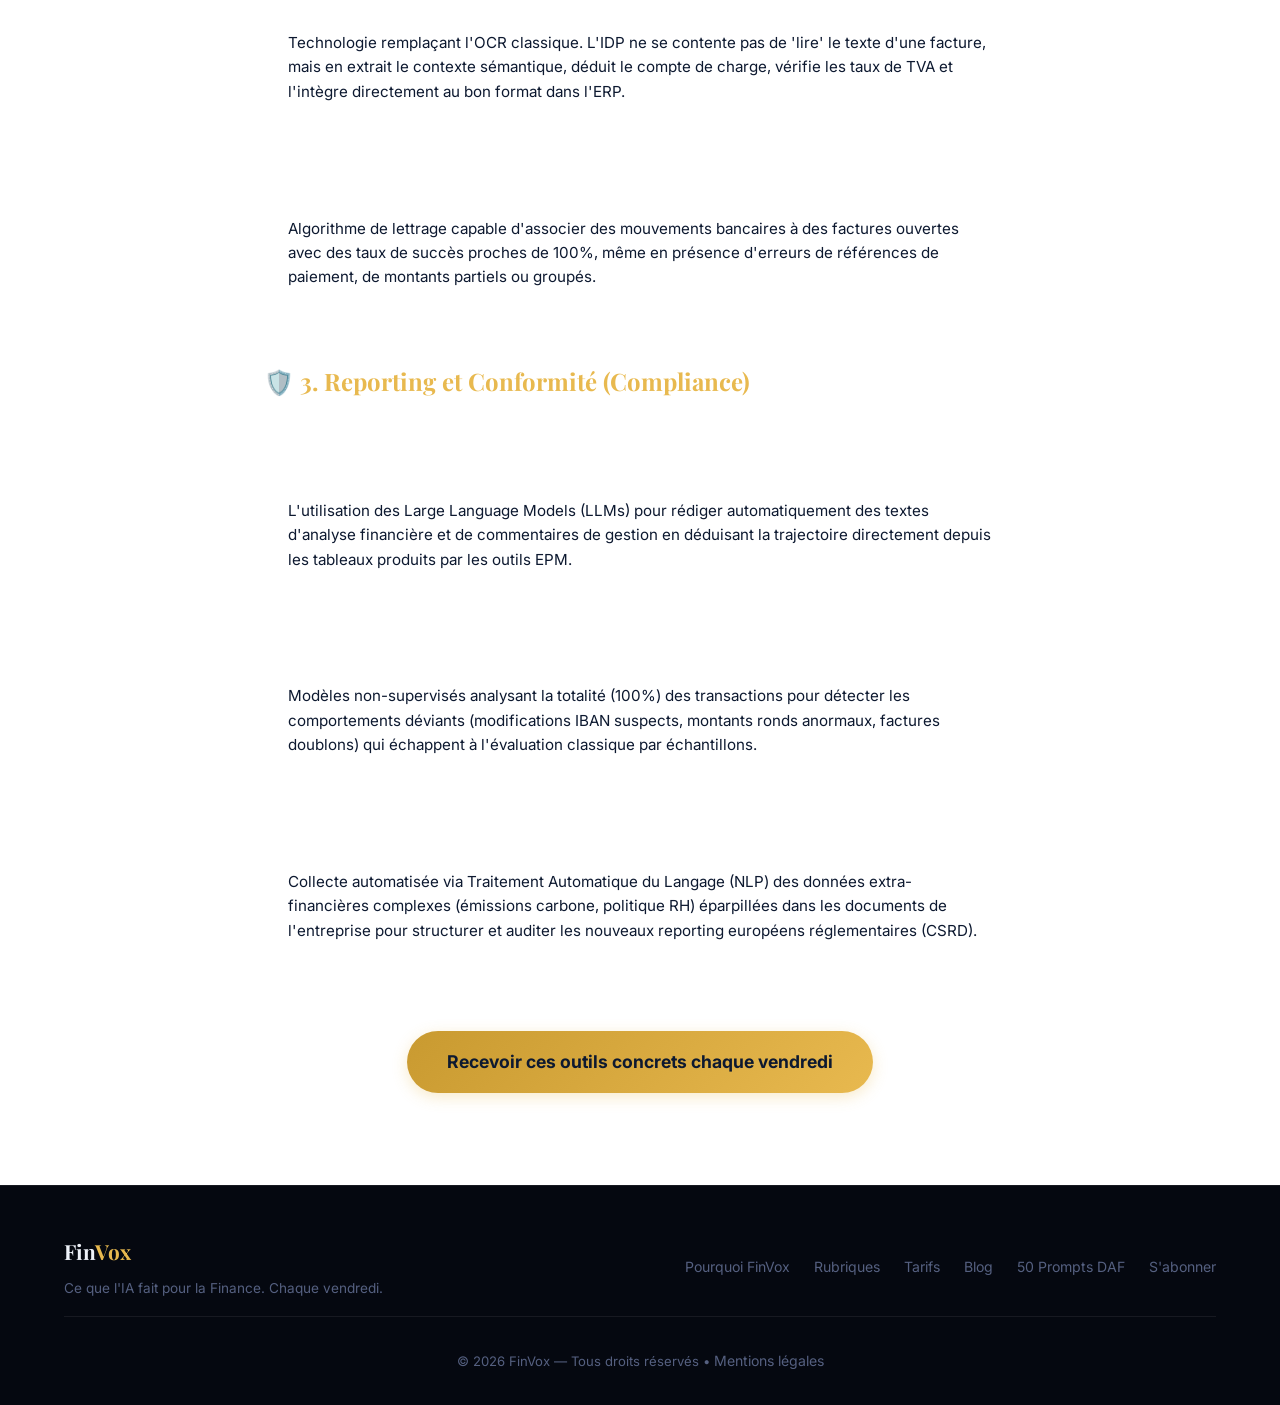
<file: lexique.html>
<!DOCTYPE html>
<html lang="fr">
<head>
    <meta charset="UTF-8">
    <meta name="viewport" content="width=device-width, initial-scale=1.0">
    <meta name="description" content="FinVox — La newsletter hebdomadaire qui traduit l'intelligence artificielle en avantages concrets pour les Directeurs Financiers. FP&A, forecasting, outils IA, CSRD. Chaque vendredi.">
    <meta name="keywords" content="IA finance, intelligence artificielle DAF, newsletter CFO, FP&A automatisé, forecasting IA, CSRD IA, outils IA directeur financier, prompt finance">
    <meta name="author" content="FinVox">
    <meta name="robots" content="index, follow">

    <!-- Open Graph -->
    <meta property="og:title" content="FinVox — L'IA au service de la Finance">
    <meta property="og:description" content="FP&A, forecasting, outils IA et prompts directement applicables à votre pratique financière. Chaque vendredi.">
    <meta property="og:type" content="website">
    <meta property="og:url" content="https://finvox.fr">
    <meta property="og:locale" content="fr_FR">

    <!-- Twitter Card -->
    <meta name="twitter:card" content="summary_large_image">
    <meta name="twitter:title" content="FinVox — L'IA au service de la Finance">
    <meta name="twitter:description" content="La newsletter francophone IA pour les Directeurs Financiers et CFO.">

    <title>Le Lexique de l'IA pour les DAF et Directeurs Financiers | FinVox</title>

    <!-- Favicon -->
    <link rel="icon" type="image/svg+xml" href="assets/favicon.svg">

    <!-- Google Fonts -->
    <link rel="preconnect" href="https://fonts.googleapis.com">
    <link rel="preconnect" href="https://fonts.gstatic.com" crossorigin>
    <link href="https://fonts.googleapis.com/css2?family=Inter:wght@300;400;500;600;700;800&family=Playfair+Display:wght@600;700&display=swap" rel="stylesheet">

    <!-- Stylesheet -->
    <link rel="stylesheet" href="css/style.css">

    <!-- Structured Data -->
    <script type="application/ld+json">
    {
        "@context": "https://schema.org",
        "@type": "Product",
        "name": "FinVox",
        "description": "Newsletter hebdomadaire francophone sur l'IA pour les Directeurs Financiers et CFO",
        "brand": { "@type": "Brand", "name": "FinVox" },
        "offers": [
            { "@type": "Offer", "name": "FinVox Gratuit", "price": "0", "priceCurrency": "EUR" },
            { "@type": "Offer", "name": "FinVox Pro", "price": "15", "priceCurrency": "EUR" }
        ]
    }
    </script>
</head>
<body>

    <!-- ========== 1. HEADER / NAVIGATION ========== -->
    <header class="header" id="header">
        <nav class="nav container">
            <a href="#" class="nav__logo">
                <svg class="nav__logo-icon" viewBox="0 0 32 32" fill="none" xmlns="http://www.w3.org/2000/svg">
                    <rect x="2" y="18" width="5" height="12" rx="1" fill="currentColor" opacity="0.5"/>
                    <rect x="9" y="12" width="5" height="18" rx="1" fill="currentColor" opacity="0.75"/>
                    <rect x="16" y="4" width="5" height="26" rx="1" fill="currentColor"/>
                    <polyline points="4,20 11,14 18,6" stroke="#10b981" stroke-width="2" stroke-linecap="round" stroke-linejoin="round" fill="none"/>
                    <circle cx="18" cy="6" r="2.5" fill="#10b981"/>
                </svg>
                <span class="nav__logo-text">Fin<span class="nav__logo-accent">Vox</span></span>
            </a>

            <button class="nav__toggle" id="navToggle" aria-label="Menu">
                <span></span><span></span><span></span>
            </button>

            <ul class="nav__menu" id="navMenu">
                <li><a href="#avantages" class="nav__link">Pourquoi FinVox</a></li>
                <li><a href="#contenu" class="nav__link">Contenu</a></li>
                <li><a href="#tarifs" class="nav__link">Tarifs</a></li>
                <li><a href="guide-prompts.html" class="nav__link">&#127873; 50 Prompts DAF</a></li>
                <li><a href="https://finvox.beehiiv.com/subscribe" class="nav__link nav__cta">S&#39;inscrire gratuitement</a></li>
            </ul>
        </nav>
    </header>

    
<main style="padding-top: 100px; padding-bottom: 60px; background: var(--navy);">
    <section class="hero" style="text-align: center; padding-bottom: 3rem; background: transparent;">
        <div class="container">
            <span class="badge" style="margin-bottom: 1.5rem; background: rgba(5,9,20,0.8); color: var(--gold); border-color: var(--gold);">Lexique B2B Intelligence Artificielle</span>
            <h1 class="hero__title" style="color: white;">Le <span class="hero__title-accent">Lexique IA</span> du DAF</h1>
            <p class="hero__subtitle" style="color: var(--gray-400); margin-top: 1rem;">Décryptez le jargon de l'Intelligence Artificielle dans la finance d'entreprise. <br>Pour comprendre, décider et investir au bon moment.</p>
        </div>
    </section>

    <section style="padding: 2rem 0;">
        <div class="container" style="max-width: 800px; margin: 0 auto;">

            <!-- Catégorie 1 -->
            <h2 style="color: var(--gold); font-family: var(--font-heading); font-size: 1.5rem; border-bottom: 1px solid var(--gray-800); padding-bottom: 0.5rem; margin-top: 2rem; margin-bottom: 1.5rem;">📊 1. Modélisation et Prévision (FP&A)</h2>

            <div style="background: var(--navy-light); border: 1px solid var(--gray-800); border-radius: var(--radius-md); padding: 1.5rem; margin-bottom: 1.5rem;">
                <h3 style="color: var(--white); font-size: 1.2rem; font-weight: 600; margin-bottom: 0.5rem;">Algorithmic Forecasting (Prévision algorithmique)</h3>
                <p style="color: var(--gray-400); font-size: 0.95rem; line-height: 1.6;">L'utilisation du Machine Learning pour prédire l'activité financière (CA, cash-flow) en croisant des historiques de données massives internes avec des variables externes (macro-économie, météo, etc.), surpassant de loin la modélisation traditionnelle sur Excel.</p>
            </div>

            <div style="background: var(--navy-light); border: 1px solid var(--gray-800); border-radius: var(--radius-md); padding: 1.5rem; margin-bottom: 1.5rem;">
                <h3 style="color: var(--white); font-size: 1.2rem; font-weight: 600; margin-bottom: 0.5rem;">xP&A (Extended Planning & Analysis)</h3>
                <p style="color: var(--gray-400); font-size: 0.95rem; line-height: 1.6;">L'évolution du FP&A classique étendu à toute l'entreprise. L'IA connecte les données financières aux ressources humaines, aux ventes et à la supply chain en temps réel pour un pilotage d'entreprise décloisonné et continu.</p>
            </div>

            <div style="background: var(--navy-light); border: 1px solid var(--gray-800); border-radius: var(--radius-md); padding: 1.5rem; margin-bottom: 1.5rem;">
                <h3 style="color: var(--white); font-size: 1.2rem; font-weight: 600; margin-bottom: 0.5rem;">Automated Variance Analysis (Analyse d'écarts automatisée)</h3>
                <p style="color: var(--gray-400); font-size: 0.95rem; line-height: 1.6;">Processus par lequel un algorithme identifie automatiquement l'origine des écarts entre le budget prévisionnel et la réalisation réelle, et génère instantanément un commentaire explicatif pour les contrôleurs de gestion.</p>
            </div>

            <!-- Catégorie 2 -->
            <h2 style="color: var(--gold); font-family: var(--font-heading); font-size: 1.5rem; border-bottom: 1px solid var(--gray-800); padding-bottom: 0.5rem; margin-top: 3rem; margin-bottom: 1.5rem;">⚡ 2. Opérations et Clôture (Accounting)</h2>

            <div style="background: var(--navy-light); border: 1px solid var(--gray-800); border-radius: var(--radius-md); padding: 1.5rem; margin-bottom: 1.5rem;">
                <h3 style="color: var(--white); font-size: 1.2rem; font-weight: 600; margin-bottom: 0.5rem;">Continuous Closing (Clôture en continu)</h3>
                <p style="color: var(--gray-400); font-size: 0.95rem; line-height: 1.6;">Automatisation quasi totale du processus d'enregistrement comptable. Grâce à l'IA, les écritures sont générées et validées quotidiennement, permettant une clôture financière à J+1 (Soft Close) sans la surcharge de travail des fins de mois.</p>
            </div>

            <div style="background: var(--navy-light); border: 1px solid var(--gray-800); border-radius: var(--radius-md); padding: 1.5rem; margin-bottom: 1.5rem;">
                <h3 style="color: var(--white); font-size: 1.2rem; font-weight: 600; margin-bottom: 0.5rem;">IDP (Intelligent Document Processing)</h3>
                <p style="color: var(--gray-400); font-size: 0.95rem; line-height: 1.6;">Technologie remplaçant l'OCR classique. L'IDP ne se contente pas de 'lire' le texte d'une facture, mais en extrait le contexte sémantique, déduit le compte de charge, vérifie les taux de TVA et l'intègre directement au bon format dans l'ERP.</p>
            </div>

            <div style="background: var(--navy-light); border: 1px solid var(--gray-800); border-radius: var(--radius-md); padding: 1.5rem; margin-bottom: 1.5rem;">
                <h3 style="color: var(--white); font-size: 1.2rem; font-weight: 600; margin-bottom: 0.5rem;">Smart Reconciliation (Auto-lettrage intelligent)</h3>
                <p style="color: var(--gray-400); font-size: 0.95rem; line-height: 1.6;">Algorithme de lettrage capable d'associer des mouvements bancaires à des factures ouvertes avec des taux de succès proches de 100%, même en présence d'erreurs de références de paiement, de montants partiels ou groupés.</p>
            </div>

            <!-- Catégorie 3 -->
            <h2 style="color: var(--gold); font-family: var(--font-heading); font-size: 1.5rem; border-bottom: 1px solid var(--gray-800); padding-bottom: 0.5rem; margin-top: 3rem; margin-bottom: 1.5rem;">🛡️ 3. Reporting et Conformité (Compliance)</h2>

            <div style="background: var(--navy-light); border: 1px solid var(--gray-800); border-radius: var(--radius-md); padding: 1.5rem; margin-bottom: 1.5rem;">
                <h3 style="color: var(--white); font-size: 1.2rem; font-weight: 600; margin-bottom: 0.5rem;">Narrative Reporting (Génération narrative)</h3>
                <p style="color: var(--gray-400); font-size: 0.95rem; line-height: 1.6;">L'utilisation des Large Language Models (LLMs) pour rédiger automatiquement des textes d'analyse financière et de commentaires de gestion en déduisant la trajectoire directement depuis les tableaux produits par les outils EPM.</p>
            </div>

            <div style="background: var(--navy-light); border: 1px solid var(--gray-800); border-radius: var(--radius-md); padding: 1.5rem; margin-bottom: 1.5rem;">
                <h3 style="color: var(--white); font-size: 1.2rem; font-weight: 600; margin-bottom: 0.5rem;">Anomaly Detection (Détection d'anomalies anti-fraude)</h3>
                <p style="color: var(--gray-400); font-size: 0.95rem; line-height: 1.6;">Modèles non-supervisés analysant la totalité (100%) des transactions pour détecter les comportements déviants (modifications IBAN suspects, montants ronds anormaux, factures doublons) qui échappent à l'évaluation classique par échantillons.</p>
            </div>

            <div style="background: var(--navy-light); border: 1px solid var(--gray-800); border-radius: var(--radius-md); padding: 1.5rem; margin-bottom: 1.5rem;">
                <h3 style="color: var(--white); font-size: 1.2rem; font-weight: 600; margin-bottom: 0.5rem;">AI-Driven CSRD (Reporting ESG automatisé)</h3>
                <p style="color: var(--gray-400); font-size: 0.95rem; line-height: 1.6;">Collecte automatisée via Traitement Automatique du Langage (NLP) des données extra-financières complexes (émissions carbone, politique RH) éparpillées dans les documents de l'entreprise pour structurer et auditer les nouveaux reporting européens réglementaires (CSRD).</p>
            </div>

            <div style="text-align: center; margin-top: 4rem;">
                <a href="index.html#newsletter" style="display: inline-block; background: linear-gradient(135deg, var(--gold-dark), var(--gold)); color: var(--navy); padding: 1rem 2.5rem; border-radius: 50px; font-weight: bold; text-decoration: none; font-size: 1.1rem; box-shadow: 0 4px 15px rgba(232, 185, 79, 0.3);">Recevoir ces outils concrets chaque vendredi</a>
            </div>
        </div>
    </section>
</main>


    <!-- ========== FOOTER ========== -->
    <footer class="footer">
        <div class="container">
            <div class="footer__inner">
                <div class="footer__brand">
                    <div class="footer__logo">Fin<span>Vox</span></div>
                    <div class="footer__tagline">Ce que l&#39;IA fait pour la Finance. Chaque vendredi.</div>
                </div>
                <div class="footer__links">
                    <a href="#avantages" class="footer__link">Pourquoi FinVox</a>
                    <a href="#contenu" class="footer__link">Rubriques</a>
                    <a href="#tarifs" class="footer__link">Tarifs</a>
                    <a href="blog.html" class="footer__link">Blog</a>
                    <a href="guide-prompts.html" class="footer__link">50 Prompts DAF</a>
                    <a href="https://finvox.beehiiv.com/subscribe" class="footer__link">S&#39;abonner</a>
                </div>
            </div>
            <div class="footer__copy">&copy; 2026 FinVox &mdash; Tous droits r&eacute;serv&eacute;s &bull; <a href="#" class="footer__link">Mentions l&eacute;gales</a></div>
        </div>
    </footer>

    <script src="js/main.js"></script>
</body>
</html>
</file>
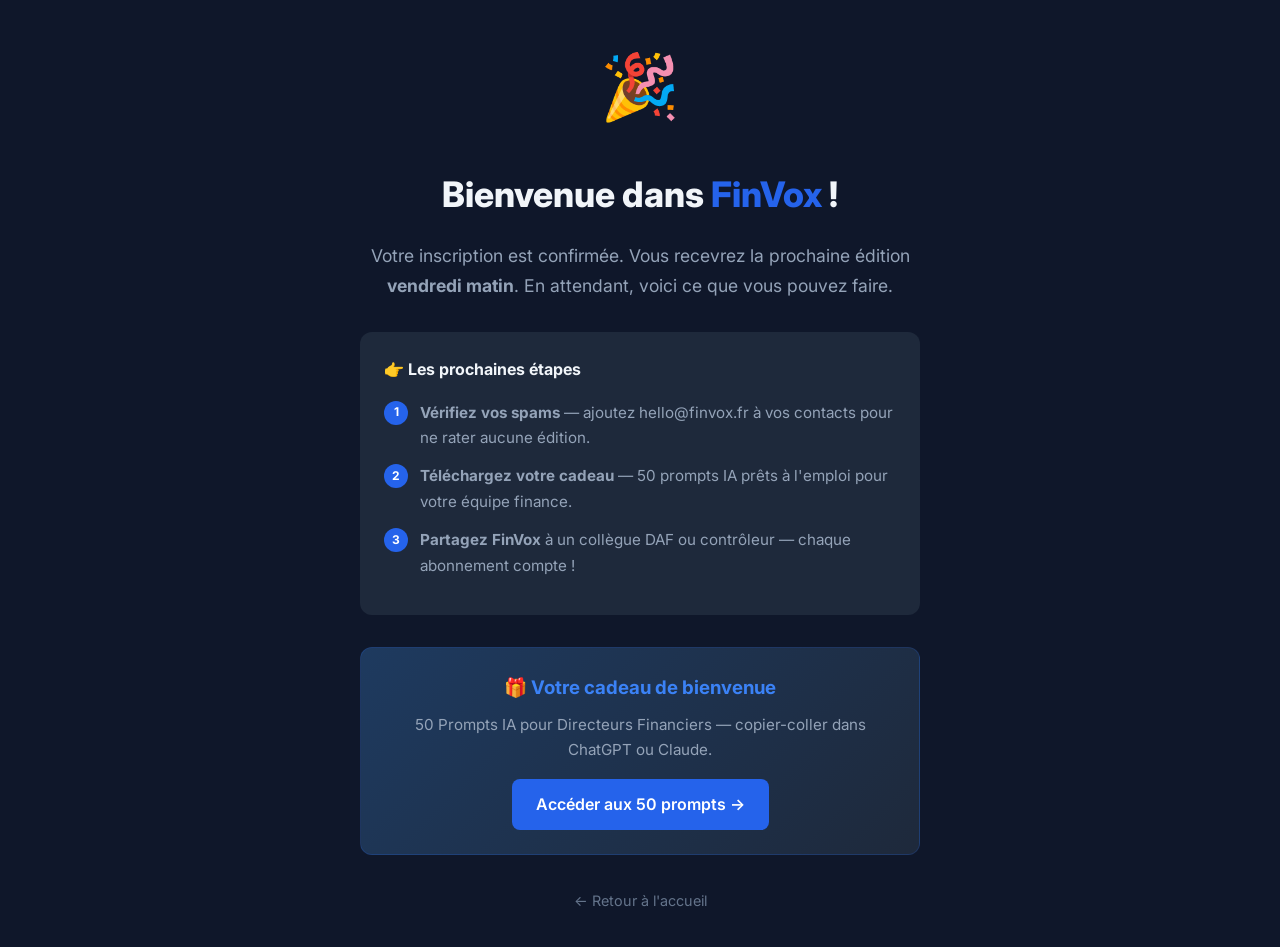
<file: merci.html>
<!DOCTYPE html>
<html lang="fr">
<head>
    <meta charset="UTF-8">
    <meta name="viewport" content="width=device-width, initial-scale=1.0">
    <title>Bienvenue dans FinVox !</title>
    <link rel="icon" type="image/svg+xml" href="../assets/favicon.svg">
    <link href="https://fonts.googleapis.com/css2?family=Inter:wght@400;600;700;800&display=swap" rel="stylesheet">
    <link rel="stylesheet" href="../css/style.css">
    <style>
        body { background: #0f172a; color: #f1f5f9; display:flex; align-items:center; justify-content:center; min-height:100vh; text-align:center; padding: 2rem; }
        .merci { max-width: 560px; }
        .merci__icon { font-size: 4rem; margin-bottom: 1.5rem; }
        .merci__title { font-size: 2.2rem; font-weight: 800; margin-bottom: 1rem; }
        .merci__title span { color: #2563eb; }
        .merci__text { font-size: 1.1rem; color: #94a3b8; line-height: 1.7; margin-bottom: 2rem; }
        .merci__steps { background: #1e293b; border-radius: 12px; padding: 1.5rem; text-align:left; margin-bottom: 2rem; }
        .merci__steps h3 { color: #f1f5f9; margin-bottom: 1rem; font-size: 1rem; }
        .merci__step { display:flex; gap: .75rem; align-items:flex-start; margin-bottom: .75rem; color: #94a3b8; font-size: .95rem; }
        .merci__step-num { background: #2563eb; color: white; border-radius: 50%; width: 24px; height: 24px; display:flex; align-items:center; justify-content:center; font-size: .75rem; font-weight: 700; flex-shrink: 0; margin-top: 1px; }
        .merci__gift { background: linear-gradient(135deg, #1e3a5f, #1e293b); border: 1px solid #2563eb33; border-radius: 12px; padding: 1.5rem; margin-bottom: 2rem; }
        .merci__gift h3 { color: #3b82f6; margin-bottom: .5rem; }
        .merci__gift p { color: #94a3b8; font-size: .95rem; margin-bottom: 1rem; }
        .btn--blue { background: #2563eb; color: white; padding: .75rem 1.5rem; border-radius: 8px; text-decoration: none; font-weight: 600; display: inline-block; }
        .btn--blue:hover { background: #1d4ed8; }
    </style>
</head>
<body>
    <div class="merci">
        <div class="merci__icon">&#127881;</div>
        <h1 class="merci__title">Bienvenue dans <span>FinVox</span>&nbsp;!</h1>
        <p class="merci__text">Votre inscription est confirm&eacute;e. Vous recevrez la prochaine &eacute;dition <strong>vendredi matin</strong>. En attendant, voici ce que vous pouvez faire.</p>

        <div class="merci__steps">
            <h3>&#128073; Les prochaines &eacute;tapes</h3>
            <div class="merci__step"><div class="merci__step-num">1</div><span><strong>V&eacute;rifiez vos spams</strong> — ajoutez hello@finvox.fr &agrave; vos contacts pour ne rater aucune &eacute;dition.</span></div>
            <div class="merci__step"><div class="merci__step-num">2</div><span><strong>T&eacute;l&eacute;chargez votre cadeau</strong> — 50 prompts IA pr&ecirc;ts &agrave; l&#39;emploi pour votre &eacute;quipe finance.</span></div>
            <div class="merci__step"><div class="merci__step-num">3</div><span><strong>Partagez FinVox</strong> &agrave; un coll&egrave;gue DAF ou contr&ocirc;leur — chaque abonnement compte&nbsp;!</span></div>
        </div>

        <div class="merci__gift">
            <h3>&#127873; Votre cadeau de bienvenue</h3>
            <p>50 Prompts IA pour Directeurs Financiers — copier-coller dans ChatGPT ou Claude.</p>
            <a href="../guide-prompts.html" class="btn--blue">Acc&eacute;der aux 50 prompts &rarr;</a>
        </div>

        <a href="../index.html" style="color: #64748b; font-size: .9rem;">&#8592; Retour &agrave; l&#39;accueil</a>
    </div>
</body>
</html>
</file>
<file: css/style.css>
/* ============================================
   FinVox — Landing Page Styles v2
   Premium Finance Dark Theme
   Midnight #080d1a | Gold #e8b94f | Blue #4f8ef7 | Slate #1a2540
   Inter (body) + Playfair Display (headings)
   ============================================ */

:root {
    /* Brand Colors */
    --midnight: #080d1a;
    --midnight-soft: #0e1829;
    --slate: #1a2540;
    --slate-light: #243155;
    --gold: #e8b94f;
    --gold-light: #f2cc72;
    --gold-dark: #c99a30;
    --gold-muted: rgba(232,185,79,.15);
    --blue: #4f8ef7;
    --blue-light: #7aabff;
    --blue-muted: rgba(79,142,247,.12);
    --white: #ffffff;
    --text-primary: #eef2f9;
    --text-secondary: #8a9bc5;
    --text-muted: #556080;
    --border: rgba(255,255,255,.07);
    --border-hover: rgba(232,185,79,.35);
    --card-bg: #0e1829;
    --card-bg-hover: #111e35;
    /* Light Sections */
    --light-bg: #f7f9fc;
    --light-card: #ffffff;
    --light-text: #0d1930;
    --light-text-2: #4a5568;
    --light-border: #e2e8f0;
    /* Shadows */
    --shadow-sm: 0 2px 8px rgba(0,0,0,.25);
    --shadow-md: 0 4px 20px rgba(0,0,0,.35);
    --shadow-lg: 0 8px 40px rgba(0,0,0,.4);
    --shadow-gold: 0 6px 30px rgba(232,185,79,.2);
    --shadow-blue: 0 6px 30px rgba(79,142,247,.2);
    /* Layout */
    --radius-sm: 8px;
    --radius-md: 14px;
    --radius-lg: 22px;
    --ease: .3s cubic-bezier(.4, 0, .2, 1);
    --font-body: 'Inter', -apple-system, BlinkMacSystemFont, sans-serif;
    --font-heading: 'Playfair Display', Georgia, serif;
}

/* --- Reset --- */
*, *::before, *::after { margin: 0; padding: 0; box-sizing: border-box; }
html { scroll-behavior: smooth; -webkit-font-smoothing: antialiased; -moz-osx-font-smoothing: grayscale; }
body { font-family: var(--font-body); font-size: 16px; line-height: 1.7; color: var(--light-text); background: var(--white); overflow-x: hidden; }
img { max-width: 100%; display: block; }
a { text-decoration: none; color: inherit; }
ul { list-style: none; }
button { cursor: pointer; border: none; background: none; font-family: inherit; }
input { font-family: inherit; }

/* --- Container --- */
.container { width: 100%; max-width: 1200px; margin: 0 auto; padding: 0 1.5rem; }

/* --- Section Header --- */
.section-header { text-align: center; margin-bottom: 3.5rem; }
.section-tag {
    display: inline-block; font-size: .75rem; font-weight: 700;
    letter-spacing: .18em; text-transform: uppercase; color: var(--gold);
    background: var(--gold-muted); border: 1px solid rgba(232,185,79,.2);
    padding: .4rem 1.2rem; border-radius: 50px; margin-bottom: 1rem;
}
.section-title {
    font-family: var(--font-heading); font-size: clamp(1.75rem, 4vw, 2.75rem);
    font-weight: 700; color: var(--light-text); line-height: 1.2; margin-bottom: .75rem;
}
.section-subtitle { font-size: 1.05rem; color: var(--light-text-2); max-width: 600px; margin: 0 auto; line-height: 1.7; }

/* Dark section variants */
.section-tag--dark { color: var(--gold); background: var(--gold-muted); border-color: rgba(232,185,79,.2); }
.section-title--dark { color: var(--text-primary); }
.section-subtitle--dark { color: var(--text-secondary); }

/* --- Buttons --- */
.btn {
    display: inline-flex; align-items: center; gap: .5rem;
    font-size: 1rem; font-weight: 600; padding: .9rem 1.8rem;
    border-radius: var(--radius-sm); transition: all var(--ease);
    border: 2px solid transparent; white-space: nowrap; cursor: pointer;
}
.btn__arrow { width: 18px; height: 18px; transition: transform var(--ease); }
.btn:hover .btn__arrow { transform: translateX(4px); }
.btn--gold {
    background: linear-gradient(135deg, var(--gold), var(--gold-dark));
    color: var(--midnight); box-shadow: var(--shadow-gold); font-weight: 700;
}
.btn--gold:hover {
    background: linear-gradient(135deg, var(--gold-light), var(--gold));
    transform: translateY(-2px); box-shadow: 0 10px 40px rgba(232,185,79,.35);
}
.btn--primary {
    background: linear-gradient(135deg, var(--slate), var(--slate-light));
    color: var(--white); box-shadow: var(--shadow-md);
}
.btn--primary:hover {
    background: linear-gradient(135deg, var(--slate-light), var(--slate));
    transform: translateY(-2px);
}
.btn--outline-gold { border-color: var(--gold); color: var(--gold); background: transparent; }
.btn--outline-gold:hover { background: var(--gold); color: var(--midnight); transform: translateY(-2px); }
.btn--outline { border-color: var(--light-border); color: var(--light-text-2); background: transparent; }
.btn--outline:hover { border-color: var(--gold); color: var(--gold); transform: translateY(-2px); }

/* --- Scroll Animations --- */
.fade-in { opacity: 0; transform: translateY(24px); transition: opacity .7s ease-out, transform .7s ease-out; }
.fade-in.visible { opacity: 1; transform: translateY(0); }

/* ============================================
   1. HEADER
   ============================================ */
.header {
    position: fixed; top: 0; left: 0; right: 0; z-index: 1000;
    background: rgba(8,13,26,.92); backdrop-filter: blur(24px);
    -webkit-backdrop-filter: blur(24px);
    border-bottom: 1px solid var(--border); transition: all var(--ease);
}
.header--scrolled { border-bottom-color: rgba(232,185,79,.15); box-shadow: 0 4px 30px rgba(0,0,0,.4); }
.nav { display: flex; align-items: center; justify-content: space-between; height: 70px; }
.nav__logo { display: flex; align-items: center; gap: .6rem; }
.nav__logo-icon { width: 34px; height: 34px; color: var(--gold); }
.nav__logo-text { font-family: var(--font-heading); font-size: 1.45rem; font-weight: 700; color: var(--text-primary); }
.nav__logo-accent { color: var(--gold); }

.nav__toggle { display: flex; flex-direction: column; gap: 5px; padding: 8px; z-index: 1001; }
.nav__toggle span { display: block; width: 24px; height: 2px; background: var(--text-primary); border-radius: 2px; transition: all var(--ease); }
.nav__toggle.active span:nth-child(1) { transform: rotate(45deg) translate(5px, 5px); }
.nav__toggle.active span:nth-child(2) { opacity: 0; }
.nav__toggle.active span:nth-child(3) { transform: rotate(-45deg) translate(5px, -5px); }

.nav__menu {
    position: fixed; top: 0; right: -100%; width: 80%; max-width: 350px;
    height: 100vh; background: var(--midnight-soft); display: flex; flex-direction: column;
    align-items: flex-start; padding: 100px 2rem 2rem; gap: .5rem;
    transition: right var(--ease); box-shadow: var(--shadow-lg); border-left: 1px solid var(--border);
}
.nav__menu.active { right: 0; }
.nav__link {
    font-size: 1rem; font-weight: 500; color: var(--text-secondary);
    padding: .75rem 0; transition: color var(--ease); position: relative;
}
.nav__link:hover { color: var(--gold); }
.nav__cta {
    margin-top: 1rem;
    background: linear-gradient(135deg, var(--gold), var(--gold-dark));
    color: var(--midnight) !important; padding: .7rem 1.4rem !important;
    border-radius: var(--radius-sm); font-weight: 700;
}
.nav__cta:hover { background: linear-gradient(135deg, var(--gold-light), var(--gold)); }

@media (min-width: 768px) {
    .nav__toggle { display: none; }
    .nav__menu {
        position: static; width: auto; max-width: none; height: auto;
        flex-direction: row; align-items: center; padding: 0; gap: .25rem;
        box-shadow: none; background: transparent; border-left: none;
    }
    .nav__link { padding: .5rem .9rem; font-size: .9rem; }
    .nav__link::after {
        content: ''; position: absolute; bottom: -2px; left: .9rem; right: .9rem;
        height: 2px; background: var(--gold); transform: scaleX(0); transition: transform var(--ease);
    }
    .nav__link:hover::after { transform: scaleX(1); }
    .nav__cta { margin-top: 0; margin-left: .5rem; }
    .nav__cta::after { display: none; }
}

/* ============================================
   2. HERO — Dark Premium
   ============================================ */
.hero {
    position: relative; padding: 9rem 0 6rem;
    background: var(--midnight);
    overflow: hidden;
}
.hero__bg-pattern {
    position: absolute; inset: 0;
    background:
        radial-gradient(ellipse 80% 60% at 50% -10%, rgba(232,185,79,.08) 0%, transparent 60%),
        radial-gradient(ellipse 60% 40% at 80% 110%, rgba(79,142,247,.06) 0%, transparent 50%),
        radial-gradient(ellipse 40% 30% at 10% 80%, rgba(232,185,79,.04) 0%, transparent 50%);
    pointer-events: none;
}
.hero__bg-grid {
    position: absolute; inset: 0;
    background-image: linear-gradient(rgba(255,255,255,.025) 1px, transparent 1px),
        linear-gradient(90deg, rgba(255,255,255,.025) 1px, transparent 1px);
    background-size: 60px 60px;
    pointer-events: none;
    mask-image: radial-gradient(ellipse 80% 80% at 50% 0%, black 30%, transparent 100%);
}

.hero .container { position: relative; text-align: center; }

.hero__badges {
    display: flex; flex-wrap: wrap; justify-content: center; gap: .5rem; margin-bottom: 2.5rem;
}
.badge {
    display: inline-flex; align-items: center; gap: .4rem;
    font-size: .78rem; font-weight: 600;
    padding: .4rem 1rem; border-radius: 50px;
    border: 1px solid var(--border); color: var(--text-secondary);
    background: rgba(255,255,255,.04); letter-spacing: .02em;
    backdrop-filter: blur(8px);
}
.badge--new {
    background: rgba(232,185,79,.1); border-color: rgba(232,185,79,.3);
    color: var(--gold);
}

.hero__title {
    font-family: var(--font-heading);
    font-size: clamp(2.2rem, 6vw, 4rem);
    font-weight: 700; color: var(--text-primary);
    line-height: 1.15; margin-bottom: 1.5rem;
    text-align: center;
}
.hero__title-accent {
    background: linear-gradient(135deg, var(--gold-light), var(--gold), var(--gold-dark));
    -webkit-background-clip: text; -webkit-text-fill-color: transparent; background-clip: text;
    display: inline-block;
}

.hero__subtitle {
    font-size: clamp(1.05rem, 2.2vw, 1.2rem);
    color: var(--text-secondary); line-height: 1.75;
    margin: 0 auto 2.5rem; max-width: 580px; text-align: center;
}

.hero__form { max-width: 520px; margin: 0 auto 1.5rem; }
.hero__form-group { display: flex; flex-direction: column; gap: .75rem; }
.hero__input {
    width: 100%; padding: 1rem 1.25rem; font-size: 1rem;
    border: 1.5px solid var(--border); border-radius: var(--radius-sm);
    background: rgba(255,255,255,.05); color: var(--text-primary);
    transition: all var(--ease); outline: none;
}
.hero__input:focus { border-color: var(--gold); box-shadow: 0 0 0 4px rgba(232,185,79,.12); }
.hero__input::placeholder { color: var(--text-muted); }
.hero__btn { width: 100%; justify-content: center; padding: 1rem; font-size: 1rem; }

@media (min-width: 540px) {
    .hero__form-group { flex-direction: row; }
    .hero__btn { width: auto; flex-shrink: 0; }
}

.hero__form-note {
    text-align: center; font-size: .83rem; color: var(--text-muted); margin-top: .75rem;
}

.hero__stats {
    display: flex; flex-wrap: wrap; justify-content: center;
    gap: .5rem 2rem; margin-top: 3rem; padding-top: 2.5rem;
    border-top: 1px solid var(--border);
}
.hero__stat {
    display: flex; flex-direction: column; align-items: center; gap: .2rem;
}
.hero__stat strong {
    font-size: 1.5rem; font-weight: 800; color: var(--gold);
    font-family: var(--font-heading);
}
.hero__stat span { font-size: .8rem; color: var(--text-secondary); text-transform: uppercase; letter-spacing: .08em; }

/* ============================================
   3. PROBLEMS — Light section
   ============================================ */
.problems { padding: 6rem 0; background: var(--light-bg); }
.problems__grid { display: grid; grid-template-columns: 1fr; gap: 1.5rem; margin-bottom: 3rem; }
@media (min-width: 768px) { .problems__grid { grid-template-columns: repeat(2, 1fr); gap: 1.5rem; } }
@media (min-width: 1024px) { .problems__grid { grid-template-columns: repeat(4, 1fr); } }

.problem-card {
    padding: 1.75rem; border-radius: var(--radius-md);
    border: 1px solid var(--light-border); background: var(--light-card);
    transition: all var(--ease); text-align: center;
    box-shadow: 0 2px 8px rgba(0,0,0,.04);
}
.problem-card:hover {
    border-color: var(--gold); box-shadow: 0 8px 30px rgba(232,185,79,.12);
    transform: translateY(-4px);
}
.problem-card__icon { font-size: 2.5rem; margin-bottom: 1rem; }
.problem-card__title {
    font-family: var(--font-heading); font-size: 1.05rem;
    font-weight: 700; color: var(--light-text); margin-bottom: .6rem; line-height: 1.3;
}
.problem-card__text { font-size: .9rem; color: var(--light-text-2); line-height: 1.65; }

.problems__solution {
    text-align: center; margin-top: 1rem;
}
.problems__solution p {
    display: inline-block; font-size: 1.05rem; padding: 1.25rem 2rem;
    background: linear-gradient(135deg, rgba(8,13,26,.04), rgba(232,185,79,.06));
    border: 1px solid rgba(232,185,79,.25); border-radius: var(--radius-lg);
    color: var(--light-text); max-width: 700px;
}
.problems__solution strong { color: #b8860b; }

/* ============================================
   4. CONTENT / RUBRICS — Dark section
   ============================================ */
.content-section { padding: 6rem 0; background: var(--midnight); }
.rubrics__grid { display: grid; grid-template-columns: 1fr; gap: 1rem; }
@media (min-width: 540px) { .rubrics__grid { grid-template-columns: repeat(2, 1fr); } }
@media (min-width: 1024px) { .rubrics__grid { grid-template-columns: repeat(3, 1fr); } }

.rubric-card {
    position: relative; padding: 1.75rem; background: var(--card-bg);
    border-radius: var(--radius-md); border: 1px solid var(--border);
    transition: all var(--ease); overflow: hidden;
}
.rubric-card::before {
    content: ''; position: absolute; top: 0; left: 0; right: 0; height: 2px;
    background: linear-gradient(90deg, transparent, var(--gold), transparent);
    opacity: 0; transition: opacity var(--ease);
}
.rubric-card:hover {
    border-color: rgba(232,185,79,.3); background: var(--card-bg-hover);
    transform: translateY(-4px); box-shadow: var(--shadow-gold);
}
.rubric-card:hover::before { opacity: 1; }
.rubric-card__num {
    position: absolute; top: 1rem; right: 1.25rem;
    font-size: 3rem; font-weight: 800; color: rgba(255,255,255,.04);
    line-height: 1; font-family: var(--font-heading);
}
.rubric-card__icon { font-size: 2.25rem; margin-bottom: 1rem; }
.rubric-card__title {
    font-family: var(--font-heading); font-size: 1.1rem;
    font-weight: 700; color: var(--text-primary); margin-bottom: .5rem;
}
.rubric-card__desc { font-size: .88rem; color: var(--text-secondary); line-height: 1.65; }

/* ============================================
   5. PREVIEW / MOCKUP — Light section
   ============================================ */
.preview { padding: 6rem 0; background: var(--light-bg); }
.preview__mockup { max-width: 680px; margin: 0 auto; }
.mockup {
    border-radius: var(--radius-lg); border: 1px solid var(--light-border);
    background: var(--light-card); box-shadow: 0 20px 60px rgba(0,0,0,.12); overflow: hidden;
}
.mockup__header {
    background: linear-gradient(135deg, var(--midnight), var(--slate));
    padding: 2rem; text-align: center; color: var(--text-primary);
    border-bottom: 2px solid var(--gold);
}
.mockup__logo { font-family: var(--font-heading); font-size: 1.75rem; font-weight: 700; margin-bottom: .25rem; }
.mockup__logo span { color: var(--gold); }
.mockup__date { font-size: .85rem; color: var(--text-secondary); }
.mockup__content { padding: 2rem; }
.mockup__section {
    padding: 1.25rem 0; border-bottom: 1px solid var(--light-border);
}
.mockup__section:last-child { border-bottom: none; }
.mockup__section-tag {
    display: inline-block; font-size: .72rem; font-weight: 700;
    text-transform: uppercase; letter-spacing: .15em;
    color: var(--gold-dark); background: rgba(232,185,79,.1);
    padding: .25rem .75rem; border-radius: 50px; margin-bottom: .6rem;
}
.mockup__section-title { font-size: 1rem; font-weight: 700; color: var(--light-text); margin-bottom: .4rem; }
.mockup__section-text { font-size: .88rem; color: var(--light-text-2); line-height: 1.6; }
.mockup__section-link { font-size: .83rem; color: var(--blue); font-weight: 600; margin-top: .4rem; display: inline-block; }

/* ============================================
   6. TESTIMONIALS — Dark section
   ============================================ */
.testimonials { padding: 6rem 0; background: var(--midnight-soft); }
.testimonials__grid { display: grid; grid-template-columns: 1fr; gap: 1.25rem; }
@media (min-width: 768px) { .testimonials__grid { grid-template-columns: repeat(3, 1fr); } }

.testimonial-card {
    padding: 2rem; border-radius: var(--radius-md);
    border: 1px solid var(--border); background: var(--card-bg);
    transition: all var(--ease);
}
.testimonial-card:hover { border-color: rgba(232,185,79,.2); box-shadow: var(--shadow-md); transform: translateY(-3px); }
.testimonial-stars { color: var(--gold); font-size: 1rem; margin-bottom: 1rem; letter-spacing: 2px; }
.testimonial-text {
    font-size: .95rem; color: var(--text-secondary); line-height: 1.7;
    margin-bottom: 1.5rem; font-style: italic;
}
.testimonial-author { display: flex; align-items: center; gap: .75rem; }
.testimonial-avatar {
    width: 44px; height: 44px; border-radius: 50%;
    background: linear-gradient(135deg, var(--gold), var(--gold-dark));
    display: flex; align-items: center; justify-content: center;
    font-weight: 800; color: var(--midnight); font-size: 1rem; flex-shrink: 0;
}
.testimonial-name { font-weight: 700; color: var(--text-primary); font-size: .95rem; }
.testimonial-role { font-size: .82rem; color: var(--text-muted); }

/* ============================================
   7. PRICING — Light section
   ============================================ */
.pricing { padding: 6rem 0; background: var(--white); }
.pricing__grid { display: grid; grid-template-columns: 1fr; gap: 1.5rem; max-width: 860px; margin: 0 auto; }
@media (min-width: 640px) { .pricing__grid { grid-template-columns: repeat(2, 1fr); } }

.pricing-card {
    border-radius: var(--radius-lg); border: 2px solid var(--light-border);
    background: var(--light-card); padding: 2.5rem 2rem;
    transition: all var(--ease); position: relative; overflow: hidden;
}
.pricing-card--featured {
    border-color: var(--gold); box-shadow: 0 0 40px rgba(232,185,79,.15);
    background: linear-gradient(160deg, #fff 0%, #fffbf0 100%);
}
.pricing-badge {
    position: absolute; top: 1.25rem; right: 1.25rem;
    background: linear-gradient(135deg, var(--gold), var(--gold-dark));
    color: var(--midnight); font-size: .72rem; font-weight: 800;
    padding: .3rem .9rem; border-radius: 50px; text-transform: uppercase; letter-spacing: .1em;
}
.pricing-plan { font-size: .8rem; font-weight: 700; text-transform: uppercase; letter-spacing: .15em; color: var(--text-muted); margin-bottom: .75rem; }
.pricing-card--featured .pricing-plan { color: var(--gold-dark); }
.pricing-price {
    font-family: var(--font-heading); font-size: 3rem; font-weight: 700;
    color: var(--light-text); line-height: 1; margin-bottom: .25rem;
}
.pricing-price sup { font-size: 1.25rem; vertical-align: super; }
.pricing-price span { font-size: 1rem; font-weight: 400; color: var(--light-text-2); }
.pricing-desc { font-size: .9rem; color: var(--light-text-2); margin-bottom: 1.75rem; line-height: 1.5; margin-top: .5rem; }
.pricing-features { margin-bottom: 2rem; }
.pricing-feature {
    display: flex; align-items: flex-start; gap: .65rem;
    font-size: .9rem; color: var(--light-text-2); padding: .45rem 0;
    border-bottom: 1px solid var(--light-border);
}
.pricing-feature:last-child { border-bottom: none; }
.pricing-feature-icon { color: var(--gold); font-size: 1rem; flex-shrink: 0; margin-top: .05rem; }
.pricing-cta { width: 100%; justify-content: center; padding: .9rem; font-size: 1rem; }

/* ============================================
   8. FAQ — Light section
   ============================================ */
.faq { padding: 6rem 0; background: var(--light-bg); }
.faq__list { max-width: 720px; margin: 0 auto; }
.faq-item {
    border-bottom: 1px solid var(--light-border); padding: 1.5rem 0;
}
.faq-item:first-child { border-top: 1px solid var(--light-border); }
.faq-question {
    display: flex; align-items: center; justify-content: space-between;
    cursor: pointer; gap: 1rem;
}
.faq-question h3 { font-size: 1rem; font-weight: 600; color: var(--light-text); line-height: 1.4; }
.faq-icon {
    width: 28px; height: 28px; border-radius: 50%;
    background: var(--gold-muted); border: 1px solid rgba(232,185,79,.2);
    display: flex; align-items: center; justify-content: center;
    color: var(--gold); font-size: 1.25rem; flex-shrink: 0; transition: all var(--ease);
}
.faq-item.open .faq-icon { background: var(--gold); color: var(--midnight); transform: rotate(45deg); }
.faq-answer { display: none; padding-top: 1rem; font-size: .93rem; color: var(--light-text-2); line-height: 1.7; }
.faq-item.open .faq-answer { display: block; }

/* ============================================
   9. CTA FINAL — Dark section
   ============================================ */
.cta-final {
    padding: 6rem 0;
    background: var(--midnight);
    text-align: center;
    position: relative; overflow: hidden;
}
.cta-final::before {
    content: ''; position: absolute; inset: 0;
    background: radial-gradient(ellipse 70% 60% at 50% 50%, rgba(232,185,79,.06) 0%, transparent 70%);
    pointer-events: none;
}
.cta-final__title {
    font-family: var(--font-heading);
    font-size: clamp(1.75rem, 4vw, 2.75rem);
    font-weight: 700; color: var(--text-primary); margin-bottom: 1rem; position: relative;
}
.cta-final__subtitle { font-size: 1.05rem; color: var(--text-secondary); max-width: 520px; margin: 0 auto 2.5rem; position: relative; }
.cta-final__form { max-width: 500px; margin: 0 auto; position: relative; }
.cta-final__form .hero__form-group { display: flex; flex-direction: column; gap: .75rem; }
@media (min-width: 540px) {
    .cta-final__form .hero__form-group { flex-direction: row; }
    .cta-final__form .hero__btn { width: auto; flex-shrink: 0; }
}
.cta-final__form .hero__btn { width: 100%; justify-content: center; }
.cta-final__note { font-size: .82rem; color: var(--text-muted); margin-top: .75rem; position: relative; }

/* ============================================
   10. FOOTER
   ============================================ */
.footer {
    background: #050810; padding: 3rem 0 2rem;
    border-top: 1px solid var(--border); color: var(--text-muted);
}
.footer__inner { display: flex; flex-direction: column; gap: 2rem; }
@media (min-width: 768px) { .footer__inner { flex-direction: row; align-items: center; justify-content: space-between; } }
.footer__brand { display: flex; flex-direction: column; gap: .5rem; }
.footer__logo { font-family: var(--font-heading); font-size: 1.3rem; color: var(--text-primary); font-weight: 700; }
.footer__logo span { color: var(--gold); }
.footer__tagline { font-size: .85rem; color: var(--text-muted); }
.footer__links { display: flex; flex-wrap: wrap; gap: 1.5rem; }
.footer__link { font-size: .88rem; color: var(--text-muted); transition: color var(--ease); }
.footer__link:hover { color: var(--gold); }
.footer__copy { font-size: .82rem; text-align: center; padding-top: 2rem; border-top: 1px solid var(--border); margin-top: 1rem; }

/* ============================================
   UTILITIES
   ============================================ */
.text-center { text-align: center; }
.text-gold { color: var(--gold); }
.bg-dark { background: var(--midnight); }
.bg-light { background: var(--light-bg); }

/* Scrollbar */
::-webkit-scrollbar { width: 6px; }
::-webkit-scrollbar-track { background: var(--midnight); }
::-webkit-scrollbar-thumb { background: var(--slate-light); border-radius: 3px; }
::-webkit-scrollbar-thumb:hover { background: var(--gold); }

/* Selection */
::selection { background: rgba(232,185,79,.25); color: var(--text-primary); }
</file>
